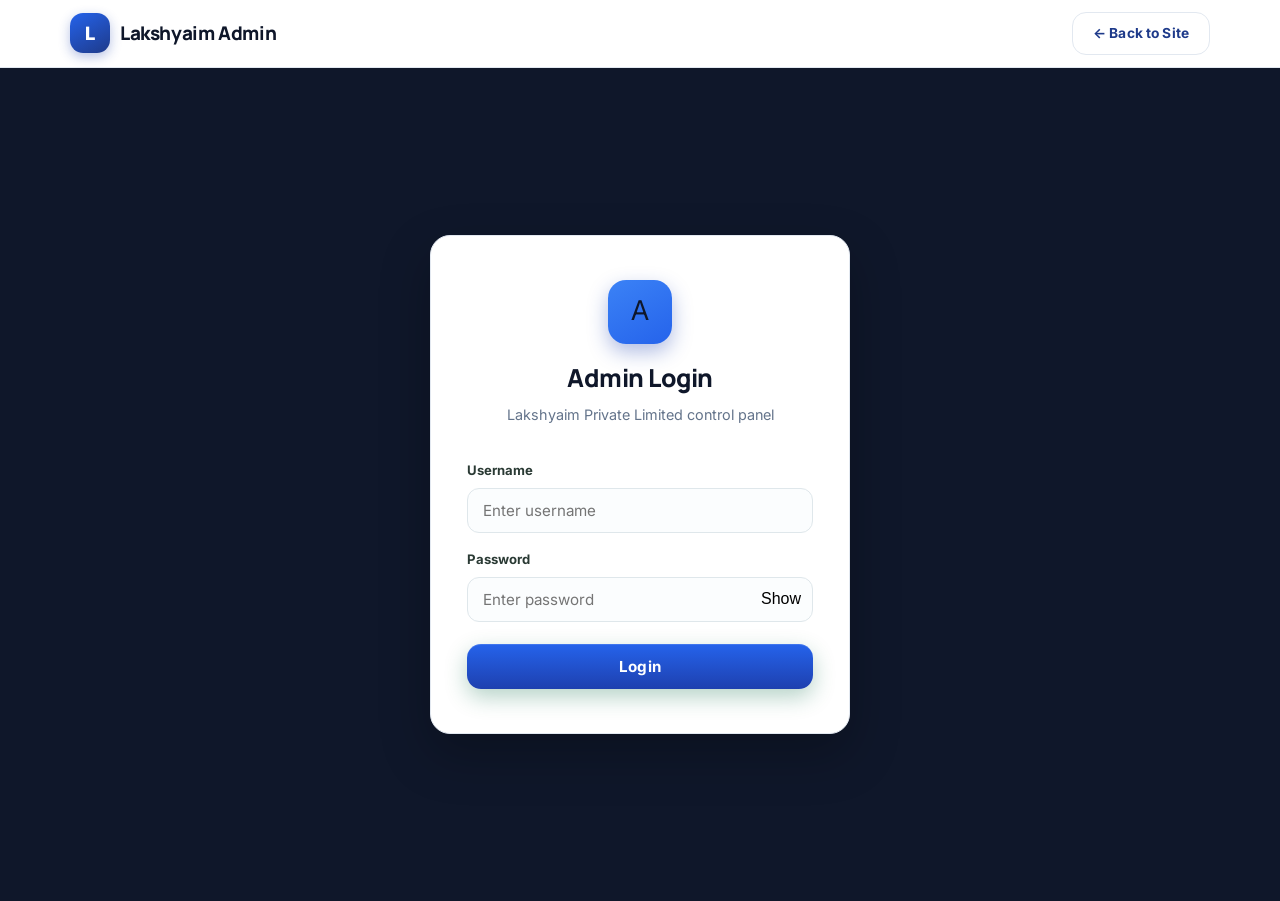
<file: admin.html>
﻿<!DOCTYPE html>
<html lang="en">
<head>
  <meta charset="UTF-8" />
  <meta name="viewport" content="width=device-width, initial-scale=1.0" />
  <title>Admin - Lakshyaim Private Limited</title>
  <link rel="icon" href="data:image/svg+xml,%3Csvg xmlns='http://www.w3.org/2000/svg' viewBox='0 0 100 100'%3E%3Crect width='100' height='100' rx='22' fill='%230d9b64'/%3E%3Ctext x='50' y='70' font-size='58' text-anchor='middle' fill='white' font-family='sans-serif' font-weight='800'%3EL%3C/text%3E%3C/svg%3E" />
  <link rel="preconnect" href="https://fonts.googleapis.com" />
  <link rel="preconnect" href="https://fonts.gstatic.com" crossorigin />
  <link href="https://fonts.googleapis.com/css2?family=Manrope:wght@500;600;700;800&family=Inter:wght@400;500;600;700;800&display=swap" rel="stylesheet" />
  <script>(function(){try{var t=localStorage.getItem('lakshyaim_theme');if(t)document.documentElement.setAttribute('data-theme',t);}catch(e){}})();</script>
  <link rel="stylesheet" href="styles.css?v=20261147" />
  <link rel="stylesheet" href="admin.css?v=20261147" />
  <link rel="manifest" href="manifest.json" />
  <meta name="theme-color" content="#1e40af" />
  <meta name="apple-mobile-web-app-capable" content="yes" />
  <meta name="apple-mobile-web-app-status-bar-style" content="default" />
  <meta name="apple-mobile-web-app-title" content="Lakshyaim" />
  <link rel="apple-touch-icon" href="data:image/svg+xml,%3Csvg xmlns='http://www.w3.org/2000/svg' viewBox='0 0 192 192'%3E%3Crect width='192' height='192' rx='40' fill='%231e40af'/%3E%3Ctext x='96' y='128' font-size='100' text-anchor='middle' fill='white' font-family='sans-serif' font-weight='800'%3EL%3C/text%3E%3C/svg%3E" />
</head>
<body class="admin-body">

  <!-- ===== Login header (login screen ke waqt hi dikhta hai) ===== -->
  <header class="navbar" id="loginHeader">
    <div class="container nav-inner">
      <a href="index.html" class="logo">
        <span class="logo-mark">L</span>
        <span class="logo-text">Lakshyaim Admin</span>
      </a>
      <div class="nav-actions">
        <a href="index.html" class="btn btn-outline btn-sm">← Back to Site</a>
      </div>
    </div>
  </header>

  <!-- ===== Login screen ===== -->
  <main class="login-wrap" id="loginScreen">
    <div class="login-card">
      <span class="login-icon">A</span>
      <h1>Admin Login</h1>
      <p class="login-sub">Lakshyaim Private Limited control panel</p>
      <form id="loginForm">
        <label for="username">Username</label>
        <input type="text" id="username" placeholder="Enter username" autocomplete="username" required />
        <label for="password">Password</label>
        <div class="pass-wrap">
          <input type="password" id="password" placeholder="Enter password" autocomplete="current-password" required />
          <button type="button" id="togglePass" aria-label="Show password">Show</button>
        </div>
        <p class="error-msg" id="errorMsg"></p>
        <button type="submit" class="btn">Login</button>
      </form>
      
    </div>
  </main>

  <!-- ===== Admin app shell (login ke baad) ===== -->
  <div class="ad-app" id="dashboard" style="display:none">

    <!-- Sidebar -->
    <aside class="ad-sidebar" id="adSidebar">
      <a href="index.html" class="ad-brand">
        <span class="logo-mark">L</span>
        <span>Lakshyaim Admin</span>
      </a>
      <nav class="ad-nav">
        <p class="ad-side-label">Menu</p>
        <button class="ad-link active" data-view="dashboard" data-title="Dashboard">Dashboard</button>
        <button class="ad-link" data-view="products" data-title="Products">Products</button>
        <button class="ad-link" data-view="orders" data-title="Orders">Orders</button>
        <button class="ad-link" data-view="analytics" data-title="Analytics">Analytics</button>
        <button class="ad-link" data-view="gallerymgmt" data-title="Gallery Manager">Gallery Manager</button>
        <button class="ad-link" data-view="database" data-title="Database">Database</button>
        <button class="ad-link" data-view="members" data-title="Members">Members</button>
        <button class="ad-link" data-view="content" data-title="Site Content">Site Content</button>
        <button class="ad-link" data-view="activity" data-title="Activity">Activity Log</button>
        <button class="ad-link" data-view="settings" data-title="Settings">Settings</button>
        <a href="index.html" class="ad-link">View Store</a>
        <a href="gallery.html" class="ad-link">Gallery</a>
      </nav>
      <div class="ad-side-bottom">
        <span class="ad-user" id="adUserChip">admin</span>
        <button class="btn btn-outline btn-sm" id="logoutBtn">Logout</button>
      </div>
    </aside>
    <div class="ad-overlay" id="adOverlay"></div>

    <!-- Main area -->
    <div class="ad-main">
      <header class="ad-topbar">
        <button class="ad-burger" id="adBurger" aria-label="Menu">Menu</button>
        <h1 class="ad-viewtitle" id="viewTitle">Dashboard</h1>
        <button class="icon-btn theme-toggle" id="themeToggle" aria-label="Switch to dark mode" style="background:var(--green-light);border-radius:11px;padding:7px 10px">Theme</button>
        <span class="ad-date" id="adDate"></span>
        <span class="ad-userchip" id="adUserChipTop">admin</span>
      </header>

      <div class="ad-content">

        <!-- ===== View: Dashboard ===== -->
        <div class="ad-view" id="view-dashboard">
          <div class="welcome-banner">
            <div class="wb-text">
              <h2 id="welcomeMsg">Welcome back!</h2>
              <p class="wb-sub">Yahan aaj ka poora update hai - orders, products aur store performance ek nazar me.</p>
            </div>
            <span class="wb-badge">Live</span>
          </div>

          <div class="dash-grid">
            <div class="dash-card">
              <span class="dash-ico">•</span>
              <span class="dash-trend">Live</span>
              <p class="dash-num" id="statOrders">0</p>
              <p class="dash-label">Total orders</p>
            </div>
            <div class="dash-card">
              <span class="dash-ico">•</span>
              <p class="dash-num" id="statPending">0</p>
              <p class="dash-label">Pending orders</p>
            </div>
            <div class="dash-card">
              <span class="dash-ico">•</span>
              <span class="dash-trend">Synced</span>
              <p class="dash-num" id="statProducts">0</p>
              <p class="dash-label">Products live</p>
            </div>
            <div class="dash-card">
              <span class="dash-ico">•</span>
              <span class="dash-trend">All time</span>
              <p class="dash-num" id="statRevenue">Rs 0</p>
              <p class="dash-label">Total revenue</p>
            </div>
          </div>

          <div class="qa-cards">
            <button class="qa-card" data-goto="products">
              <span class="qa-ico ico-green">•</span>
              <b>Add New Product</b>
              <span>Photo, price, rating ke saath naya product add karo</span>
            </button>
            <button class="qa-card" data-goto="products">
              <span class="qa-ico ico-amber">•</span>
              <b>Manage Catalog</b>
              <span>Edit / delete / search - poora catalog control</span>
            </button>
            <button class="qa-card" data-goto="orders">
              <span class="qa-ico ico-blue">•</span>
              <b>View Orders</b>
              <span>Status update karo - Pending → Shipped → Delivered</span>
            </button>
          </div>

        </div>

        <!-- ===== View: Products ===== -->
        <div class="ad-view" id="view-products" style="display:none">
          <div class="dash-panel" id="addProductPanel" style="margin-bottom:26px">
            <h2>Add New Product</h2>
            <form id="addProductForm" class="add-form">
              <div class="row">
                <label>Product name
                  <input type="text" id="pName" placeholder="e.g. Aloevera Concentrate - Mango" required />
                </label>
                <label>Emoji (sirf emoji wale product ke liye)
                  <input type="text" id="pEmoji" placeholder="emoji" maxlength="4" />
                </label>
              </div>
              <div class="row">
                <label>Photo (gallery se choose karo)
                  <select id="pImage">
                    <option value="">- Koi photo nahi (emoji dikhega) -</option>
                  </select>
                </label>
                <label>Photo focus (optional)
                  <input type="text" id="pImgPos" placeholder="e.g. 50% 60%" />
                </label>
              </div>
              <div class="row">
                <label>Photo zoom (optional - 1 = normal)
                  <input type="number" id="pImgZoom" step="0.1" min="1" max="3" placeholder="1" />
                </label>
                <div class="add-preview" id="addPreview" hidden>
                  <img id="addPreviewImg" alt="Photo preview" />
                </div>
              </div>
              <div class="row">
                <label>Tag (category)
                  <input type="text" id="pTag" placeholder="e.g. Digestive Health" required />
                </label>
                <label>Tag color
                  <select id="pTagClass">
                    <option value="tag-green">Green</option>
                    <option value="tag-pink">Pink</option>
                    <option value="tag-blue">Blue</option>
                  </select>
                </label>
              </div>
              <div class="row">
                <label>Price (₹)
                  <input type="number" id="pPrice" min="1" placeholder="1999" required />
                </label>
                <label>MRP (optional)
                  <input type="number" id="pMrp" min="0" placeholder="2499" />
                </label>
              </div>
              <div class="row">
                <label>Rating (1-5)
                  <input type="number" id="pRating" min="1" max="5" value="5" required />
                </label>
                <label>Reviews count
                  <input type="number" id="pReviews" min="0" value="0" required />
                </label>
              </div>
              <div class="row">
                <label style="grid-column:1/-1">Description
                  <textarea id="pDesc" placeholder="Product ka detailed description..." rows="3" style="width:100%;padding:10px 14px;border:1.5px solid var(--card-border);border-radius:10px;font-size:0.92rem;font-family:inherit;resize:vertical"></textarea>
                </label>
              </div>
              <div class="row">
                <label style="grid-column:1/-1">Benefits (comma separated)
                  <input type="text" id="pBenefits" placeholder="e.g. 18g Protein, Low sugar, Vegan friendly" />
                </label>
              </div>
              <div class="row">
                <label style="grid-column:1/-1">Ingredients
                  <textarea id="pIngredients" placeholder="Soy Protein, Vitamins, Minerals..." rows="2" style="width:100%;padding:10px 14px;border:1.5px solid var(--card-border);border-radius:10px;font-size:0.92rem;font-family:inherit;resize:vertical"></textarea>
                </label>
              </div>
              <div class="row">
                <label>How to Use
                  <input type="text" id="pUsage" placeholder="e.g. Mix 2 scoops with 250ml water" />
                </label>
                <label>Weight / Size
                  <input type="text" id="pWeight" placeholder="e.g. 550g" />
                </label>
              </div>
              <div class="row">
                <label>Servings
                  <input type="number" id="pServings" min="0" placeholder="21" />
                </label>
              </div>
              <button type="submit" class="btn">Save Product</button>
              <button type="button" class="btn btn-outline" id="resetProductsBtn">Reset to Default</button>
              <button type="button" class="btn btn-outline" id="downloadCatalogBtn">⬇ Download products.json</button>
            </form>
            <p class="form-msg" id="prodMsg"></p>
          </div>

          <div class="dash-panel" id="catalogPanel">
            <div class="search-row">
              <h2>Product Catalog (<span id="prodCount">0</span>)</h2>
              <input type="text" id="prodSearch" class="search-input" placeholder="🔍 Search by name ya tag..." />
            </div>
            <table class="orders-table">
              <thead>
                <tr><th>Image</th><th>Name</th><th>Tag</th><th>Price</th><th>MRP</th><th>Rating</th><th>Edit</th><th>Delete</th></tr>
              </thead>
              <tbody id="productTableBody"></tbody>
            </table>
          </div>
        </div>

        <!-- ===== View: Orders ===== -->
        <div class="ad-view" id="view-orders" style="display:none">
          <div class="dash-panel">
            <div class="search-row">
              <h2>Recent Orders <span style="font-size:0.78rem;color:var(--muted);font-weight:600">(checkout se place hue)</span></h2>
              <button class="btn btn-outline btn-sm" id="exportOrdersBtn">⬇ Orders CSV</button>
            </div>
            <table class="orders-table orders-table--rich">
              <thead>
                <tr><th>Order ID</th><th>Customer</th><th>Items</th><th>Amount</th><th>Payment</th><th>Status</th><th></th></tr>
              </thead>
              <tbody id="ordersTableBody"></tbody>
            </table>
          </div>
        </div>

        <!-- ===== View: Content (CMS) ===== -->
        <div class="ad-view" id="view-content" style="display:none">
          <div class="dash-panel">
            <div class="search-row">
              <h2>Site Content Editor</h2>
              <div class="panel-actions">
                <button class="btn btn-outline btn-sm" id="exportContentBtn">⬇ Export JSON</button>
                <label class="btn btn-outline btn-sm" for="importContentFile" style="cursor:pointer">⬆ Import JSON</label>
                <input type="file" id="importContentFile" accept=".json" hidden />
              </div>
            </div>
            <p class="co-note">
              Website ke har section ka content yahan se edit karo - save karte hi
              homepage par turant apply ho jayega (usi browser me). Sab visitors ke liye
              permanent karne ke liye <b>Export JSON</b> karke mujhe file de dena.
            </p>
            <div id="cmsEditor"></div>
            <div class="cms-save-row">
              <button class="btn" id="saveContentBtn">💾 Save All Content</button>
            </div>
            <p class="form-msg" id="cmsMsg"></p>
          </div>
        </div>

        <!-- ===== View: Analytics ===== -->
        <div class="ad-view" id="view-analytics" style="display:none">
          <div class="kpi-grid-12" id="analyticsKpis"></div>

          <div class="dash-panel" style="margin-bottom:24px">
            <h2>Revenue Trend - Order by Order</h2>
            <div id="chartTrend"></div>
          </div>

          <div class="analytics-grid" style="margin-bottom:24px">
            <div class="dash-panel">
              <h2>Revenue - Last Orders</h2>
              <div class="chart-bars" id="chartRevenue"></div>
            </div>
            <div class="dash-panel">
              <h2>Order Status</h2>
              <div class="donut-wrap">
                <div class="donut" id="donutStatus"><span class="donut-center" id="donutTotal">0</span></div>
                <div class="legend" id="statusLegend"></div>
              </div>
            </div>
            <div class="dash-panel">
              <h2>Payment Split</h2>
              <div class="hbars" id="chartPay"></div>
            </div>
            <div class="dash-panel">
              <h2>Top Products</h2>
              <div class="hbars" id="chartTop"></div>
            </div>
          </div>

          <div class="analytics-grid" style="margin-bottom:24px">
            <div class="dash-panel">
              <h2>Catalog by Category</h2>
              <div class="hbars" id="chartCategory"></div>
            </div>
            <div class="dash-panel">
              <h2>Members Growth</h2>
              <div class="hbars" id="chartMembers"></div>
            </div>
          </div>

          <div class="dash-panel" id="gstReportPanel">
            <h2>GST Report</h2>
            <p class="co-note" id="gstReportNote"></p>
            <table class="orders-table" id="gstTable" style="display:none">
              <thead>
                <tr><th>Order ID</th><th>Customer</th><th>Total</th><th>GST (<span id="gstRateLabel"></span>%)</th></tr>
              </thead>
              <tbody id="gstTableBody"></tbody>
            </table>
          </div>
        </div>

        <!-- ===== View: Gallery Manager ===== -->
        <div class="ad-view" id="view-gallerymgmt" style="display:none">
          <div class="dash-panel" style="margin-bottom:24px">
            <div class="search-row">
              <h2>Upload Photos</h2>
              <label class="btn btn-sm" for="galleryUpload" style="cursor:pointer">📁 Choose Photos</label>
              <input type="file" id="galleryUpload" accept="image/*" multiple hidden />
            </div>
            <p class="co-note">Photos auto-compress hoti hain (max 900px, ~100KB). Upload karne ke baad shop gallery me live ho jayengi. Total limit: 20 uploaded photos.</p>
          </div>
          <div class="dash-panel">
            <div class="search-row">
              <h2>Gallery Manager</h2>
              <span class="prod-count-chip" id="gmCount">0 / 0 visible</span>
            </div>
            <p class="co-note" style="margin-bottom:14px">👁 Visible = homepage + gallery page par dikhega · 🚫 Hidden = sirf yahan rahega · 🗑 sirf uploaded photos delete hote hain</p>
            <div class="gm-grid" id="gmGrid"></div>
          </div>
        </div>

        <!-- ===== View: Database ===== -->
        <div class="ad-view" id="view-database" style="display:none">
          <div class="db-kpis" id="dbKpis"></div>
          <div class="dash-panel">
            <div class="search-row">
              <h2>Data Storage</h2>
              <button class="btn btn-outline btn-sm" id="exportAllBtn">⬇ Export All (JSON)</button>
            </div>
            <table class="orders-table">
              <thead>
                <tr><th>Collection</th><th>Records</th><th>Size</th><th>Actions</th></tr>
              </thead>
              <tbody id="dbTableBody"></tbody>
            </table>
            <p class="co-note">Ye browser ka local database hai (localStorage) - products, orders, members, content sab yahan store hote hain. Export JSON se backup lo.</p>
          </div>
        </div>

        <!-- ===== View: Members ===== -->
        <div class="ad-view" id="view-members" style="display:none">
          <div class="dash-panel">
            <div class="search-row">
              <h2>Members <span style="font-size:0.78rem;color:var(--muted);font-weight:600">(homepage join form se)</span></h2>
              <button class="btn btn-outline btn-sm" id="exportMembersBtn">⬇ Members CSV</button>
            </div>
            <table class="orders-table">
              <thead>
                <tr><th>Email</th><th>Joined</th></tr>
              </thead>
              <tbody id="membersTableBody"></tbody>
            </table>
          </div>
        </div>

        <!-- ===== View: Activity Log ===== -->
        <div class="ad-view" id="view-activity" style="display:none">
          <div class="dash-panel">
            <div class="search-row">
              <h2>Activity Log</h2>
              <button class="btn btn-outline btn-sm" id="clearActivityBtn">Clear log</button>
            </div>
            <ul class="activity-list" id="activityList"></ul>
          </div>
        </div>

        <!-- ===== View: Settings ===== -->
        <div class="ad-view" id="view-settings" style="display:none">
          <div class="dash-panel settings-panel">
            <h2>Store Settings</h2>

            <!-- Branding - Logo -->
            <div class="settings-group">
              <div class="settings-group-head">
                <span class="settings-group-icon">L</span>
                <div>
                  <h3>Branding - Website Logo</h3>
                  <p class="settings-group-sub">Site header aur sidebar ka logo upload karo (PNG/JPG/SVG, auto-compress)</p>
                </div>
              </div>
              <div class="logo-upload-row">
                <div class="logo-preview" id="logoPreview"><span class="logo-mark">L</span></div>
                <div class="logo-upload-actions">
                  <label class="btn btn-sm" for="logoFile" style="cursor:pointer">Upload Logo</label>
                  <input type="file" id="logoFile" accept="image/*" hidden />
                  <button type="button" class="btn btn-outline btn-sm" id="removeLogoBtn">Remove Logo</button>
                  <p class="co-note" style="margin:8px 0 0">Header aur sidebar me turant apply ho jayega. Remove karne par default L mark dikhega.</p>
                </div>
              </div>
            </div>

            <!-- Shipping -->
            <div class="settings-group">
              <div class="settings-group-head">
                <span class="settings-group-icon">S</span>
                <div>
                  <h3>Shipping and Delivery</h3>
                  <p class="settings-group-sub">Free shipping threshold aur fee set karo</p>
                </div>
              </div>
              <form id="settingsForm" class="add-form">
                <div class="row">
                  <label>Free shipping threshold (Rs)
                    <input type="number" id="setFreeOver" min="0" placeholder="2999" />
                  </label>
                  <label>Shipping fee (Rs) - threshold se neeche
                    <input type="number" id="setShipFee" min="0" placeholder="99" />
                  </label>
                </div>
                <button type="submit" class="btn">Save Shipping</button>
              </form>
              <p class="form-msg" id="settingsMsg"></p>
              <p class="co-note">Cart and checkout pages par turant apply hoti hain.</p>
            </div>

            <!-- Company Details -->
            <div class="settings-group">
              <div class="settings-group-head">
                <span class="settings-group-icon">C</span>
                <div>
                  <h3>Company Details</h3>
                  <p class="settings-group-sub">Invoice par company ka naam, address, phone aur email dikhega</p>
                </div>
              </div>
              <div class="row">
                <label>Company Name
                  <input type="text" id="setCompanyName" placeholder="Lakshyaim Private Limited" />
                </label>
                <label>Company Phone
                  <input type="tel" id="setCompanyPhone" placeholder="+91 9999999999" />
                </label>
              </div>
              <div class="row">
                <label>Company Email
                  <input type="email" id="setCompanyEmail" placeholder="info@lakshyaim.com" />
                </label>
                <label>Company Address
                  <input type="text" id="setCompanyAddress" placeholder="Street, City, State - PIN" />
                </label>
              </div>
              <button type="button" class="btn btn-outline" id="saveCompanyBtn">Save Company Details</button>
              <p class="form-msg" id="companyMsg"></p>
            </div>

            <!-- GST -->
            <div class="settings-group">
              <div class="settings-group-head">
                <span class="settings-group-icon">G</span>
                <div>
                  <h3>GST Details</h3>
                  <p class="settings-group-sub">GSTIN aur rate set karo - checkout par auto-calculate hoga</p>
                </div>
              </div>
              <div class="row">
                <label>GSTIN (optional - checkout par dikhega)
                  <input type="text" id="setGstin" placeholder="e.g. 23ABCDE1234F1Z5" maxlength="15" />
                </label>
                <label>GST rate (%) - 0 = off
                  <input type="number" id="setGstRate" min="0" max="28" placeholder="18" value="18" />
                </label>
              </div>
              <button type="button" class="btn btn-outline" id="saveGstBtn">Save GST</button>
              <p class="form-msg" id="gstMsg"></p>
              <p class="co-note">GST amount checkout par automatically calculate hoga based on subtotal.</p>
            </div>

            <!-- Admin Credentials -->
            <div class="settings-group">
              <div class="settings-group-head">
                <span class="settings-group-icon">A</span>
                <div>
                  <h3>Admin Credentials</h3>
                  <p class="settings-group-sub">Admin login username aur password update karo</p>
                </div>
              </div>
              <div class="row">
                <label>New Username
                  <input type="text" id="adminNewUser" placeholder="admin" autocomplete="username" />
                </label>
                <label>New Password
                  <input type="password" id="adminNewPass" placeholder="********" autocomplete="new-password" />
                </label>
              </div>
              <div class="row">
                <label>Confirm Password
                  <input type="password" id="adminConfirmPass" placeholder="********" autocomplete="new-password" />
                </label>
              </div>
              <button type="button" class="btn" id="saveAdminCredsBtn">Update Credentials</button>
              <p class="form-msg" id="adminCredsMsg"></p>
              <p class="co-note">Update ke baad naye credentials se login karo. Purane credentials kaam nahi karenge.</p>
            </div>

            <!-- Social Media Links -->
            <div class="settings-group">
              <div class="settings-group-head">
                <span class="settings-group-icon">S</span>
                <div>
                  <h3>Social Media Links</h3>
                  <p class="settings-group-sub">Footer social icons ke URLs set karo</p>
                </div>
              </div>
              <div class="row">
                <label>Instagram URL
                  <input type="url" id="socialInstagramUrl" placeholder="https://instagram.com/yourpage" />
                </label>
                <label>Facebook URL
                  <input type="url" id="socialFacebookUrl" placeholder="https://facebook.com/yourpage" />
                </label>
              </div>
              <div class="row">
                <label>YouTube URL
                  <input type="url" id="socialYoutubeUrl" placeholder="https://youtube.com/@yourchannel" />
                </label>
                <label>WhatsApp URL
                  <input type="url" id="socialWhatsappUrl" placeholder="https://wa.me/919999999999" />
                </label>
              </div>
              <div class="row">
                <label>X (Twitter) URL
                  <input type="url" id="socialTwitterUrl" placeholder="https://x.com/yourhandle" />
                </label>
              </div>
              <button type="button" class="btn" id="saveSocialBtn">Save Social Links</button>
              <p class="form-msg" id="socialMsg"></p>
            </div>

            <!-- Payment Gateway - Razorpay Only -->
            <div class="settings-group">
              <div class="settings-group-head">
                <span class="settings-group-icon">P</span>
                <div>
                  <h3>Payment Gateway - Razorpay</h3>
                  <p class="settings-group-sub">Razorpay keys configure karo - checkout par Razorpay payment option dikhega</p>
                </div>
              </div>
              <div class="pay-opts" style="margin-bottom:12px">
                <label class="pay-opt"><input type="checkbox" id="payRzp" checked /> Razorpay (Online Payment)</label>
              </div>
              <div class="row">
                <label>Razorpay Key ID (rzp_test_... / rzp_live_...)
                  <input type="text" id="payRzpKey" placeholder="rzp_test_xxxxxxxxxx" />
                </label>
                <label>Razorpay Key Secret (for backend verification)
                  <input type="password" id="payRzpSecret" placeholder="Enter key secret" />
                </label>
              </div>
              <div class="row">
                <label>API Key ID (optional - for custom integration)
                  <input type="text" id="apiKeyId" placeholder="api_key_id" />
                </label>
                <label>API Key Secret (optional - for custom integration)
                  <input type="password" id="apiKeySecret" placeholder="api_key_secret" />
                </label>
              </div>
              <label>Checkout payment note
                <input type="text" id="payNote" placeholder="Secure payment via Razorpay" />
              </label>
              <p class="co-note" style="margin-bottom:14px">Razorpay on karne par checkout me Razorpay option dikhega. Live keys integrate hone tak demo mode me order record hota hai.</p>
              <button type="button" class="btn" id="savePaymentBtn">Save Payment Settings</button>
              <p class="form-msg" id="payMsg"></p>
            </div>
          </div>
        </div>

      </div>
    </div>
  </div>

  <script src="products.js?v=20261147"></script>
  <script src="site-content.js?v=20261147"></script>
  <script src="admin.js?v=20261147"></script>
  <script src="theme.js?v=20261147"></script>
  <script>
    if ('serviceWorker' in navigator) {
      navigator.serviceWorker.register('sw.js').catch(() => {});
    }
  </script>
</body>
</html>
</file>
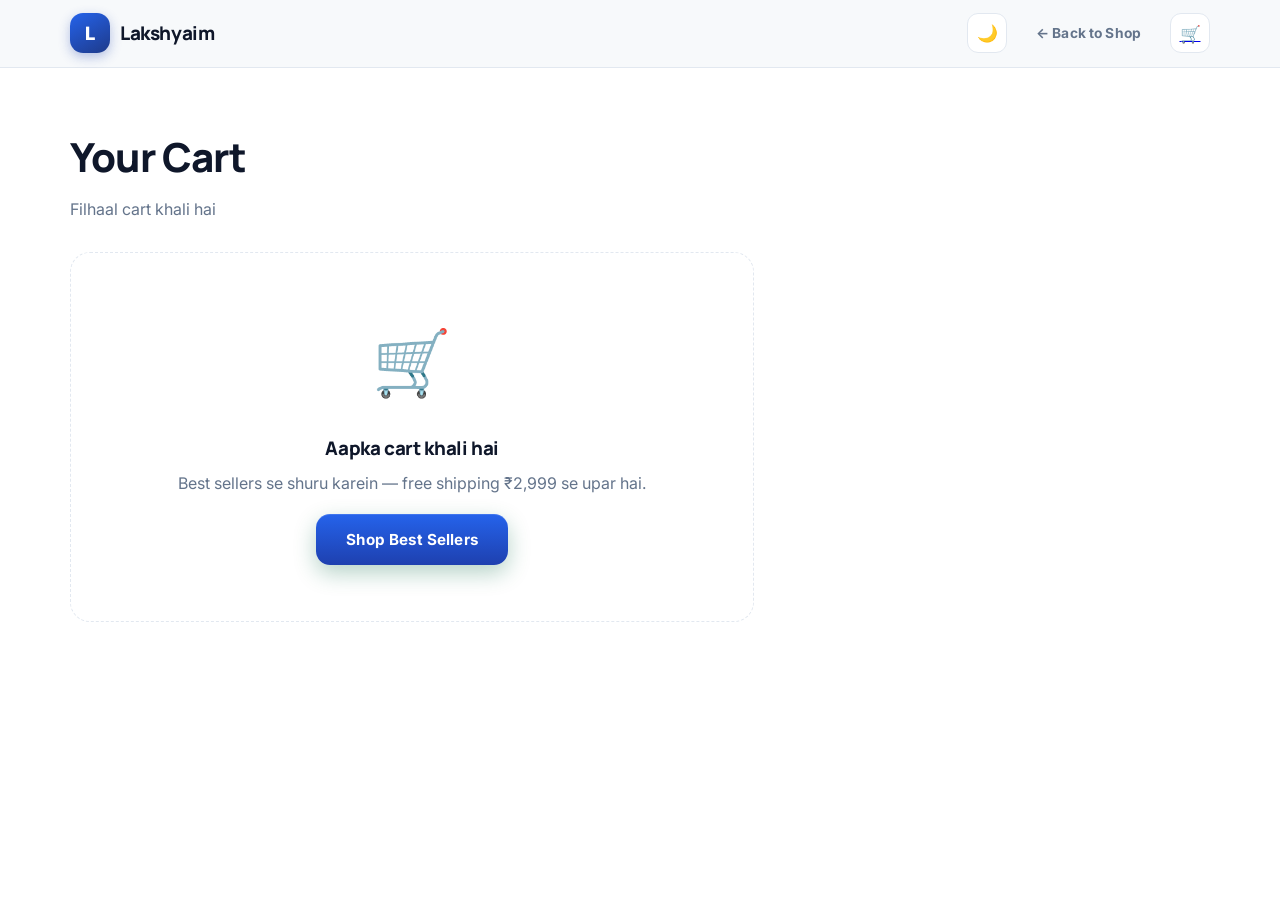
<file: cart.html>
﻿<!DOCTYPE html>
<html lang="en">
<head>
  <meta charset="UTF-8" />
  <meta name="viewport" content="width=device-width, initial-scale=1.0" />
  <title>Your Cart – Lakshyaim Private Limited</title>
  <link rel="icon" href="data:image/svg+xml,%3Csvg xmlns='http://www.w3.org/2000/svg' viewBox='0 0 100 100'%3E%3Crect width='100' height='100' rx='22' fill='%230d9b64'/%3E%3Ctext x='50' y='70' font-size='58' text-anchor='middle' fill='white' font-family='sans-serif' font-weight='800'%3EL%3C/text%3E%3C/svg%3E" />
  <link rel="preconnect" href="https://fonts.googleapis.com" />
  <link rel="preconnect" href="https://fonts.gstatic.com" crossorigin />
  <link href="https://fonts.googleapis.com/css2?family=Manrope:wght@500;600;700;800&family=Inter:wght@400;500;600;700;800&display=swap" rel="stylesheet" />
  <script>(function(){try{var t=localStorage.getItem('lakshyaim_theme');if(t)document.documentElement.setAttribute('data-theme',t);}catch(e){}})();</script>
  <link rel="stylesheet" href="styles.css?v=20261147" />
  <link rel="manifest" href="manifest.json" />
  <meta name="theme-color" content="#1e40af" />
  <meta name="apple-mobile-web-app-capable" content="yes" />
  <meta name="apple-mobile-web-app-status-bar-style" content="default" />
  <meta name="apple-mobile-web-app-title" content="Lakshyaim" />
  <link rel="apple-touch-icon" href="data:image/svg+xml,%3Csvg xmlns='http://www.w3.org/2000/svg' viewBox='0 0 192 192'%3E%3Crect width='192' height='192' rx='40' fill='%231e40af'/%3E%3Ctext x='96' y='128' font-size='100' text-anchor='middle' fill='white' font-family='sans-serif' font-weight='800'%3EL%3C/text%3E%3C/svg%3E" />
</head>
<body>

  <header class="navbar">
    <div class="container nav-inner">
      <a href="index.html" class="logo">
        <span class="logo-mark">L</span>
        <span class="logo-text">Lakshyaim</span>
      </a>
      <div class="nav-actions">
        <button class="icon-btn theme-toggle" id="themeToggle" aria-label="Switch to dark mode">🌙</button>
        <a href="index.html" class="btn btn-sm btn-ghost">← Back to Shop</a>
        <a href="cart.html" class="icon-btn" aria-label="Cart">🛒 <span class="cart-count">0</span></a>
      </div>
    </div>
  </header>

  <main class="page-wrap">
    <div class="container">
      <h1 class="page-title">Your Cart</h1>
      <p class="page-sub" id="itemCountLine"></p>

      <div class="cart-layout">
        <div class="cart-items" id="cartItems"></div>
        <aside class="summary-card" id="summaryCard">
          <h2>Order Summary</h2>
          <div class="sum-row"><span>Subtotal</span><b id="sumSub">₹0</b></div>
          <div class="sum-row"><span>Shipping</span><b id="sumShip">FREE</b></div>
          <div class="free-ship-hint" id="freeHint"></div>
          <div class="sum-row sum-total"><span>Total</span><b id="sumTotal">₹0</b></div>
          <p class="sum-note">🔒 Secure checkout · COD / UPI / Card support karta hai</p>
          <a href="checkout.html" class="btn btn-full" id="checkoutBtn">Proceed to Checkout →</a>
          <a href="index.html#products" class="summary-link">Continue shopping</a>
        </aside>
      </div>
    </div>
  </main>

  <script src="products.js?v=20261147"></script>
  <script src="cart.js"></script>
  <script>
    // ===== Cart page render =====
    const itemsEl = document.getElementById("cartItems");
    const countLine = document.getElementById("itemCountLine");
    const fmt = (n) => "₹" + Number(n).toLocaleString("en-IN");

    // Self-heal: purani cart entries (image/mrp gayab) ko catalog se repair karo
    async function healCart() {
      let changed = false;
      const cart = getCart();
      try {
        const list = await fetch("product/products.json").then((r) => r.json());
        cart.forEach((i) => {
          const p = list.find((x) => x.name === i.name);
          if (!p) return;
          if (!i.image && p.image) {
            i.image = p.image;
            i.imgPos = p.imgPos || "";
            i.imgZoom = p.imgZoom || 0;
            changed = true;
          }
          if (!i.emoji && p.emoji) { i.emoji = p.emoji; changed = true; }
          if (!i.price && p.price) { i.price = p.price; changed = true; }
        });
      } catch { /* catalog load na ho to ignore */ }
      if (changed) saveCart(cart);
      return cart;
    }

    function shippingProgress(sub) {
      const hint = document.getElementById("freeHint");
      const threshold = freeShipOver();
      if (sub <= 0) { hint.textContent = ""; return; }
      if (sub >= threshold) {
        hint.textContent = "🎉 Aapki shipping FREE hai!";
        return;
      }
      const need = threshold - sub;
      hint.innerHTML =
        "Add <b>" + fmt(need) + "</b> more for FREE shipping" +
        '<span class="free-bar"><span class="free-bar-fill" style="width:' +
        Math.min(100, (sub / threshold) * 100).toFixed(0) + '%"></span></span>';
    }

    function render() {
      const cart = getCart();
      const count = cart.reduce((n, i) => n + i.qty, 0);
      countLine.textContent = count
        ? count + (count === 1 ? " item" : " items") + " aapke cart me hain"
        : "Filhaal cart khali hai";

      if (!cart.length) {
        itemsEl.innerHTML =
          '<div class="cart-empty"><p class="empty-emoji">🛒</p><h3>Aapka cart khali hai</h3>' +
          "<p>Best sellers se shuru karein — free shipping " + fmt(freeShipOver()) + " se upar hai.</p>" +
          '<a href="#" class="btn">Shop Best Sellers</a></div>';
        document.getElementById("summaryCard").style.display = "none";
        return;
      }
      document.getElementById("summaryCard").style.display = "";

      itemsEl.innerHTML = cart
        .map(
          (i) =>
            '<div class="cart-item">' +
            cartThumbHTML(i, "ci-thumb") +
            '<div class="ci-info">' +
            '<p class="ci-name">' + i.name + "</p>" +
            '<p class="ci-unit">' + fmt(i.price) +
            (i.mrp && i.mrp > i.price ? ' <s style="font-size:0.78rem;opacity:0.6">' + fmt(i.mrp) + "</s>" : "") +
            " / unit</p>" +
            '<p class="ci-line">Line total · <b>' + fmt(i.price * i.qty) + "</b></p>" +
            "</div>" +
            '<div class="ci-ctrl">' +
            '<div class="qty-stepper">' +
            '<button data-act="dec" data-name="' + i.name + '" aria-label="Decrease">−</button>' +
            "<b>" + i.qty + "</b>" +
            '<button data-act="inc" data-name="' + i.name + '" aria-label="Increase">+</button>' +
            "</div>" +
            '<button class="rm-btn" data-act="rm" data-name="' + i.name + '">🗑 Remove</button>' +
            "</div>" +
            "</div>"
        )
        .join("");

      const sub = cartSubtotal();
      const ship = shippingFee(sub);
      document.getElementById("sumSub").textContent = fmt(sub);
      document.getElementById("sumShip").textContent = ship === 0 ? "FREE" : fmt(ship);
      document.getElementById("sumTotal").textContent = fmt(sub + ship);
      shippingProgress(sub);
    }

    // stepper/remove — event delegation
    itemsEl.addEventListener("click", (e) => {
      const btn = e.target.closest("[data-act]");
      if (!btn) return;
      const name = btn.dataset.name;
      const item = getCart().find((i) => i.name === name);
      if (!item) return;
      if (btn.dataset.act === "inc") setQty(name, item.qty + 1);
      else if (btn.dataset.act === "dec") setQty(name, item.qty - 1);
      else removeFromCart(name);
      render();
    });

    // pehle healing, phir render
    healCart().then(render);
  </script>
  <script src="theme.js?v=20261147"></script>
  <script>
    if ('serviceWorker' in navigator) {
      navigator.serviceWorker.register('sw.js').catch(() => {});
    }
  </script>
</body>
</html>
</file>
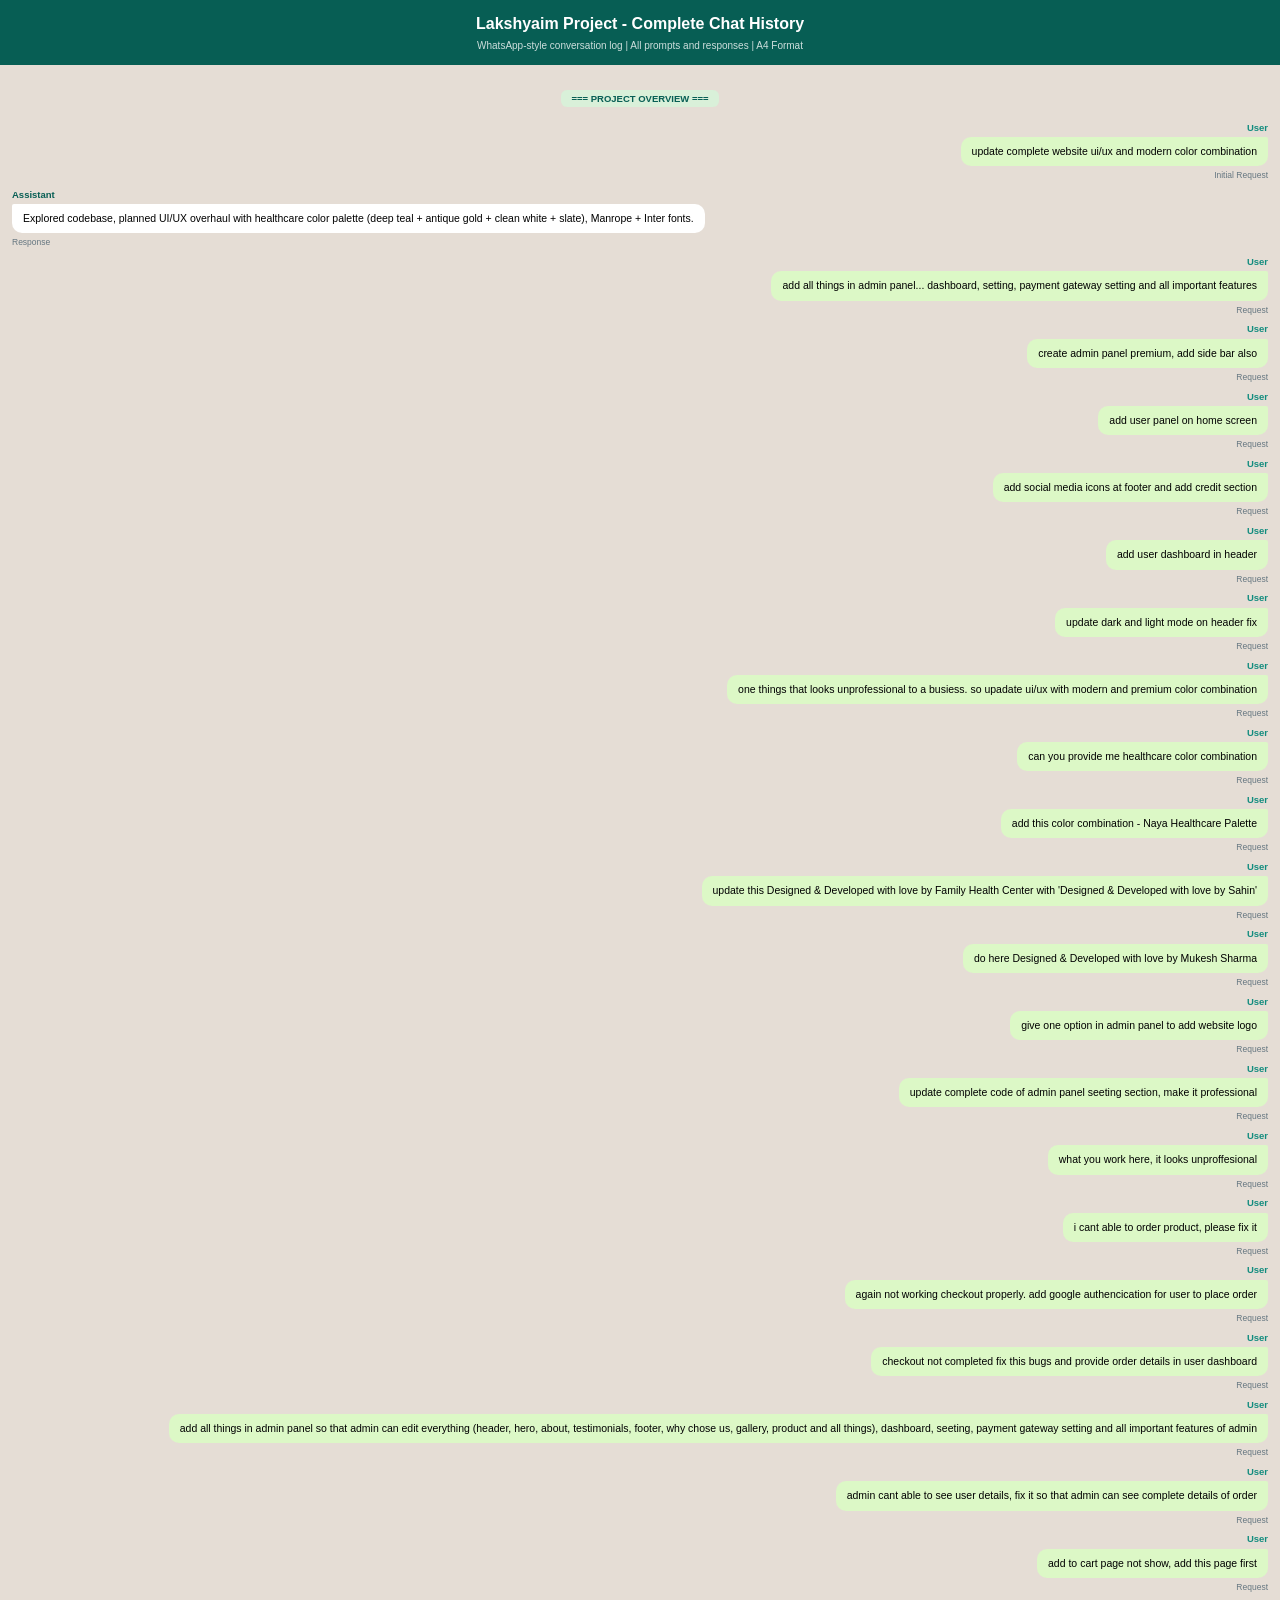
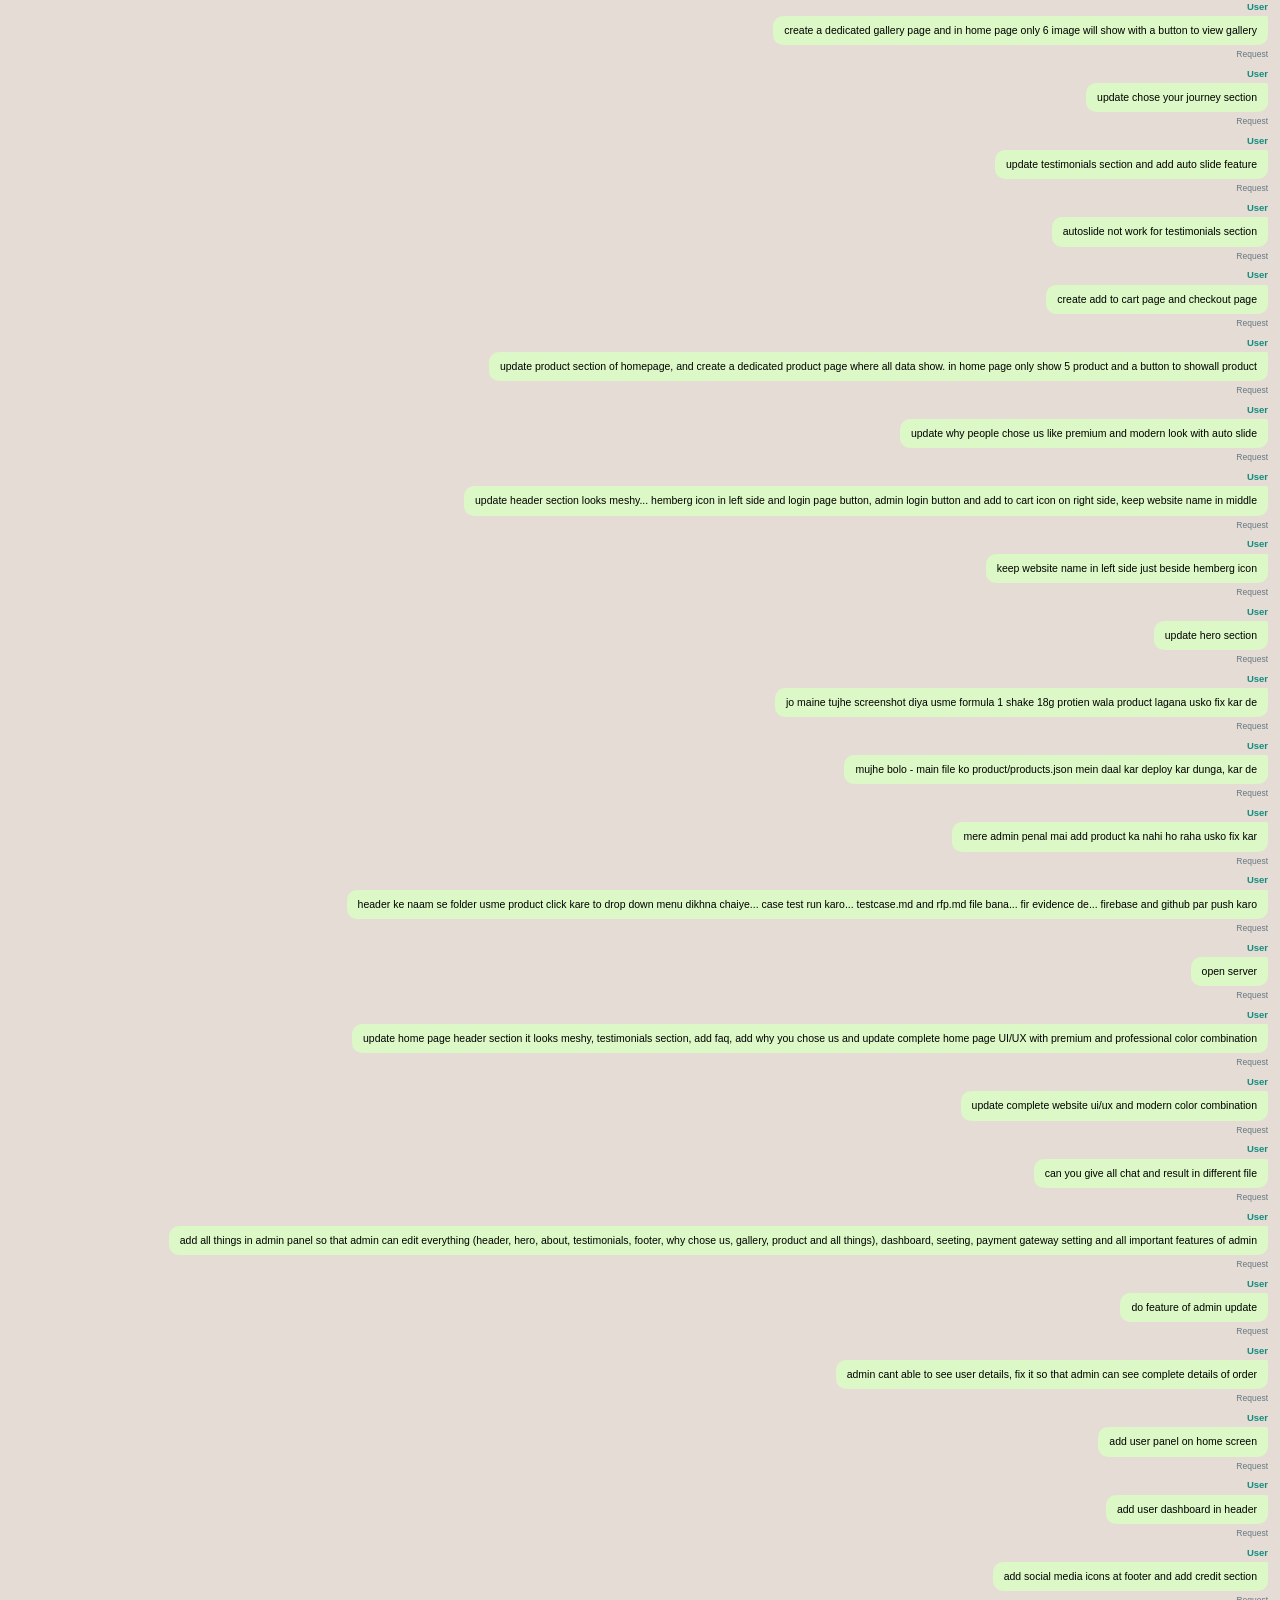
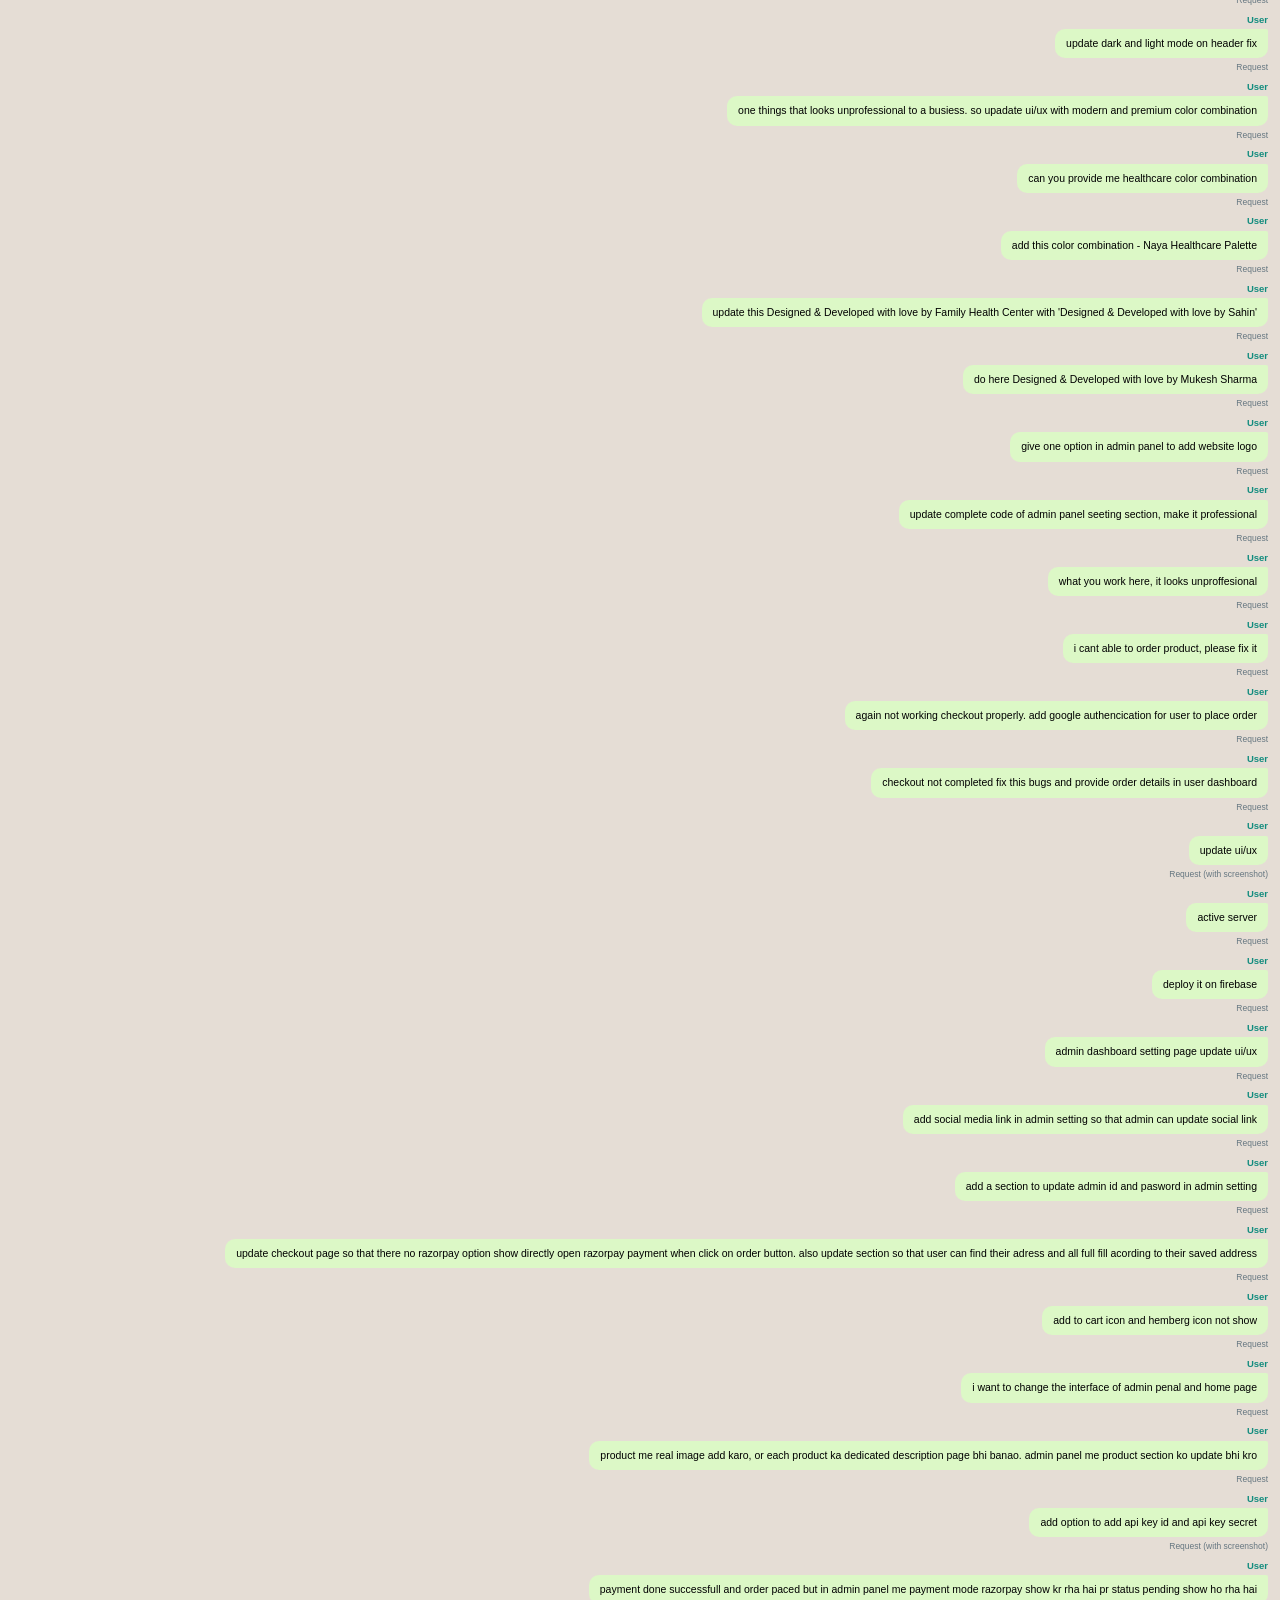
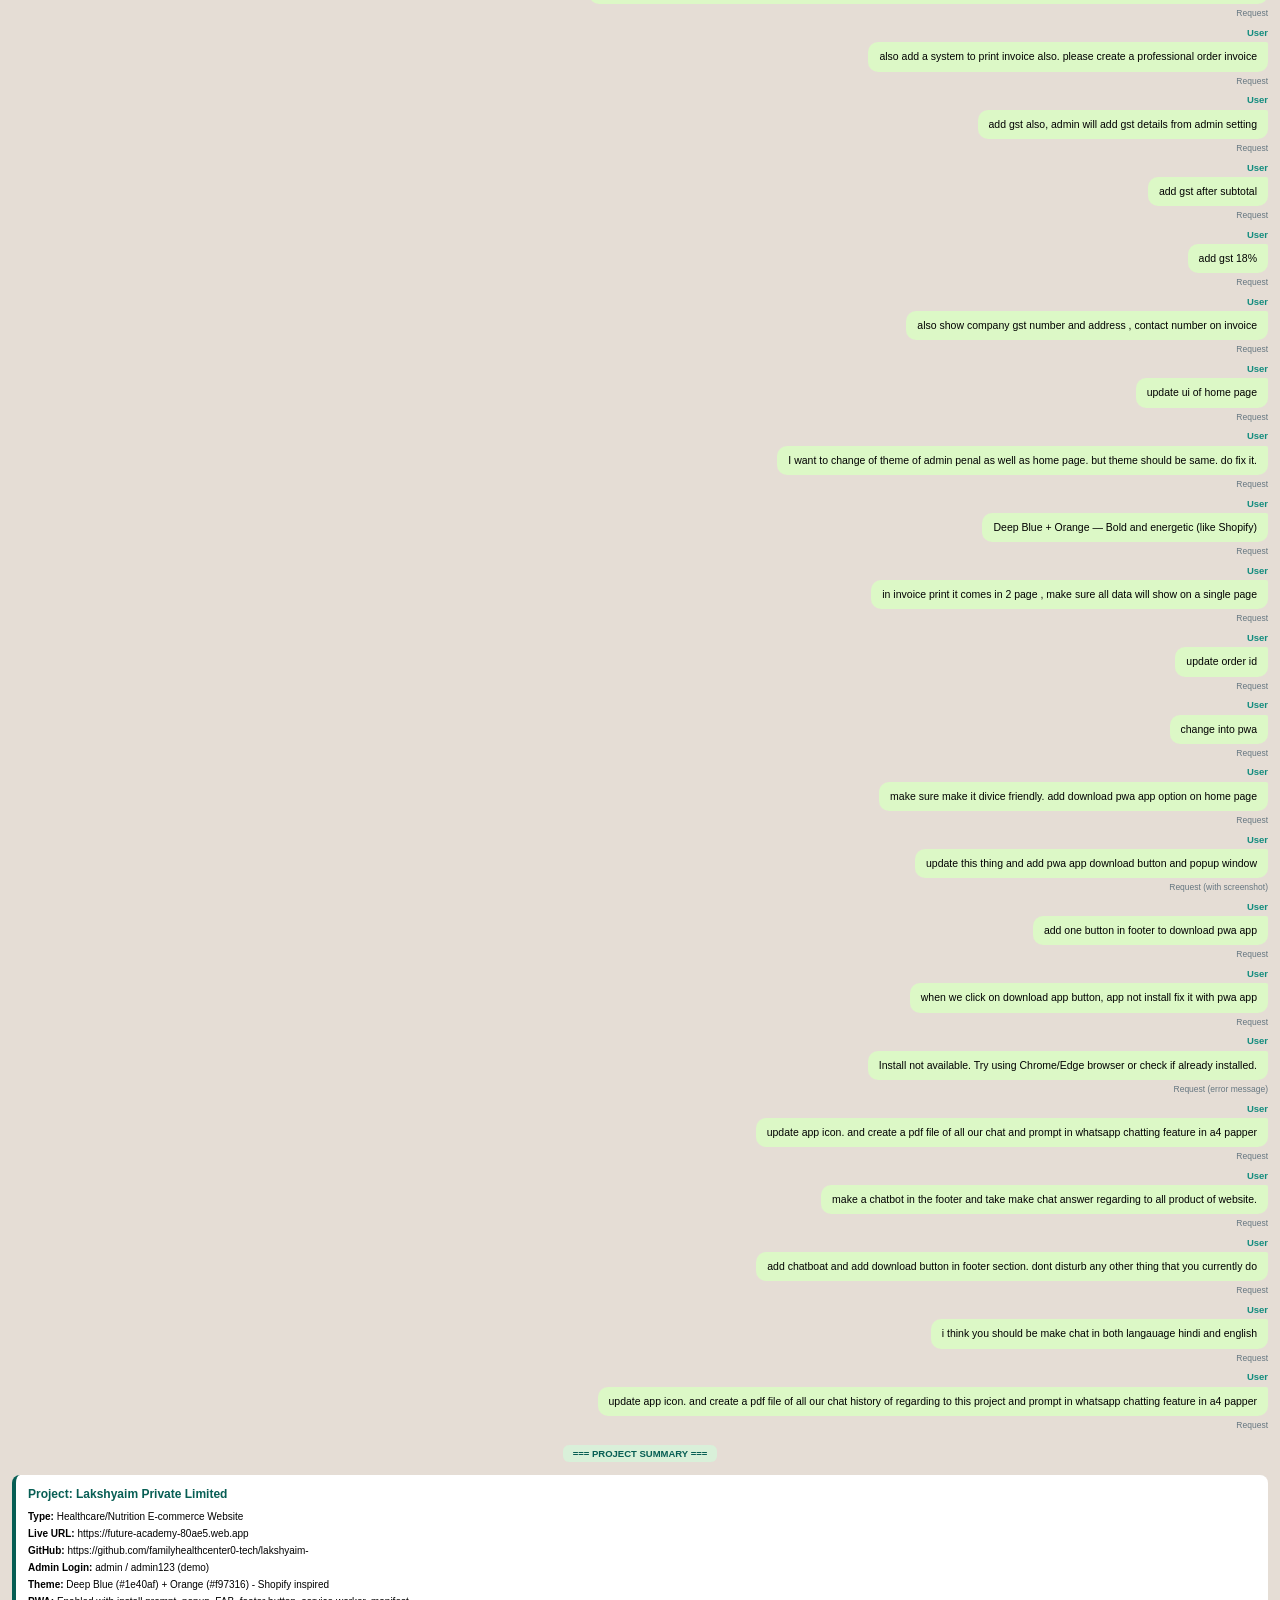
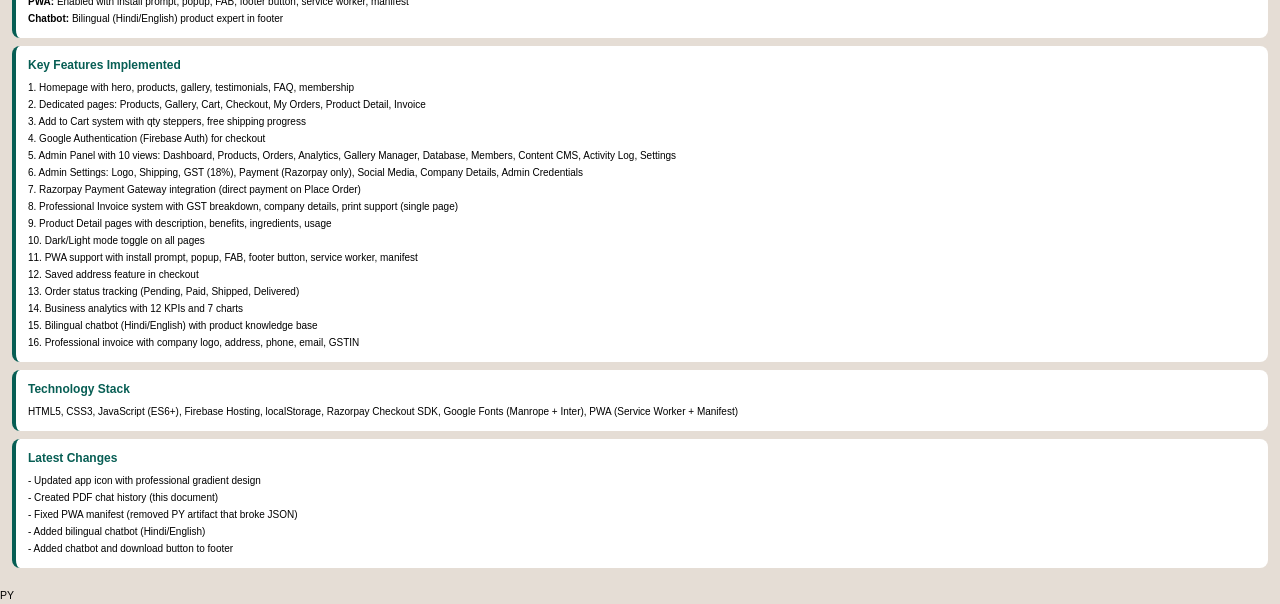
<file: chat-history.html>
<!DOCTYPE html>
<html lang="en">
<head>
<meta charset="UTF-8">
<title>Lakshyaim Project - Complete Chat History</title>
<style>
  @page { size: A4; margin: 10mm; }
  * { margin: 0; padding: 0; box-sizing: border-box; }
  body {
    font-family: "Segoe UI", Arial, sans-serif;
    background: #e5ddd5;
    color: #000;
    font-size: 10.5px;
    line-height: 1.5;
  }
  .header {
    background: #075e54;
    color: white;
    padding: 12px 16px;
    text-align: center;
  }
  .header h1 { font-size: 16px; margin: 0; }
  .header p { font-size: 10px; opacity: 0.8; margin: 2px 0 0; }
  .chat-container { padding: 12px; }
  .msg { margin-bottom: 6px; display: flex; flex-direction: column; }
  .msg.user { align-items: flex-end; }
  .msg.assistant { align-items: flex-start; }
  .msg-bubble {
    max-width: 88%;
    padding: 7px 11px;
    border-radius: 10px;
    word-wrap: break-word;
    white-space: pre-wrap;
    font-size: 10.5px;
    line-height: 1.45;
  }
  .msg.user .msg-bubble { background: #dcf8c6; border-top-right-radius: 2px; }
  .msg.assistant .msg-bubble { background: #ffffff; border-top-left-radius: 2px; }
  .msg-label { font-size: 9.5px; font-weight: 700; margin-bottom: 2px; color: #075e54; }
  .msg.user .msg-label { color: #128c7e; text-align: right; }
  .msg-time { font-size: 8.5px; color: #667781; margin-top: 3px; }
  .msg.user .msg-time { text-align: right; }
  .msg.assistant .msg-time { text-align: left; }
  .section-divider {
    text-align: center;
    margin: 14px 0;
  }
  .section-divider span {
    background: #d9f0d9;
    padding: 3px 10px;
    border-radius: 6px;
    font-size: 9.5px;
    color: #075e54;
    font-weight: 700;
  }
  .summary-box {
    background: #fff;
    border-radius: 8px;
    padding: 10px 12px;
    margin: 8px 0;
    border-left: 4px solid #075e54;
    font-size: 10px;
  }
  .summary-box h2 { color: #075e54; font-size: 12px; margin: 0 0 6px; }
  .summary-box p { margin: 2px 0; }
  @media print {
    body { background: #fff; }
    .msg-bubble { box-shadow: none; }
  }
</style>
</head>
<body>
<div class="header">
  <h1>Lakshyaim Project - Complete Chat History</h1>
  <p>WhatsApp-style conversation log | All prompts and responses | A4 Format</p>
</div>
<div class="chat-container">

<div class="section-divider"><span>=== PROJECT OVERVIEW ===</span></div>

<div class="msg user"><div class="msg-label">User</div><div class="msg-bubble">update complete website ui/ux and modern color combination</div><div class="msg-time">Initial Request</div></div>
<div class="msg assistant"><div class="msg-label">Assistant</div><div class="msg-bubble">Explored codebase, planned UI/UX overhaul with healthcare color palette (deep teal + antique gold + clean white + slate), Manrope + Inter fonts.</div><div class="msg-time">Response</div></div>

<div class="msg user"><div class="msg-label">User</div><div class="msg-bubble">add all things in admin panel... dashboard, setting, payment gateway setting and all important features</div><div class="msg-time">Request</div></div>
<div class="msg user"><div class="msg-label">User</div><div class="msg-bubble">create admin panel premium, add side bar also</div><div class="msg-time">Request</div></div>
<div class="msg user"><div class="msg-label">User</div><div class="msg-bubble">add user panel on home screen</div><div class="msg-time">Request</div></div>
<div class="msg user"><div class="msg-label">User</div><div class="msg-bubble">add social media icons at footer and add credit section</div><div class="msg-time">Request</div></div>
<div class="msg user"><div class="msg-label">User</div><div class="msg-bubble">add user dashboard in header</div><div class="msg-time">Request</div></div>
<div class="msg user"><div class="msg-label">User</div><div class="msg-bubble">update dark and light mode on header fix</div><div class="msg-time">Request</div></div>
<div class="msg user"><div class="msg-label">User</div><div class="msg-bubble">one things that looks unprofessional to a busiess. so upadate ui/ux with modern and premium color combination</div><div class="msg-time">Request</div></div>
<div class="msg user"><div class="msg-label">User</div><div class="msg-bubble">can you provide me healthcare color combination</div><div class="msg-time">Request</div></div>
<div class="msg user"><div class="msg-label">User</div><div class="msg-bubble">add this color combination - Naya Healthcare Palette</div><div class="msg-time">Request</div></div>
<div class="msg user"><div class="msg-label">User</div><div class="msg-bubble">update this Designed & Developed with love by Family Health Center with 'Designed & Developed with love by Sahin'</div><div class="msg-time">Request</div></div>
<div class="msg user"><div class="msg-label">User</div><div class="msg-bubble">do here Designed & Developed with love by Mukesh Sharma</div><div class="msg-time">Request</div></div>
<div class="msg user"><div class="msg-label">User</div><div class="msg-bubble">give one option in admin panel to add website logo</div><div class="msg-time">Request</div></div>
<div class="msg user"><div class="msg-label">User</div><div class="msg-bubble">update complete code of admin panel seeting section, make it professional</div><div class="msg-time">Request</div></div>
<div class="msg user"><div class="msg-label">User</div><div class="msg-bubble">what you work here, it looks unproffesional</div><div class="msg-time">Request</div></div>
<div class="msg user"><div class="msg-label">User</div><div class="msg-bubble">i cant able to order product, please fix it</div><div class="msg-time">Request</div></div>
<div class="msg user"><div class="msg-label">User</div><div class="msg-bubble">again not working checkout properly. add google authencication for user to place order</div><div class="msg-time">Request</div></div>
<div class="msg user"><div class="msg-label">User</div><div class="msg-bubble">checkout not completed fix this bugs and provide order details in user dashboard</div><div class="msg-time">Request</div></div>
<div class="msg user"><div class="msg-label">User</div><div class="msg-bubble">add all things in admin panel so that admin can edit everything (header, hero, about, testimonials, footer, why chose us, gallery, product and all things), dashboard, seeting, payment gateway setting and all important features of admin</div><div class="msg-time">Request</div></div>
<div class="msg user"><div class="msg-label">User</div><div class="msg-bubble">admin cant able to see user details, fix it so that admin can see complete details of order</div><div class="msg-time">Request</div></div>
<div class="msg user"><div class="msg-label">User</div><div class="msg-bubble">add to cart page not show, add this page first</div><div class="msg-time">Request</div></div>
<div class="msg user"><div class="msg-label">User</div><div class="msg-bubble">create a dedicated gallery page and in home page only 6 image will show with a button to view gallery</div><div class="msg-time">Request</div></div>
<div class="msg user"><div class="msg-label">User</div><div class="msg-bubble">update chose your journey section</div><div class="msg-time">Request</div></div>
<div class="msg user"><div class="msg-label">User</div><div class="msg-bubble">update testimonials section and add auto slide feature</div><div class="msg-time">Request</div></div>
<div class="msg user"><div class="msg-label">User</div><div class="msg-bubble">autoslide not work for testimonials section</div><div class="msg-time">Request</div></div>
<div class="msg user"><div class="msg-label">User</div><div class="msg-bubble">create add to cart page and checkout page</div><div class="msg-time">Request</div></div>
<div class="msg user"><div class="msg-label">User</div><div class="msg-bubble">update product section of homepage, and create a dedicated product page where all data show. in home page only show 5 product and a button to showall product</div><div class="msg-time">Request</div></div>
<div class="msg user"><div class="msg-label">User</div><div class="msg-bubble">update why people chose us like premium and modern look with auto slide</div><div class="msg-time">Request</div></div>
<div class="msg user"><div class="msg-label">User</div><div class="msg-bubble">update header section looks meshy... hemberg icon in left side and login page button, admin login button and add to cart icon on right side, keep website name in middle</div><div class="msg-time">Request</div></div>
<div class="msg user"><div class="msg-label">User</div><div class="msg-bubble">keep website name in left side just beside hemberg icon</div><div class="msg-time">Request</div></div>
<div class="msg user"><div class="msg-label">User</div><div class="msg-bubble">update hero section</div><div class="msg-time">Request</div></div>
<div class="msg user"><div class="msg-label">User</div><div class="msg-bubble">jo maine tujhe screenshot diya usme formula 1 shake 18g protien wala product lagana usko fix kar de</div><div class="msg-time">Request</div></div>
<div class="msg user"><div class="msg-label">User</div><div class="msg-bubble">mujhe bolo - main file ko product/products.json mein daal kar deploy kar dunga, kar de</div><div class="msg-time">Request</div></div>
<div class="msg user"><div class="msg-label">User</div><div class="msg-bubble">mere admin penal mai add product ka nahi ho raha usko fix kar</div><div class="msg-time">Request</div></div>
<div class="msg user"><div class="msg-label">User</div><div class="msg-bubble">header ke naam se folder usme product click kare to drop down menu dikhna chaiye... case test run karo... testcase.md and rfp.md file bana... fir evidence de... firebase and github par push karo</div><div class="msg-time">Request</div></div>
<div class="msg user"><div class="msg-label">User</div><div class="msg-bubble">open server</div><div class="msg-time">Request</div></div>
<div class="msg user"><div class="msg-label">User</div><div class="msg-bubble">update home page header section it looks meshy, testimonials section, add faq, add why you chose us and update complete home page UI/UX with premium and professional color combination</div><div class="msg-time">Request</div></div>
<div class="msg user"><div class="msg-label">User</div><div class="msg-bubble">update complete website ui/ux and modern color combination</div><div class="msg-time">Request</div></div>
<div class="msg user"><div class="msg-label">User</div><div class="msg-bubble">can you give all chat and result in different file</div><div class="msg-time">Request</div></div>
<div class="msg user"><div class="msg-label">User</div><div class="msg-bubble">add all things in admin panel so that admin can edit everything (header, hero, about, testimonials, footer, why chose us, gallery, product and all things), dashboard, seeting, payment gateway setting and all important features of admin</div><div class="msg-time">Request</div></div>
<div class="msg user"><div class="msg-label">User</div><div class="msg-bubble">do feature of admin update</div><div class="msg-time">Request</div></div>
<div class="msg user"><div class="msg-label">User</div><div class="msg-bubble">admin cant able to see user details, fix it so that admin can see complete details of order</div><div class="msg-time">Request</div></div>
<div class="msg user"><div class="msg-label">User</div><div class="msg-bubble">add user panel on home screen</div><div class="msg-time">Request</div></div>
<div class="msg user"><div class="msg-label">User</div><div class="msg-bubble">add user dashboard in header</div><div class="msg-time">Request</div></div>
<div class="msg user"><div class="msg-label">User</div><div class="msg-bubble">add social media icons at footer and add credit section</div><div class="msg-time">Request</div></div>
<div class="msg user"><div class="msg-label">User</div><div class="msg-bubble">update dark and light mode on header fix</div><div class="msg-time">Request</div></div>
<div class="msg user"><div class="msg-label">User</div><div class="msg-bubble">one things that looks unprofessional to a busiess. so upadate ui/ux with modern and premium color combination</div><div class="msg-time">Request</div></div>
<div class="msg user"><div class="msg-label">User</div><div class="msg-bubble">can you provide me healthcare color combination</div><div class="msg-time">Request</div></div>
<div class="msg user"><div class="msg-label">User</div><div class="msg-bubble">add this color combination - Naya Healthcare Palette</div><div class="msg-time">Request</div></div>
<div class="msg user"><div class="msg-label">User</div><div class="msg-bubble">update this Designed & Developed with love by Family Health Center with 'Designed & Developed with love by Sahin'</div><div class="msg-time">Request</div></div>
<div class="msg user"><div class="msg-label">User</div><div class="msg-bubble">do here Designed & Developed with love by Mukesh Sharma</div><div class="msg-time">Request</div></div>
<div class="msg user"><div class="msg-label">User</div><div class="msg-bubble">give one option in admin panel to add website logo</div><div class="msg-time">Request</div></div>
<div class="msg user"><div class="msg-label">User</div><div class="msg-bubble">update complete code of admin panel seeting section, make it professional</div><div class="msg-time">Request</div></div>
<div class="msg user"><div class="msg-label">User</div><div class="msg-bubble">what you work here, it looks unproffesional</div><div class="msg-time">Request</div></div>
<div class="msg user"><div class="msg-label">User</div><div class="msg-bubble">i cant able to order product, please fix it</div><div class="msg-time">Request</div></div>
<div class="msg user"><div class="msg-label">User</div><div class="msg-bubble">again not working checkout properly. add google authencication for user to place order</div><div class="msg-time">Request</div></div>
<div class="msg user"><div class="msg-label">User</div><div class="msg-bubble">checkout not completed fix this bugs and provide order details in user dashboard</div><div class="msg-time">Request</div></div>
<div class="msg user"><div class="msg-label">User</div><div class="msg-bubble">update ui/ux</div><div class="msg-time">Request (with screenshot)</div></div>
<div class="msg user"><div class="msg-label">User</div><div class="msg-bubble">active server</div><div class="msg-time">Request</div></div>
<div class="msg user"><div class="msg-label">User</div><div class="msg-bubble">deploy it on firebase</div><div class="msg-time">Request</div></div>
<div class="msg user"><div class="msg-label">User</div><div class="msg-bubble">admin dashboard setting page update ui/ux</div><div class="msg-time">Request</div></div>
<div class="msg user"><div class="msg-label">User</div><div class="msg-bubble">add social media link in admin setting so that admin can update social link</div><div class="msg-time">Request</div></div>
<div class="msg user"><div class="msg-label">User</div><div class="msg-bubble">add a section to update admin id and pasword in admin setting</div><div class="msg-time">Request</div></div>
<div class="msg user"><div class="msg-label">User</div><div class="msg-bubble">update checkout page so that there no razorpay option show directly open razorpay payment when click on order button. also update section so that user can find their adress and all full fill acording to their saved address</div><div class="msg-time">Request</div></div>
<div class="msg user"><div class="msg-label">User</div><div class="msg-bubble">add to cart icon and hemberg icon not show</div><div class="msg-time">Request</div></div>
<div class="msg user"><div class="msg-label">User</div><div class="msg-bubble">i want to change the interface of admin penal and home page</div><div class="msg-time">Request</div></div>
<div class="msg user"><div class="msg-label">User</div><div class="msg-bubble">product me real image add karo, or each product ka dedicated description page bhi banao. admin panel me product section ko update bhi kro</div><div class="msg-time">Request</div></div>
<div class="msg user"><div class="msg-label">User</div><div class="msg-bubble">add option to add api key id and api key secret</div><div class="msg-time">Request (with screenshot)</div></div>
<div class="msg user"><div class="msg-label">User</div><div class="msg-bubble">payment done successfull and order paced but in admin panel me payment mode razorpay show kr rha hai pr status pending show ho rha hai</div><div class="msg-time">Request</div></div>
<div class="msg user"><div class="msg-label">User</div><div class="msg-bubble">also add a system to print invoice also. please create a professional order invoice</div><div class="msg-time">Request</div></div>
<div class="msg user"><div class="msg-label">User</div><div class="msg-bubble">add gst also, admin will add gst details from admin setting</div><div class="msg-time">Request</div></div>
<div class="msg user"><div class="msg-label">User</div><div class="msg-bubble">add gst after subtotal</div><div class="msg-time">Request</div></div>
<div class="msg user"><div class="msg-label">User</div><div class="msg-bubble">add gst 18%</div><div class="msg-time">Request</div></div>
<div class="msg user"><div class="msg-label">User</div><div class="msg-bubble">also show company gst number and address , contact number on invoice</div><div class="msg-time">Request</div></div>
<div class="msg user"><div class="msg-label">User</div><div class="msg-bubble">update ui of home page</div><div class="msg-time">Request</div></div>
<div class="msg user"><div class="msg-label">User</div><div class="msg-bubble">I want to change of theme of admin penal as well as home page. but theme should be same. do fix it.</div><div class="msg-time">Request</div></div>
<div class="msg user"><div class="msg-label">User</div><div class="msg-bubble">Deep Blue + Orange — Bold and energetic (like Shopify)</div><div class="msg-time">Request</div></div>
<div class="msg user"><div class="msg-label">User</div><div class="msg-bubble">in invoice print it comes in 2 page , make sure all data will show on a single page</div><div class="msg-time">Request</div></div>
<div class="msg user"><div class="msg-label">User</div><div class="msg-bubble">update order id</div><div class="msg-time">Request</div></div>
<div class="msg user"><div class="msg-label">User</div><div class="msg-bubble">change into pwa</div><div class="msg-time">Request</div></div>
<div class="msg user"><div class="msg-label">User</div><div class="msg-bubble">make sure make it divice friendly. add download pwa app option on home page</div><div class="msg-time">Request</div></div>
<div class="msg user"><div class="msg-label">User</div><div class="msg-bubble">update this thing and add pwa app download button and popup window</div><div class="msg-time">Request (with screenshot)</div></div>
<div class="msg user"><div class="msg-label">User</div><div class="msg-bubble">add one button in footer to download pwa app</div><div class="msg-time">Request</div></div>
<div class="msg user"><div class="msg-label">User</div><div class="msg-bubble">when we click on download app button, app not install fix it with pwa app</div><div class="msg-time">Request</div></div>
<div class="msg user"><div class="msg-label">User</div><div class="msg-bubble">Install not available. Try using Chrome/Edge browser or check if already installed.</div><div class="msg-time">Request (error message)</div></div>
<div class="msg user"><div class="msg-label">User</div><div class="msg-bubble">update app icon. and create a pdf file of all our chat and prompt in whatsapp chatting feature in a4 papper</div><div class="msg-time">Request</div></div>
<div class="msg user"><div class="msg-label">User</div><div class="msg-bubble">make a chatbot in the footer and take make chat answer regarding to all product of website.</div><div class="msg-time">Request</div></div>
<div class="msg user"><div class="msg-label">User</div><div class="msg-bubble">add chatboat and add download button in footer section. dont disturb any other thing that you currently do</div><div class="msg-time">Request</div></div>
<div class="msg user"><div class="msg-label">User</div><div class="msg-bubble">i think you should be make chat in both langauage hindi and english</div><div class="msg-time">Request</div></div>
<div class="msg user"><div class="msg-label">User</div><div class="msg-bubble">update app icon. and create a pdf file of all our chat history of regarding to this project and prompt in whatsapp chatting feature in a4 papper</div><div class="msg-time">Request</div></div>

<div class="section-divider"><span>=== PROJECT SUMMARY ===</span></div>

<div class="summary-box">
  <h2>Project: Lakshyaim Private Limited</h2>
  <p><b>Type:</b> Healthcare/Nutrition E-commerce Website</p>
  <p><b>Live URL:</b> https://future-academy-80ae5.web.app</p>
  <p><b>GitHub:</b> https://github.com/familyhealthcenter0-tech/lakshyaim-</p>
  <p><b>Admin Login:</b> admin / admin123 (demo)</p>
  <p><b>Theme:</b> Deep Blue (#1e40af) + Orange (#f97316) - Shopify inspired</p>
  <p><b>PWA:</b> Enabled with install prompt, popup, FAB, footer button, service worker, manifest</p>
  <p><b>Chatbot:</b> Bilingual (Hindi/English) product expert in footer</p>
</div>

<div class="summary-box">
  <h2>Key Features Implemented</h2>
  <p>1. Homepage with hero, products, gallery, testimonials, FAQ, membership</p>
  <p>2. Dedicated pages: Products, Gallery, Cart, Checkout, My Orders, Product Detail, Invoice</p>
  <p>3. Add to Cart system with qty steppers, free shipping progress</p>
  <p>4. Google Authentication (Firebase Auth) for checkout</p>
  <p>5. Admin Panel with 10 views: Dashboard, Products, Orders, Analytics, Gallery Manager, Database, Members, Content CMS, Activity Log, Settings</p>
  <p>6. Admin Settings: Logo, Shipping, GST (18%), Payment (Razorpay only), Social Media, Company Details, Admin Credentials</p>
  <p>7. Razorpay Payment Gateway integration (direct payment on Place Order)</p>
  <p>8. Professional Invoice system with GST breakdown, company details, print support (single page)</p>
  <p>9. Product Detail pages with description, benefits, ingredients, usage</p>
  <p>10. Dark/Light mode toggle on all pages</p>
  <p>11. PWA support with install prompt, popup, FAB, footer button, service worker, manifest</p>
  <p>12. Saved address feature in checkout</p>
  <p>13. Order status tracking (Pending, Paid, Shipped, Delivered)</p>
  <p>14. Business analytics with 12 KPIs and 7 charts</p>
  <p>15. Bilingual chatbot (Hindi/English) with product knowledge base</p>
  <p>16. Professional invoice with company logo, address, phone, email, GSTIN</p>
</div>

<div class="summary-box">
  <h2>Technology Stack</h2>
  <p>HTML5, CSS3, JavaScript (ES6+), Firebase Hosting, localStorage, Razorpay Checkout SDK, Google Fonts (Manrope + Inter), PWA (Service Worker + Manifest)</p>
</div>

<div class="summary-box">
  <h2>Latest Changes</h2>
  <p>- Updated app icon with professional gradient design</p>
  <p>- Created PDF chat history (this document)</p>
  <p>- Fixed PWA manifest (removed PY artifact that broke JSON)</p>
  <p>- Added bilingual chatbot (Hindi/English)</p>
  <p>- Added chatbot and download button to footer</p>
</div>

</div>
</body>
</html>
PY
</file>
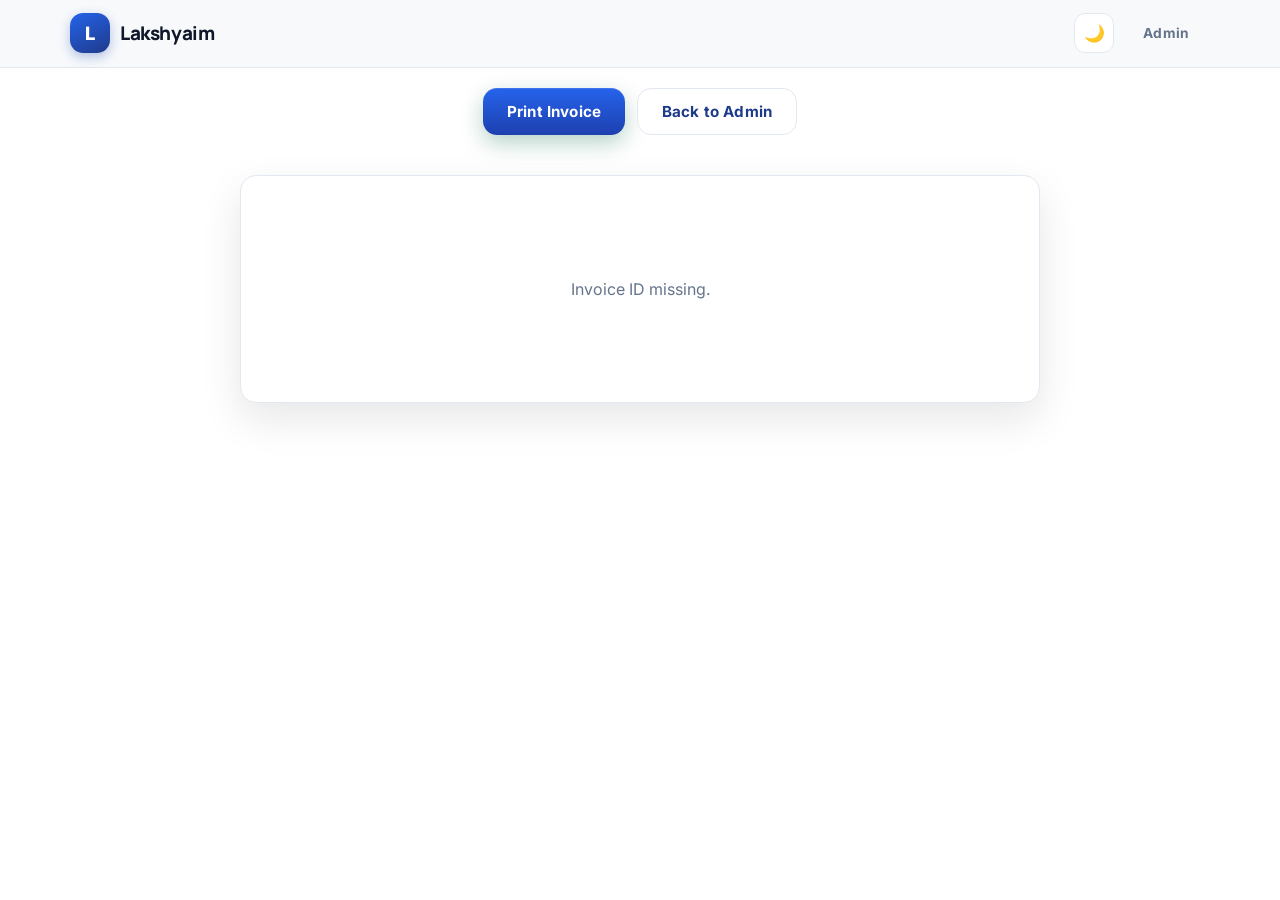
<file: invoice.html>
<!DOCTYPE html>
<html lang="en">
<head>
  <meta charset="UTF-8" />
  <meta name="viewport" content="width=device-width, initial-scale=1.0" />
  <title>Invoice - Lakshyaim Private Limited</title>
  <link rel="icon" href="data:image/svg+xml,%3Csvg xmlns='http://www.w3.org/2000/svg' viewBox='0 0 100 100'%3E%3Crect width='100' height='100' rx='22' fill='%230d9b64'/%3E%3Ctext x='50' y='70' font-size='58' text-anchor='middle' fill='white' font-family='sans-serif' font-weight='800'%3EL%3C/text%3E%3C/svg%3E" />
  <link rel="preconnect" href="https://fonts.googleapis.com" />
  <link rel="preconnect" href="https://fonts.gstatic.com" crossorigin />
  <link href="https://fonts.googleapis.com/css2?family=Manrope:wght@500;600;700;800&family=Inter:wght@400;500;600;700;800&display=swap" rel="stylesheet" />
  <script>(function(){try{var t=localStorage.getItem('lakshyaim_theme');if(t)document.documentElement.setAttribute('data-theme',t);}catch(e){}})();</script>
  <link rel="stylesheet" href="styles.css?v=20261147" />
  <style>
    /* Invoice-specific styles */
    .invoice-wrap {
      max-width: 800px;
      margin: 40px auto;
      background: #fff;
      border: 1px solid var(--card-border);
      border-radius: 16px;
      padding: 40px;
      box-shadow: var(--shadow);
    }
    .invoice-header {
      display: flex;
      justify-content: space-between;
      align-items: flex-start;
      margin-bottom: 32px;
      padding-bottom: 24px;
      border-bottom: 2px solid var(--green);
    }
    .invoice-brand {
      display: flex;
      align-items: center;
      gap: 12px;
    }
    .invoice-brand .logo-mark {
      width: 48px;
      height: 48px;
      border-radius: 12px;
      background: linear-gradient(150deg, var(--green), var(--green-dark));
      color: #fff;
      display: grid;
      place-items: center;
      font-weight: 800;
      font-size: 1.4rem;
    }
    .invoice-brand h1 {
      font-size: 1.5rem;
      margin: 0;
      color: var(--ink);
    }
    .invoice-brand p {
      margin: 0;
      font-size: 0.82rem;
      color: var(--muted);
    }
    .invoice-meta {
      text-align: right;
    }
    .invoice-meta h2 {
      font-size: 1.8rem;
      color: var(--green);
      margin: 0 0 4px;
    }
    .invoice-meta p {
      margin: 2px 0;
      font-size: 0.88rem;
      color: var(--muted);
    }
    .invoice-meta .invoice-no {
      font-weight: 700;
      color: var(--ink);
      font-size: 1rem;
    }
    .invoice-parties {
      display: grid;
      grid-template-columns: 1fr 1fr;
      gap: 24px;
      margin-bottom: 32px;
    }
    .invoice-party h3 {
      font-size: 0.85rem;
      text-transform: uppercase;
      letter-spacing: 0.08em;
      color: var(--muted);
      margin: 0 0 8px;
    }
    .invoice-party p {
      margin: 2px 0;
      font-size: 0.92rem;
    }
    .invoice-party .party-name {
      font-weight: 700;
      font-size: 1.05rem;
      color: var(--ink);
    }
    .invoice-table {
      width: 100%;
      border-collapse: collapse;
      margin-bottom: 24px;
    }
    .invoice-table th {
      background: var(--green-light);
      color: var(--green-dark);
      font-weight: 700;
      font-size: 0.85rem;
      text-transform: uppercase;
      letter-spacing: 0.04em;
      padding: 12px 14px;
      text-align: left;
      border-bottom: 2px solid var(--green);
    }
    .invoice-table td {
      padding: 12px 14px;
      border-bottom: 1px solid var(--card-border);
      font-size: 0.92rem;
    }
    .invoice-table tr:last-child td {
      border-bottom: none;
    }
    .invoice-table .text-right {
      text-align: right;
    }
    .invoice-table .text-center {
      text-align: center;
    }
    .invoice-totals {
      margin-left: auto;
      width: 320px;
      margin-bottom: 24px;
    }
    .invoice-totals .total-row {
      display: flex;
      justify-content: space-between;
      padding: 8px 0;
      font-size: 0.92rem;
    }
    .invoice-totals .total-row.grand {
      border-top: 2px solid var(--green);
      padding-top: 12px;
      margin-top: 8px;
      font-size: 1.15rem;
      font-weight: 800;
      color: var(--green);
    }
    .invoice-footer {
      text-align: center;
      padding-top: 24px;
      border-top: 1px solid var(--card-border);
      color: var(--muted);
      font-size: 0.82rem;
    }
    .invoice-actions {
      max-width: 800px;
      margin: 20px auto;
      display: flex;
      gap: 12px;
      justify-content: center;
    }
    .invoice-actions .btn {
      padding: 10px 24px;
    }

    /* Print styles */
    @media print {
      body { background: #fff !important; font-size: 11px; }
      .navbar, .invoice-actions, .topbar { display: none !important; }
      .invoice-wrap { box-shadow: none; border: none; margin: 0; padding: 12px 16px; max-width: 100%; }
      .invoice-header { margin-bottom: 16px; padding-bottom: 12px; }
      .invoice-brand .logo-mark, .invoice-brand img { width: 36px; height: 36px; }
      .invoice-brand h1 { font-size: 1.2rem; }
      .invoice-brand p { font-size: 0.75rem; margin: 0; }
      .invoice-meta h2 { font-size: 1.4rem; }
      .invoice-meta p { font-size: 0.78rem; margin: 1px 0; }
      .invoice-parties { gap: 12px; margin-bottom: 16px; }
      .invoice-party h3 { font-size: 0.78rem; margin: 0 0 4px; }
      .invoice-party p { font-size: 0.82rem; margin: 1px 0; }
      .invoice-party .party-name { font-size: 0.92rem; }
      .invoice-table th { padding: 6px 8px; font-size: 0.75rem; }
      .invoice-table td { padding: 6px 8px; font-size: 0.82rem; }
      .invoice-totals { width: 280px; margin-bottom: 12px; }
      .invoice-totals .total-row { padding: 4px 0; font-size: 0.82rem; }
      .invoice-totals .total-row.grand { font-size: 1rem; padding-top: 8px; }
      .invoice-footer { padding-top: 12px; font-size: 0.75rem; }
      .invoice-footer p { margin: 2px 0; }
      .invoice-wrap > div[style*="margin-top:24px"] { margin-top: 12px !important; padding: 10px !important; }
      .invoice-wrap > div[style*="margin-top:24px"] ul { margin: 0; }
      .invoice-wrap > div[style*="margin-top:24px"] li { font-size: 0.75rem; line-height: 1.5; }
      .invoice-wrap > div[style*="display:flex"] { margin-bottom: 12px !important; }
      .invoice-wrap > div[style*="display:flex"] div { margin-top: 24px !important; }
      @page { margin: 8mm; size: A4; }
    }

    @media (max-width: 640px) {
      .invoice-parties { grid-template-columns: 1fr; }
      .invoice-header { flex-direction: column; gap: 16px; }
      .invoice-meta { text-align: left; }
      .invoice-totals { width: 100%; }
      .invoice-wrap { padding: 24px 16px; margin: 20px 16px; }
    }
  </style>
  <link rel="manifest" href="manifest.json" />
  <meta name="theme-color" content="#1e40af" />
  <meta name="apple-mobile-web-app-capable" content="yes" />
  <meta name="apple-mobile-web-app-status-bar-style" content="default" />
  <meta name="apple-mobile-web-app-title" content="Lakshyaim" />
  <link rel="apple-touch-icon" href="data:image/svg+xml,%3Csvg xmlns='http://www.w3.org/2000/svg' viewBox='0 0 192 192'%3E%3Crect width='192' height='192' rx='40' fill='%231e40af'/%3E%3Ctext x='96' y='128' font-size='100' text-anchor='middle' fill='white' font-family='sans-serif' font-weight='800'%3EL%3C/text%3E%3C/svg%3E" />
</head>
<body>

  <header class="navbar">
    <div class="container nav-inner">
      <a href="index.html" class="logo">
        <span class="logo-mark">L</span>
        <span class="logo-text">Lakshyaim</span>
      </a>
      <div class="nav-actions">
        <button class="icon-btn theme-toggle" id="themeToggle" aria-label="Switch to dark mode">Theme</button>
        <a href="admin.html" class="btn btn-sm btn-ghost">Admin</a>
      </div>
    </div>
  </header>

  <div class="invoice-actions">
    <button class="btn" onclick="window.print()">Print Invoice</button>
    <a href="admin.html" class="btn btn-outline">Back to Admin</a>
  </div>

  <div class="invoice-wrap" id="invoiceContent">
    <p style="text-align:center;color:var(--muted);padding:60px 0">Loading invoice...</p>
  </div>

  <script src="products.js?v=20261147"></script>
  <script src="site-content.js?v=20261147"></script>
  <script>
    (function() {
      const params = new URLSearchParams(location.search);
      const orderId = params.get("id");
      if (!orderId) {
        document.getElementById("invoiceContent").innerHTML = '<p style="text-align:center;color:var(--muted);padding:60px 0">Invoice ID missing.</p>';
        return;
      }

      let orders = [];
      try { orders = JSON.parse(localStorage.getItem("lakshyaim_orders") || "[]"); } catch {}
      const order = orders.find((o) => o.id === orderId);
      if (!order) {
        document.getElementById("invoiceContent").innerHTML = '<p style="text-align:center;color:var(--muted);padding:60px 0">Order not found.</p>';
        return;
      }

      let settings = {};
      try { settings = JSON.parse(localStorage.getItem("lakshyaim_settings") || "{}"); } catch {}
      const gstin = settings.gstin || "";
      const gstRate = settings.gstRate || 0;
      const companyName = settings.companyName || "Lakshyaim Private Limited";
      const companyPhone = settings.companyPhone || "";
      const companyEmail = settings.companyEmail || "";
      const companyAddress = settings.companyAddress || "";
      const companyLogo = settings.logo || "";
      const shipping = 0; // shipping already included in total
      const subtotal = order.total; // total includes everything
      const fmt = (n) => "\u20B9" + Number(n).toLocaleString("en-IN");

      const itemsHTML = order.items.map((item, i) => `
        <tr>
          <td class="text-center">${i + 1}</td>
          <td>${item.name}</td>
          <td class="text-center">${item.qty}</td>
          <td class="text-right">${fmt(item.price)}</td>
          <td class="text-right">${fmt(item.price * item.qty)}</td>
        </tr>
      `).join("");

      const html = `
        <div class="invoice-header">
          <div class="invoice-brand">
            ${companyLogo ? `<img src="${companyLogo}" alt="Logo" style="width:48px;height:48px;border-radius:12px;object-fit:contain" />` : `<span class="logo-mark">L</span>`}
            <div>
              <h1>${companyName}</h1>
              <p>Science-backed nutrition for everyday life</p>
              ${companyAddress ? `<p style="font-size:0.82rem;color:var(--muted)">${companyAddress}</p>` : ""}
              ${companyPhone ? `<p style="font-size:0.82rem;color:var(--muted)">Phone: ${companyPhone}</p>` : ""}
              ${companyEmail ? `<p style="font-size:0.82rem;color:var(--muted)">Email: ${companyEmail}</p>` : ""}
              ${gstin ? `<p style="font-size:0.82rem;color:var(--muted)">GSTIN: ${gstin}</p>` : ""}
            </div>
          </div>
          <div class="invoice-meta">
            <h2>INVOICE</h2>
            <p class="invoice-no"># ${order.id}</p>
            <p>Date: ${order.date}</p>
            <p>Status: ${order.status}</p>
            ${order.paymentId ? `<p>Payment ID: ${order.paymentId}</p>` : ""}
          </div>
        </div>

        <div class="invoice-parties">
          <div class="invoice-party">
            <h3>Bill To</h3>
            <p class="party-name">${order.customer.name}</p>
            <p>${order.customer.address || ""}</p>
            <p>${order.customer.city || ""}${order.customer.state ? ", " + order.customer.state : ""}${order.customer.pin ? " - " + order.customer.pin : ""}</p>
            <p>Phone: ${order.customer.phone || ""}</p>
            <p>Email: ${order.customer.email || ""}</p>
          </div>
          <div class="invoice-party">
            <h3>Ship To</h3>
            <p class="party-name">${order.customer.name}</p>
            <p>${order.customer.address || ""}</p>
            <p>${order.customer.city || ""}${order.customer.state ? ", " + order.customer.state : ""}${order.customer.pin ? " - " + order.customer.pin : ""}</p>
          </div>
        </div>



        <table class="invoice-table">
          <thead>
            <tr>
              <th class="text-center">#</th>
              <th>Item Description</th>
              <th class="text-center">Qty</th>
              <th class="text-right">Unit Price</th>
              <th class="text-right">Amount</th>
            </tr>
          </thead>
          <tbody>
            ${itemsHTML}
          </tbody>
        </table>

        <div class="invoice-totals">
          <div class="total-row">
            <span>Subtotal</span>
            <b>${fmt(order.total)}</b>
          </div>
          ${gstRate ? (() => {
            const gstAmount = Math.round((order.total * gstRate) / (100 + gstRate));
            return `
          <div class="total-row">
            <span>GST (${gstRate}%)</span>
            <b>${fmt(gstAmount)}</b>
          </div>`;
          })() : ""}
          <div class="total-row">
            <span>Shipping</span>
            <b>FREE</b>
          </div>
          <div class="total-row grand">
            <span>Total</span>
            <b>${fmt(order.total)}</b>
          </div>
        </div>

        <div style="margin-bottom:24px">
          <p style="font-size:0.88rem;color:var(--muted)"><b>Payment Method:</b> ${order.pay || "Razorpay"}</p>
          ${order.paymentId ? `<p style="font-size:0.88rem;color:var(--muted)"><b>Transaction ID:</b> ${order.paymentId}</p>` : ""}
        </div>

        <div style="margin-top:24px;padding:16px;background:var(--alt);border-radius:10px;margin-bottom:24px">
          <h3 style="font-size:0.9rem;margin:0 0 8px;color:var(--ink)">Terms & Conditions</h3>
          <ul style="margin:0;padding-left:18px;font-size:0.82rem;color:var(--muted);line-height:1.8">
            <li>Goods once sold will not be taken back or exchanged.</li>
            <li>Payment is due within 7 days of invoice date.</li>
            <li>All disputes subject to local jurisdiction.</li>
            <li>This is a computer-generated invoice and does not require a physical signature.</li>
          </ul>
        </div>

        <div style="display:flex;justify-content:space-between;align-items:flex-end;margin-bottom:24px;padding-top:16px">
          <div>
            <p style="font-size:0.82rem;color:var(--muted);margin:0">Customer Signature</p>
            <div style="border-bottom:1px solid var(--card-border);width:180px;margin-top:40px"></div>
          </div>
          <div style="text-align:right">
            <p style="font-size:0.82rem;color:var(--muted);margin:0">Authorized Signatory</p>
            <div style="border-bottom:1px solid var(--card-border);width:180px;margin-top:40px;margin-left:auto"></div>
            <p style="font-size:0.78rem;color:var(--muted);margin:4px 0 0">${companyName}</p>
          </div>
        </div>

        <div class="invoice-footer">
          <p>Thank you for shopping with ${companyName}!</p>
          <p>For queries, contact us at ${companyEmail || "our support email"}. This is a computer-generated invoice.</p>
          ${gstin ? `<p style="margin-top:8px">GSTIN: ${gstin}</p>` : ""}
        </div>
      `;

      document.getElementById("invoiceContent").innerHTML = html;
    })();
  </script>
  <script src="theme.js?v=20261147"></script>
  <script>
    if ('serviceWorker' in navigator) {
      navigator.serviceWorker.register('sw.js').catch(() => {});
    }
  </script>
</body>
</html>
</file>
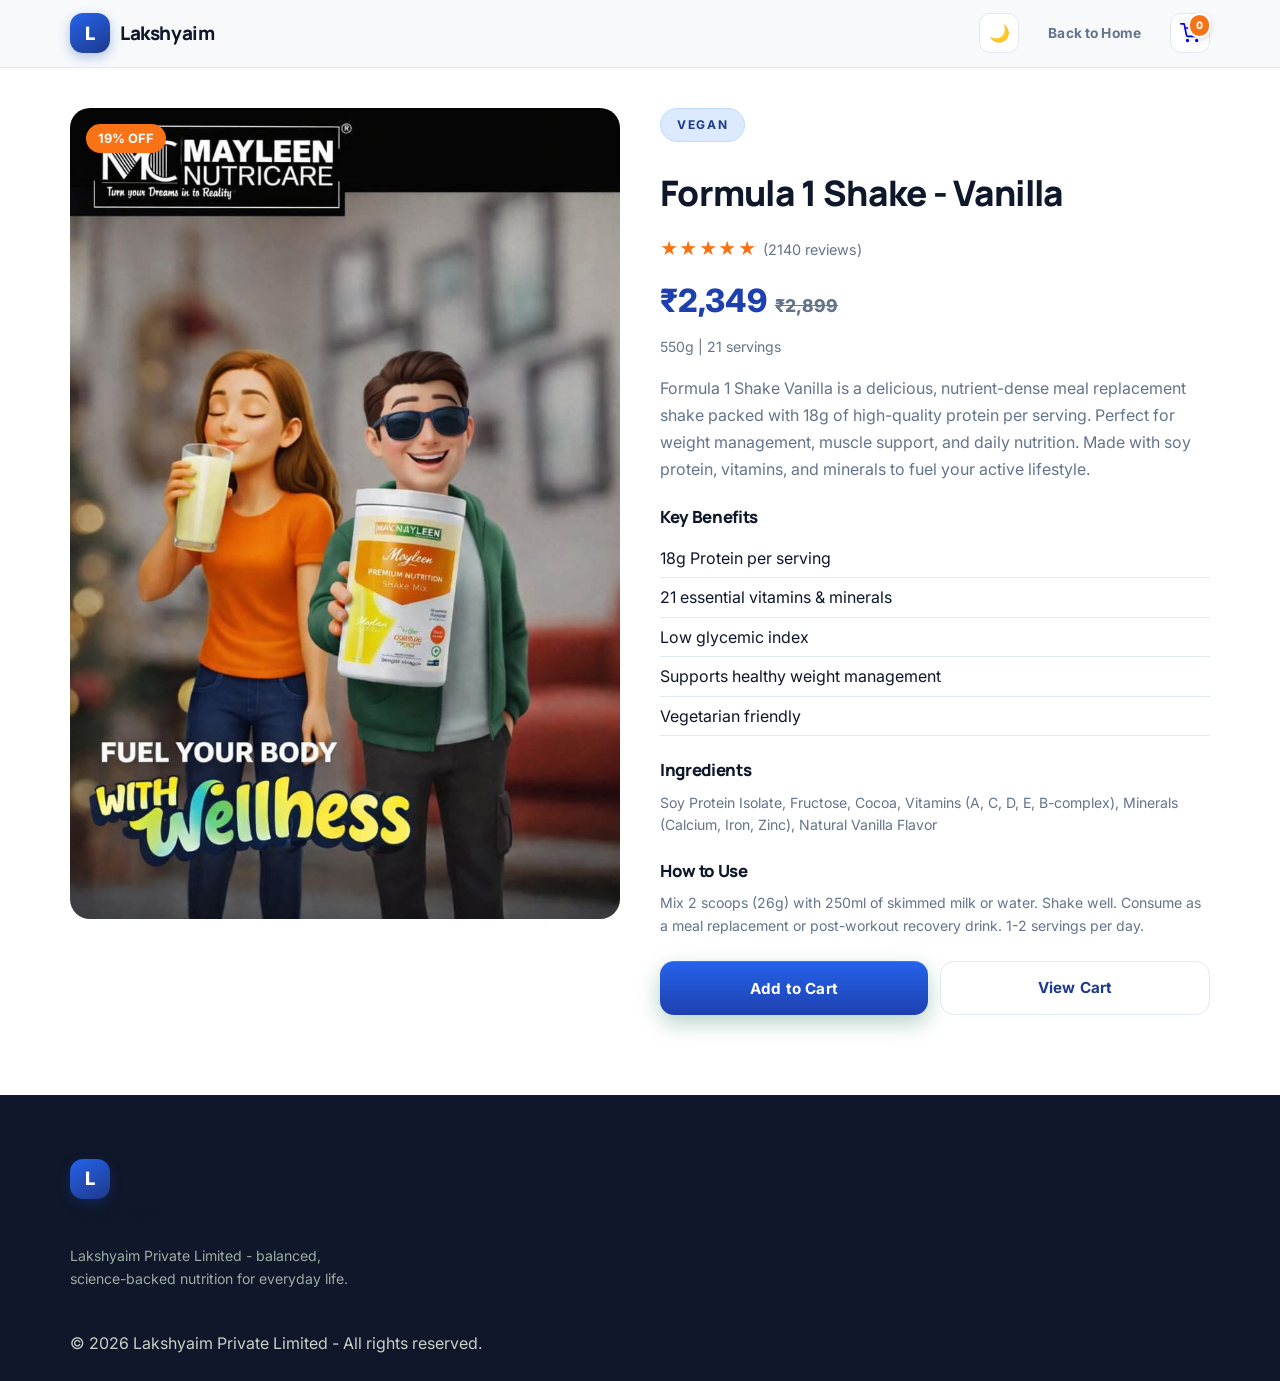
<file: product.html>
<!DOCTYPE html>
<html lang="en">
<head>
  <meta charset="UTF-8" />
  <meta name="viewport" content="width=device-width, initial-scale=1.0" />
  <title>Product Details - Lakshyaim Private Limited</title>
  <meta name="description" content="Detailed product information including description, benefits, ingredients, and usage." />
  <link rel="icon" href="data:image/svg+xml,%3Csvg xmlns='http://www.w3.org/2000/svg' viewBox='0 0 100 100'%3E%3Crect width='100' height='100' rx='22' fill='%230d9b64'/%3E%3Ctext x='50' y='70' font-size='58' text-anchor='middle' fill='white' font-family='sans-serif' font-weight='800'%3EL%3C/text%3E%3C/svg%3E" />
  <link rel="preconnect" href="https://fonts.googleapis.com" />
  <link rel="preconnect" href="https://fonts.gstatic.com" crossorigin />
  <link href="https://fonts.googleapis.com/css2?family=Manrope:wght@500;600;700;800&family=Inter:wght@400;500;600;700;800&display=swap" rel="stylesheet" />
  <script>(function(){try{var t=localStorage.getItem('lakshyaim_theme');if(t)document.documentElement.setAttribute('data-theme',t);}catch(e){}})();</script>
  <link rel="stylesheet" href="styles.css?v=20261147" />
  <link rel="manifest" href="manifest.json" />
  <meta name="theme-color" content="#1e40af" />
  <meta name="apple-mobile-web-app-capable" content="yes" />
  <meta name="apple-mobile-web-app-status-bar-style" content="default" />
  <meta name="apple-mobile-web-app-title" content="Lakshyaim" />
  <link rel="apple-touch-icon" href="data:image/svg+xml,%3Csvg xmlns='http://www.w3.org/2000/svg' viewBox='0 0 192 192'%3E%3Crect width='192' height='192' rx='40' fill='%231e40af'/%3E%3Ctext x='96' y='128' font-size='100' text-anchor='middle' fill='white' font-family='sans-serif' font-weight='800'%3EL%3C/text%3E%3C/svg%3E" />
</head>
<body>

  <header class="navbar">
    <div class="container nav-inner">
      <a href="index.html" class="logo">
        <span class="logo-mark">L</span>
        <span class="logo-text">Lakshyaim</span>
      </a>
      <div class="nav-actions">
        <button class="icon-btn theme-toggle" id="themeToggle" aria-label="Switch to dark mode">Theme</button>
        <a href="index.html" class="btn btn-sm btn-ghost">Back to Home</a>
        <a href="cart.html" class="icon-btn" aria-label="Cart"><svg width="20" height="20" viewBox="0 0 24 24" fill="none" stroke="currentColor" stroke-width="2" stroke-linecap="round" stroke-linejoin="round"><circle cx="9" cy="21" r="1"/><circle cx="20" cy="21" r="1"/><path d="M1 1h4l2.68 13.39a2 2 0 002 1.61h9.72a2 2 0 002-1.61L23 6H6"/></svg><span class="cart-count">0</span></a>
      </div>
    </div>
  </header>

  <main class="container" style="padding:40px 0 80px">
    <div id="productDetail">
      <p style="text-align:center;color:var(--muted);padding:60px 0">Loading product...</p>
    </div>
  </main>

  <footer class="footer" id="contact">
    <div class="container footer-grid">
      <div>
        <a href="index.html" class="logo footer-logo"><span class="logo-mark">L</span><span class="logo-text">Lakshyaim</span></a>
        <p class="footer-sub">Lakshyaim Private Limited - balanced, science-backed nutrition for everyday life.</p>
      </div>
    </div>
    <div class="container footer-bottom">
      <p>&copy; 2026 Lakshyaim Private Limited - All rights reserved.</p>
    </div>
  </footer>

  <script src="products.js?v=20261147"></script>
  <script>
    (async function() {
      const params = new URLSearchParams(location.search);
      const idx = parseInt(params.get("id") || "0", 10);
      const products = await getProducts();
      const p = products[idx];
      if (!p) {
        document.getElementById("productDetail").innerHTML = '<p style="text-align:center;color:var(--muted);padding:60px 0">Product not found.</p>';
        return;
      }

      const stars = "\u2605".repeat(p.rating) + "\u2606".repeat(5 - p.rating);
      const mrp = p.mrp && p.mrp > p.price ? `<s style="color:var(--muted);font-size:1.1rem;margin-left:8px">${formatPrice(p.mrp)}</s>` : "";
      const discount = p.mrp && p.mrp > p.price ? Math.round(((p.mrp - p.price) / p.mrp) * 100) : 0;
      const benefits = (p.benefits || []).map(b => `<li style="padding:6px 0;border-bottom:1px solid var(--card-border)">${b}</li>`).join("");
      const imgAttrs = p.imgZoom ? `style="transform:scale(${p.imgZoom});transform-origin:${p.imgPos || "50% 50%"}"` : (p.imgPos ? `style="object-position:${p.imgPos}"` : "");

      document.title = p.name + " - Lakshyaim";
      document.getElementById("productDetail").innerHTML = `
        <div style="display:grid;grid-template-columns:1fr 1fr;gap:40px;align-items:start" class="product-detail-grid">
          <div class="product-detail-img" style="background:${p.bg};border-radius:20px;overflow:hidden;position:relative;min-height:400px;display:grid;place-items:center">
            <img src="${p.image}" alt="${p.name}" style="width:100%;height:100%;object-fit:cover;${imgAttrs.replace('style="','').replace('"','')}" onerror="this.remove()" />
            ${discount ? `<span style="position:absolute;top:16px;left:16px;background:var(--gold);color:#fff;padding:4px 12px;border-radius:999px;font-size:0.8rem;font-weight:700">${discount}% OFF</span>` : ""}
          </div>
          <div class="product-detail-info">
            <p class="eyebrow" style="text-align:left;transform:none;left:0;display:inline-block">${p.tag}</p>
            <h1 style="font-size:clamp(1.6rem,3vw,2.2rem);margin:8px 0 12px">${p.name}</h1>
            <p class="stars" style="font-size:1.1rem;margin-bottom:12px">${stars} <span style="color:var(--muted);font-size:0.9rem">(${p.reviews} reviews)</span></p>
            <p style="font-size:2rem;font-weight:800;color:var(--green);margin-bottom:8px">${formatPrice(p.price)}${mrp}</p>
            ${p.weight ? `<p style="color:var(--muted);font-size:0.88rem;margin-bottom:16px">${p.weight} | ${p.servings} servings</p>` : ""}
            <p style="color:var(--muted);line-height:1.7;margin-bottom:20px">${p.description || ""}</p>
            
            ${benefits ? `
            <div style="margin-bottom:20px">
              <h3 style="font-size:1.05rem;margin-bottom:8px">Key Benefits</h3>
              <ul style="list-style:none;padding:0">${benefits}</ul>
            </div>` : ""}
            
            ${p.ingredients ? `
            <div style="margin-bottom:20px">
              <h3 style="font-size:1.05rem;margin-bottom:8px">Ingredients</h3>
              <p style="color:var(--muted);font-size:0.88rem;line-height:1.6">${p.ingredients}</p>
            </div>` : ""}
            
            ${p.usage ? `
            <div style="margin-bottom:24px">
              <h3 style="font-size:1.05rem;margin-bottom:8px">How to Use</h3>
              <p style="color:var(--muted);font-size:0.88rem;line-height:1.6">${p.usage}</p>
            </div>` : ""}
            
            <div style="display:flex;gap:12px;flex-wrap:wrap">
              <button class="btn btn-full add-cart-btn" data-index="${idx}" style="flex:1;min-width:200px">Add to Cart</button>
              <a href="cart.html" class="btn btn-outline" style="flex:1;min-width:120px;text-align:center">View Cart</a>
            </div>
          </div>
        </div>
      `;
    })();

    // Add to cart handler
    document.addEventListener("click", (e) => {
      if (e.target.classList.contains("add-cart-btn")) {
        const idx = Number(e.target.dataset.index);
        // Use the global addToCart if available, else redirect
        if (typeof addToCart === "function") {
          addToCart(idx);
        } else {
          // Fallback: add to cart via localStorage
          (async () => {
            const products = await getProducts();
            const p = products[idx];
            const cart = getCart();
            const existing = cart.find((c) => c.name === p.name);
            if (existing) existing.qty += 1;
            else cart.push({ name: p.name, price: p.price, qty: 1, image: p.image });
            saveCart(cart);
            location.href = "cart.html";
          })();
        }
      }
    });
  </script>
  <script src="theme.js?v=20261147"></script>
  <script>
    if ('serviceWorker' in navigator) {
      navigator.serviceWorker.register('sw.js').catch(() => {});
    }
  </script>
</body>
</html>
</file>
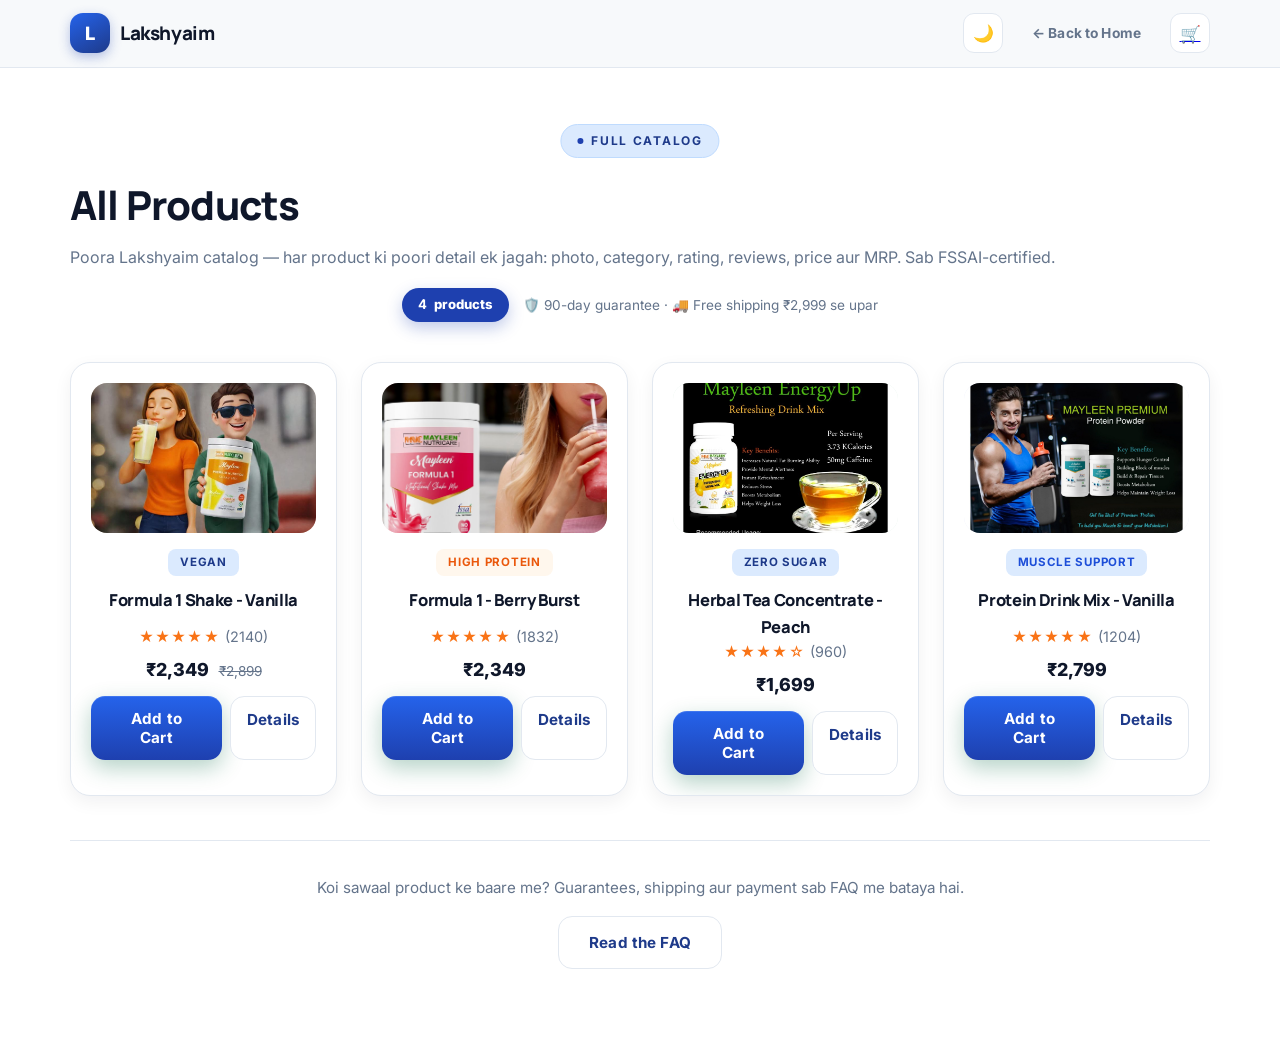
<file: products.html>
﻿<!DOCTYPE html>
<html lang="en">
<head>
  <meta charset="UTF-8" />
  <meta name="viewport" content="width=device-width, initial-scale=1.0" />
  <title>All Products – Lakshyaim Private Limited</title>
  <meta name="description" content="Complete Lakshyaim product catalog — shakes, teas, protein and supplements with full details: price, MRP, ratings and reviews." />
  <link rel="icon" href="data:image/svg+xml,%3Csvg xmlns='http://www.w3.org/2000/svg' viewBox='0 0 100 100'%3E%3Crect width='100' height='100' rx='22' fill='%230d9b64'/%3E%3Ctext x='50' y='70' font-size='58' text-anchor='middle' fill='white' font-family='sans-serif' font-weight='800'%3EL%3C/text%3E%3C/svg%3E" />
  <link rel="preconnect" href="https://fonts.googleapis.com" />
  <link rel="preconnect" href="https://fonts.gstatic.com" crossorigin />
  <link href="https://fonts.googleapis.com/css2?family=Manrope:wght@500;600;700;800&family=Inter:wght@400;500;600;700;800&display=swap" rel="stylesheet" />
  <script>(function(){try{var t=localStorage.getItem('lakshyaim_theme');if(t)document.documentElement.setAttribute('data-theme',t);}catch(e){}})();</script>
  <link rel="stylesheet" href="styles.css?v=20261147" />
  <link rel="manifest" href="manifest.json" />
  <meta name="theme-color" content="#1e40af" />
  <meta name="apple-mobile-web-app-capable" content="yes" />
  <meta name="apple-mobile-web-app-status-bar-style" content="default" />
  <meta name="apple-mobile-web-app-title" content="Lakshyaim" />
  <link rel="apple-touch-icon" href="data:image/svg+xml,%3Csvg xmlns='http://www.w3.org/2000/svg' viewBox='0 0 192 192'%3E%3Crect width='192' height='192' rx='40' fill='%231e40af'/%3E%3Ctext x='96' y='128' font-size='100' text-anchor='middle' fill='white' font-family='sans-serif' font-weight='800'%3EL%3C/text%3E%3C/svg%3E" />
</head>
<body>

  <header class="navbar">
    <div class="container nav-inner">
      <a href="index.html" class="logo">
        <span class="logo-mark">L</span>
        <span class="logo-text">Lakshyaim</span>
      </a>
      <div class="nav-actions">
        <button class="icon-btn theme-toggle" id="themeToggle" aria-label="Switch to dark mode">🌙</button>
        <a href="index.html" class="btn btn-sm btn-ghost">← Back to Home</a>
        <a href="cart.html" class="icon-btn" aria-label="Cart">🛒 <span class="cart-count">0</span></a>
      </div>
    </div>
  </header>

  <main class="page-wrap">
    <div class="container">
      <p class="eyebrow">Full Catalog</p>
      <h1 class="page-title">All Products</h1>
      <p class="page-sub">
        Poora Lakshyaim catalog — har product ki poori detail ek jagah:
        photo, category, rating, reviews, price aur MRP. Sab FSSAI-certified.
      </p>

      <div class="prod-meta" id="prodMeta">
        <span class="prod-count-chip"><b id="prodCount">0</b> products</span>
        <span class="prod-note">🛡️ 90-day guarantee · 🚚 Free shipping ₹2,999 se upar</span>
      </div>

      <div class="grid prods-grid" id="allProductsGrid"></div>

      <div class="prod-bottom">
        <p>Koi sawaal product ke baare me? Guarantees, shipping aur payment sab FAQ me bataya hai.</p>
        <a href="index.html#faq" class="btn btn-outline">Read the FAQ</a>
      </div>
    </div>
  </main>

  <script src="products.js?v=20261147"></script>
  <script src="cart.js?v=20261147"></script>
  <script>
    const grid = document.getElementById("allProductsGrid");
    const fmt = (n) => "₹" + Number(n).toLocaleString("en-IN");

    getProducts().then((list) => {
      document.getElementById("prodCount").textContent = list.length;
      grid.innerHTML = list.length
        ? list.map((p, i) => productCardHTML(p, i)).join("")
        : '<div class="cart-empty" style="grid-column:1/-1"><p class="empty-emoji">📦</p><h3>Catalog khali hai</h3><p>Admin panel se products add karo — sab yahan live dikhenge.</p><a href="admin.html" class="btn">Admin Panel</a></div>';
    });

    // Add-to-Cart → cart page (index jaisa hi behavior)
    document.addEventListener("click", (e) => {
      const btn = e.target.closest(".card .add-cart-btn");
      if (!btn) return;
      getProducts().then((list) => {
        const p = list[+btn.dataset.index];
        if (!p) return;
        addToCart(p);
        location.href = "cart.html";
      });
    });
  </script>
  <script src="theme.js?v=20261147"></script>
  <script>
    if ('serviceWorker' in navigator) {
      navigator.serviceWorker.register('sw.js').catch(() => {});
    }
  </script>
</body>
</html>
</file>
<file: styles.css>
﻿/* ============================================================
   Lakshyaim — premium healthcare color combination
   Palette: deep teal + antique gold + clean white + slate
   Fonts: Manrope (display) + Inter (UI)
   ============================================================ */

/* ===== Base / tokens ===== */
:root {
  --green: #1e40af;
  --green-2: #2563eb;
  --green-dark: #1e3a8a;
  --green-light: #dbeafe;
  --gold: #f97316;
  --gold-strong: #ea580c;
  --gold-soft: #fff7ed;
  --cream: #ffffff;
  --alt: #f8fafc;
  --ink: #0f172a;
  --muted: #64748b;
  --card-border: #e2e8f0;
  --dark: #0f172a;
  --radius: 18px;
  --shadow: 0 16px 40px rgba(15, 23, 42, 0.10);
  --shadow-soft: 0 6px 18px rgba(15, 23, 42, 0.06);
  --gold-glow: 0 0 0 1px rgba(249, 115, 22, 0.20);
}

* { margin: 0; padding: 0; box-sizing: border-box; }
html { scroll-behavior: smooth; }
body {
  font-family: "Inter", "Segoe UI", system-ui, -apple-system, sans-serif;
  color: var(--ink);
  background: var(--cream);
  line-height: 1.65;
  -webkit-font-smoothing: antialiased;
}
img { max-width: 100%; }
.container { width: min(1140px, 92%); margin-inline: auto; }
.section { padding: 96px 0; }
.section-alt { background: var(--alt); }
h1, h2, h3, .sec-title,
.logo-text, .plan-price, .hero-stats strong {
  font-family: "Manrope", "Segoe UI", system-ui, sans-serif;
  letter-spacing: -0.02em;
}
h1, h2, h3 { font-weight: 800; }
.sec-title { font-size: clamp(1.9rem, 3.6vw, 2.6rem); text-align: center; line-height: 1.15; font-weight: 800; }
.sec-sub { text-align: center; color: var(--muted); margin: 12px auto 48px; max-width: 640px; font-size: 1.02rem; }
.eyebrow {
  display: inline-flex;
  align-items: center;
  gap: 8px;
  position: relative;
  left: 50%;
  transform: translateX(-50%);
  color: var(--green-dark);
  background: var(--green-light);
  border: 1px solid #bfdbfe;
  font-size: 0.75rem;
  font-weight: 700;
  text-transform: uppercase;
  letter-spacing: 0.14em;
  padding: 6px 16px;
  border-radius: 999px;
  margin-bottom: 14px;
  white-space: nowrap;
}
.eyebrow::before {
  content: "";
  width: 6px;
  height: 6px;
  border-radius: 50%;
  background: var(--green);
}
.section-dark .eyebrow {
  background: rgba(255, 255, 255, 0.08);
  border-color: rgba(255, 255, 255, 0.14);
  color: #dbeafe;
}
.section-dark .eyebrow::before { background: var(--gold); }

/* ===== Buttons & tags ===== */
.btn {
  display: inline-block;
  background: linear-gradient(180deg, #2563eb, #1e40af);
  color: #fff;
  padding: 13px 30px;
  border: none;
  border-radius: 14px;
  font-weight: 700;
  font-size: 0.95rem;
  font-family: inherit;
  cursor: pointer;
  text-decoration: none;
  box-shadow: 0 8px 22px rgba(10, 107, 69, 0.30), inset 0 1px 0 rgba(255,255,255,0.12);
  transition: transform 0.2s, box-shadow 0.2s, background 0.2s;
  letter-spacing: 0.01em;
}
.btn:hover {
  background: linear-gradient(180deg, #1e40af, #1e3a8a);
  transform: translateY(-2px);
  box-shadow: 0 14px 30px rgba(10, 107, 69, 0.38), inset 0 1px 0 rgba(255,255,255,0.12);
}
.btn-sm { padding: 9px 20px; font-size: 0.86rem; }
.btn-outline { background: #fff; color: var(--green-dark); border: 1.5px solid var(--card-border); box-shadow: none; }
.btn-outline:hover { background: var(--green-light); border-color: var(--green); color: var(--green-dark); }
.btn-full { width: 100%; }
.btn-ghost { background: transparent; color: var(--muted); box-shadow: none; border: 1.5px solid transparent; }
.btn-ghost:hover { color: var(--ink); background: var(--green-light); box-shadow: none; transform: none; }
.btn-gold { background: linear-gradient(180deg, #fb923c, var(--gold)); color: #fff; box-shadow: 0 8px 22px rgba(249, 115, 22, 0.32); }
.btn-gold:hover { background: linear-gradient(180deg, #f97316, #ea580c); transform: translateY(-2px); }

.tag {
  display: inline-block;
  font-size: 0.72rem;
  font-weight: 700;
  text-transform: uppercase;
  letter-spacing: 0.06em;
  padding: 4px 12px;
  border-radius: 8px;
  margin-bottom: 10px;
}
.tag-green { background: #dbeafe; color: #1e3a8a; }
.tag-pink { background: #fff7ed; color: #ea580c; }
.tag-blue { background: #dbeafe; color: #1d4ed8; }
.tag-gold { background: var(--gold-soft); color: var(--gold-strong); }

/* ===== Top bar & navbar ===== */
.topbar {
  display: flex;
  justify-content: center;
  align-items: center;
  gap: 12px;
  background: linear-gradient(90deg, var(--green-dark), var(--green));
  color: #eff6ff;
  font-size: 0.78rem;
  letter-spacing: 0.02em;
  padding: 9px 12px;
}
.topbar-sep { opacity: 0.45; }
.navbar {
  position: sticky;
  top: 0;
  z-index: 50;
  background: rgba(246, 248, 251, 0.86);
  backdrop-filter: blur(14px);
  border-bottom: 1px solid var(--card-border);
  transition: box-shadow 0.2s;
}
.navbar.scrolled { box-shadow: var(--shadow-soft); }
/* Header layout: hamburger + logo LEFT (ek saath) · actions RIGHT
   Actions auto-margin se right edge par chipke rehte hain */
.nav-inner {
  display: flex;
  align-items: center;
  justify-content: flex-start;
  gap: 12px;
  padding: 12px 0;
}
.logo { display: inline-flex; align-items: center; gap: 10px; text-decoration: none; }
.logo-mark {
  display: grid;
  place-items: center;
  width: 40px;
  height: 40px;
  border-radius: 13px;
  background: linear-gradient(150deg, #2563eb, var(--green-dark));
  color: #fff;
  font-weight: 800;
  font-size: 1.15rem;
  box-shadow: 0 4px 12px rgba(30, 64, 175, 0.32);
}
.logo-text { font-weight: 800; font-size: 1.18rem; color: var(--ink); white-space: nowrap; }
.logo-light .logo-text { color: #fff; }
.nav-actions { display: flex; align-items: center; gap: 8px; margin-left: auto; }
.icon-btn {
  background: #fff;
  border: 1.5px solid var(--card-border);
  font-size: 1.05rem;
  cursor: pointer;
  position: relative;
  padding: 7px;
  border-radius: 11px;
  transition: background 0.2s, border-color 0.2s, box-shadow 0.2s;
  display: inline-grid;
  place-items: center;
  width: 40px;
  height: 40px;
}
.icon-btn:hover { background: var(--green-light); border-color: #bfdbfe; box-shadow: var(--shadow-soft); }
.cart-count {
  position: absolute;
  top: -1px;
  right: -2px;
  background: linear-gradient(180deg, #f97316, var(--gold));
  color: #fff;
  font-size: 0.64rem;
  font-weight: 800;
  padding: 2px 6px;
  border-radius: 999px;
  border: 2px solid var(--cream);
  box-shadow: 0 2px 6px rgba(0, 0, 0, 0.15);
}
/* Hamburger — sab devices par dikhta hai */
.hamburger {
  display: inline-grid;
  place-items: center;
  width: 44px;
  height: 44px;
  background: #fff;
  border: 1.5px solid var(--card-border);
  border-radius: 13px;
  font-size: 1.25rem;
  cursor: pointer;
  transition: background 0.2s, border-color 0.2s, box-shadow 0.2s;
}
.hamburger:hover {
  background: var(--green-light);
  border-color: #bfdbfe;
  box-shadow: var(--shadow-soft);
}

/* Nav panel — hamburger se khulne wala full-width dropdown */
.nav-links {
  position: absolute;
  top: 100%;
  left: 0;
  right: 0;
  background: #fff;
  border-bottom: 1px solid var(--card-border);
  box-shadow: var(--shadow);
  display: none;
  max-height: calc(100vh - 80px);
  overflow-y: auto;
  z-index: 49;
}
.nav-links.open { display: block; animation: navFade 0.22s ease; }
@keyframes navFade {
  from { opacity: 0; transform: translateY(-10px); }
  to { opacity: 1; transform: none; }
}
.nav-panel {
  display: flex;
  flex-direction: column;
  align-items: stretch;
  gap: 4px;
  padding: 18px 0 22px;
}
.nav-panel > a {
  text-decoration: none;
  color: var(--ink);
  font-weight: 700;
  font-size: 1rem;
  padding: 13px 16px;
  border-radius: 14px;
  display: flex;
  justify-content: space-between;
  align-items: center;
  gap: 10px;
  transition: background 0.15s, color 0.15s;
}
.nav-panel > a:hover { background: var(--green-light); color: var(--green-dark); }
.nav-cta {
  background: var(--green-light);
  color: var(--green-dark) !important;
  margin-top: 6px;
}
.nav-cta:hover { background: #ddeee4 !important; }
@media (min-width: 901px) {
  .nav-panel { display: grid; grid-template-columns: 1fr 1fr; gap: 6px 24px; align-items: start; padding: 22px 0 26px; }
}

/* ===== Hero ===== */
.hero {
  display: grid;
  grid-template-columns: 1.1fr 0.9fr;
  align-items: center;
  gap: 48px;
  padding: 80px 6% 64px;
  background:
    radial-gradient(ellipse 50% 50% at 85% 15%, rgba(30, 64, 175, 0.12) 0%, transparent 60%),
    radial-gradient(ellipse 45% 40% at 10% 90%, rgba(249, 115, 22, 0.10) 0%, transparent 60%),
    linear-gradient(135deg, var(--cream) 0%, #f0f4f8 100%);
  position: relative;
  overflow: hidden;
}
.badge {
  display: inline-flex;
  align-items: center;
  gap: 9px;
  background: linear-gradient(135deg, #fff 0%, var(--green-light) 100%);
  color: var(--green-dark);
  border: 1px solid #bfdbfe;
  box-shadow: 0 4px 12px rgba(30, 64, 175, 0.08);
  font-weight: 700;
  font-size: 0.78rem;
  letter-spacing: 0.04em;
  text-transform: uppercase;
  padding: 8px 18px;
  border-radius: 999px;
  margin-bottom: 20px;
}
.badge-dot {
  width: 8px;
  height: 8px;
  border-radius: 50%;
  background: var(--green);
  box-shadow: 0 0 0 3px rgba(30, 64, 175, 0.18);
  animation: dotPulse 2.2s ease-in-out infinite;
}
@keyframes dotPulse {
  0%, 100% { box-shadow: 0 0 0 3px rgba(30, 64, 175, 0.18); }
  50% { box-shadow: 0 0 0 6px rgba(30, 64, 175, 0.08); }
}
.hero-text h1 { font-size: clamp(2.8rem, 5.8vw, 4.2rem); line-height: 1.06; letter-spacing: -0.035em; font-weight: 800; margin-bottom: 8px; }
.hero-text h1 span {
  color: var(--green);
  background: linear-gradient(90deg, var(--green-2), var(--green));
  -webkit-background-clip: text;
  background-clip: text;
  -webkit-text-fill-color: transparent;
}
.hero .sub { color: var(--muted); margin: 20px 0 32px; max-width: 500px; font-size: 1.08rem; line-height: 1.7; }
.hero-btns { display: flex; gap: 16px; flex-wrap: wrap; }
.hero-btns .btn { padding: 14px 28px; font-size: 1rem; font-weight: 700; border-radius: 14px; }
.hero-btns .btn-outline { background: #fff; }
.btn-arrow { display: inline-block; transition: transform 0.2s; }
.btn:hover .btn-arrow { transform: translateX(4px); }

/* Trust row — member avatars + rating */
.trust-row {
  display: flex;
  align-items: center;
  gap: 16px;
  margin-top: 32px;
  flex-wrap: wrap;
  padding: 16px 20px;
  background: rgba(255, 255, 255, 0.7);
  border-radius: 16px;
  border: 1px solid var(--card-border);
  backdrop-filter: blur(8px);
  width: fit-content;
}
.avatar-stack { display: inline-flex; }
.avatar-stack span {
  display: grid;
  place-items: center;
  width: 36px;
  height: 36px;
  border-radius: 50%;
  color: #fff;
  font-size: 0.68rem;
  font-weight: 800;
  border: 2.5px solid var(--cream);
  margin-left: -11px;
}
.avatar-stack span:first-child { margin-left: 0; }
.av-a { background: linear-gradient(150deg, #2563eb, #1e3a8a); }
.av-b { background: linear-gradient(150deg, #f97316, #ea580c); }
.av-c { background: linear-gradient(150deg, #3b82c4, #1d4ed8); }
.av-plus { background: var(--dark); font-size: 0.8rem; }
.trust-copy { font-size: 0.9rem; color: var(--muted); }
.trust-copy .stars { margin-right: 4px; }
.trust-copy strong { color: var(--ink); }

.hero-stats {
  display: flex;
  gap: 14px;
  margin-top: 30px;
  flex-wrap: wrap;
}
.hero-stats > div {
  background: #fff;
  border: 1px solid var(--card-border);
  border-radius: 14px;
  padding: 14px 20px;
  box-shadow: var(--shadow-soft);
}
.hero-stats span { display: block; color: var(--muted); font-size: 0.8rem; }
.hero-stats strong { font-size: 1.3rem; color: var(--ink); }

/* Right side — floating product card with glow + chips */
.hero-img { display: flex; justify-content: center; position: relative; }
.hero-img::before {
  content: "";
  position: absolute;
  width: 360px;
  height: 360px;
  border-radius: 50%;
  background: radial-gradient(circle, rgba(30, 64, 175, 0.16) 0%, transparent 65%);
  z-index: 0;
}
.shake-card {
  position: relative;
  z-index: 1;
  width: min(320px, 100%);
  background: #fff;
  border: 1px solid var(--card-border);
  border-radius: 28px;
  box-shadow: var(--shadow);
  text-align: center;
  padding: 16px 16px 26px;
  animation: cardFloat 5s ease-in-out infinite;
}
@keyframes cardFloat {
  0%, 100% { transform: translateY(0); }
  50% { transform: translateY(-10px); }
}
.shake-media {
  position: relative;
  aspect-ratio: 3 / 2;
  border-radius: 18px;
  overflow: hidden;
  display: grid;
  place-items: center;
  background: #fff7ed;
}
.shake-emoji { font-size: 5rem; display: block; }
/* Photo bhi product cards jaisa hi crop — product par focus */
.shake-photo {
  position: absolute;
  inset: 0;
  width: 100%;
  height: 100%;
  object-fit: cover;
  transform: scale(1.6);
  transform-origin: 25% 73%;
}
.shake-card p:first-of-type { font-weight: 800; margin-top: 14px; font-size: 1.03rem; }
.shake-sub { color: var(--muted); font-size: 0.85rem; margin-top: 2px; }

/* Floating chips — product card ke asteroids */
.float-chip {
  position: absolute;
  display: flex;
  align-items: center;
  gap: 6px;
  background: rgba(255, 255, 255, 0.94);
  backdrop-filter: blur(8px);
  border: 1px solid var(--card-border);
  border-radius: 999px;
  padding: 8px 15px;
  font-size: 0.78rem;
  font-weight: 700;
  color: var(--ink);
  white-space: nowrap;
  box-shadow: 0 8px 22px rgba(10, 24, 18, 0.12);
  z-index: 2;
}
.chip-a { top: 6%; left: -38px; animation: chipFloat 4.5s ease-in-out infinite; }
.chip-b { bottom: 26%; right: -36px; animation: chipFloat 4.5s ease-in-out 1.1s infinite; }
.chip-c { bottom: -14px; left: 8%; animation: chipFloat 4.5s ease-in-out 2.2s infinite; }
@keyframes chipFloat {
  0%, 100% { transform: translateY(0) rotate(-1.5deg); }
  50% { transform: translateY(-9px) rotate(1.5deg); }
}

/* ===== Products dropdown (accordion — nav panel ke andar) ===== */
.nav-drop { position: relative; }
.drop-toggle {
  display: flex;
  align-items: center;
  justify-content: flex-start;
  gap: 10px;
  width: 100%;
  text-decoration: none;
  color: var(--ink);
  font-weight: 700;
  font-size: 1rem;
  padding: 13px 16px;
  border-radius: 14px;
  transition: background 0.15s, color 0.15s;
}
.drop-toggle:hover { background: var(--green-light); color: var(--green-dark); }
.drop-toggle .drop-caret { font-size: 0.8em; display: inline-block; transition: transform 0.2s; }
.nav-drop.open .drop-caret { transform: rotate(180deg); }
.nav-drop.open .drop-menu { display: block; }
.drop-menu {
  display: none;
  padding: 4px 8px 8px;
  margin: 2px 6px 6px;
  background: var(--cream);
  border: 1px solid var(--card-border);
  border-radius: 14px;
}
.drop-item {
  display: flex;
  align-items: center;
  gap: 10px;
  padding: 9px 12px;
  border-radius: 11px;
  color: var(--ink);
  text-decoration: none;
  font-size: 0.92rem;
  white-space: nowrap;
}
.drop-item:hover { background: var(--green-light); }
.drop-thumb {
  width: 38px;
  height: 38px;
  border-radius: 10px;
  overflow: hidden;
  display: grid;
  place-items: center;
  font-size: 1.2rem;
  flex: 0 0 auto;
}
.drop-thumb img { width: 100%; height: 100%; object-fit: cover; display: block; }
.drop-name { flex: 1; font-weight: 600; }
.drop-price { color: var(--green-dark); font-weight: 800; }
.drop-all { font-weight: 800; color: var(--green-dark); }

/* ===== Cards / products ===== */
.grid {
  display: grid;
  grid-template-columns: repeat(auto-fit, minmax(250px, 1fr));
  gap: 24px;
}
.grid-3 { grid-template-columns: repeat(auto-fit, minmax(260px, 1fr)); }
.card {
  background: #fff;
  border: 1px solid var(--card-border);
  border-radius: 20px;
  padding: 20px;
  box-shadow: var(--shadow-soft);
  transition: transform 0.35s cubic-bezier(0.4, 0, 0.2, 1), box-shadow 0.35s cubic-bezier(0.4, 0, 0.2, 1), border-color 0.35s;
  text-align: center;
  overflow: hidden;
  position: relative;
}
.card::before {
  content: "";
  position: absolute;
  top: 0;
  left: 0;
  right: 0;
  height: 3px;
  background: linear-gradient(90deg, var(--green), var(--gold));
  opacity: 0;
  transition: opacity 0.3s;
}
.card:hover {
  transform: translateY(-10px);
  box-shadow: 0 24px 60px rgba(15, 23, 42, 0.14);
  border-color: #bfdbfe;
}
.card:hover::before { opacity: 1; }
.card:hover { transform: translateY(-6px); box-shadow: var(--shadow); border-color: #bfdbfe; }
.card-img {
  border-radius: 16px;
  aspect-ratio: 3 / 2;
  display: grid;
  place-items: center;
  font-size: 4rem;
  margin-bottom: 14px;
  position: relative;
  overflow: hidden;
  transition: transform 0.5s cubic-bezier(0.4, 0, 0.2, 1);
}
.card:hover .card-img img { transform: scale(1.08); }
.card-img img {
  position: absolute;
  inset: 0;
  width: 100%;
  height: 100%;
  object-fit: cover;
  object-position: 50% 50%; /* per-product override: products.json me imgPos */
  display: block;
}
.card h3 { font-size: 1.03rem; min-height: 2.4em; }
.stars { color: var(--gold); font-size: 0.9rem; letter-spacing: 0.08em; }
.stars span { color: var(--muted); letter-spacing: 0; }
.price { font-weight: 800; font-size: 1.12rem; margin: 6px 0 12px; }
.price s { color: var(--muted); font-weight: 400; font-size: 0.85rem; margin-left: 6px; }

/* ===== Why People Choose Us — premium dark auto-slider ===== */.section-why {
  background:
    radial-gradient(ellipse 42% 46% at 92% 8%, rgba(30, 64, 175, 0.22) 0%, transparent 100%),
    radial-gradient(ellipse 34% 40% at 4% 94%, rgba(245, 158, 11, 0.10) 0%, transparent 100%),
    linear-gradient(135deg, #0f172a 0%, var(--dark) 75%);
  color: #e0e7ff;
  overflow: hidden;
}
.section-why .sec-title { color: #fff; }
.section-why .sec-sub { color: #9fb8a9; }
.why-slider { margin-top: 10px; }
.slider-shell { position: relative; }
.why-viewport { overflow: hidden; padding: 10px 2px 6px; }
.why-track {
  display: flex;
  gap: 20px;
  transition: transform 0.5s cubic-bezier(0.22, 0.61, 0.36, 1);
  will-change: transform;
}
.why-card {
  position: relative;
  flex: 0 0 100%;
  background: rgba(255, 255, 255, 0.05);
  border: 1px solid rgba(255, 255, 255, 0.10);
  border-radius: 22px;
  padding: 32px 26px 28px;
  box-shadow: none;
  transition: transform 0.25s, border-color 0.25s, background 0.25s;
  overflow: hidden;
}
.why-card:hover {
  transform: translateY(-6px);
  border-color: rgba(18, 169, 110, 0.55);
  background: rgba(255, 255, 255, 0.08);
}
/* sliders me slide widths (gap 20px accounted) */
@media (min-width: 1025px) {
  .why-card { flex-basis: calc((100% - 40px) / 3); }
}
@media (min-width: 641px) and (max-width: 1024px) {
  .why-card { flex-basis: calc((100% - 20px) / 2); }
}
.why-num {
  position: absolute;
  top: 14px;
  right: 18px;
  font-family: "Manrope", sans-serif;
  font-weight: 800;
  font-size: 2.4rem;
  line-height: 1;
  color: rgba(255, 255, 255, 0.10);
  letter-spacing: -0.02em;
}
.why-card h3 { font-size: 1.06rem; margin-bottom: 8px; color: #fff; }
.why-card p { color: #a9bfae; font-size: 0.93rem; }
.why-icon {
  display: grid;
  place-items: center;
  width: 56px;
  height: 56px;
  border-radius: 17px;
  background: linear-gradient(150deg, rgba(18, 169, 110, 0.35), rgba(7, 122, 76, 0.25));
  font-size: 1.6rem;
  margin-bottom: 16px;
  box-shadow: inset 0 0 0 1px rgba(120, 220, 175, 0.25);
}
.why-icon.gold {
  background: linear-gradient(150deg, rgba(251, 175, 32, 0.35), rgba(180, 83, 9, 0.25));
  box-shadow: inset 0 0 0 1px rgba(251, 191, 36, 0.28);
}
/* arrows */
.why-nav {
  position: absolute;
  top: 50%;
  transform: translateY(-50%);
  z-index: 5;
  width: 46px;
  height: 46px;
  border-radius: 50%;
  border: 1px solid rgba(255, 255, 255, 0.18);
  background: rgba(255, 255, 255, 0.10);
  color: #fff;
  font-size: 1.35rem;
  line-height: 1;
  cursor: pointer;
  display: grid;
  place-items: center;
  transition: background 0.2s, border-color 0.2s;
  backdrop-filter: blur(6px);
}
.why-nav:hover { background: rgba(30, 64, 175, 0.55); border-color: rgba(120, 220, 175, 0.5); }
.wn-prev { left: -14px; }
.wn-next { right: -14px; }
/* dots */
.why-dots {
  display: flex;
  gap: 9px;
  justify-content: center;
  margin-top: 22px;
}
.why-dots .dot {
  width: 9px;
  height: 9px;
  border-radius: 999px;
  border: none;
  background: rgba(255, 255, 255, 0.22);
  cursor: pointer;
  padding: 0;
  transition: width 0.25s, background 0.25s;
}
.why-dots .dot.active {
  width: 26px;
  background: linear-gradient(90deg, var(--green-2), var(--gold));
}

/* ===== Testimonials — light auto-slide carousel ===== */
.tt-slider { margin-top: 0; }
.tt-viewport { overflow: hidden; padding: 10px 2px 6px; }
.tt-track {
  display: flex;
  gap: 20px;
  transition: transform 0.5s cubic-bezier(0.22, 0.61, 0.36, 1);
  will-change: transform;
  user-select: none;
  -webkit-user-drag: none;
}
.tt-track .testimonial { flex: 0 0 100%; margin: 0; }
@media (min-width: 1025px) {
  .tt-track .testimonial { flex-basis: calc((100% - 40px) / 3); }
}
@media (min-width: 641px) and (max-width: 1024px) {
  .tt-track .testimonial { flex-basis: calc((100% - 20px) / 2); }
}
.slider-shell { position: relative; }
.tt-nav {
  position: absolute;
  top: 50%;
  transform: translateY(-50%);
  z-index: 5;
  width: 46px;
  height: 46px;
  border-radius: 50%;
  border: 1.5px solid var(--card-border);
  background: #fff;
  color: var(--ink);
  font-size: 1.35rem;
  line-height: 1;
  cursor: pointer;
  display: grid;
  place-items: center;
  box-shadow: var(--shadow-soft);
  transition: background 0.2s, border-color 0.2s, color 0.2s;
}
.tt-nav:hover {
  background: var(--green-light);
  border-color: #bfdbfe;
  color: var(--green-dark);
}
.tt-prev { left: -14px; }
.tt-next { right: -14px; }
.tt-dots {
  display: flex;
  gap: 9px;
  justify-content: center;
  margin-top: 22px;
}
.tt-dots .dot {
  width: 9px;
  height: 9px;
  border-radius: 999px;
  border: none;
  background: rgba(15, 31, 26, 0.16);
  cursor: pointer;
  padding: 0;
  transition: width 0.25s, background 0.25s;
}
.tt-dots .dot.active {
  width: 26px;
  background: linear-gradient(90deg, var(--green-2), var(--green));
}

/* ===== Plans / Choose Your Journey ===== */
.plans-grid { margin-top: 8px; }
.plan {
  background: #fff;
  border: 1px solid var(--card-border);
  border-radius: 22px;
  padding: 30px 26px;
  display: flex;
  flex-direction: column;
  gap: 10px;
  box-shadow: var(--shadow-soft);
  transition: transform 0.2s, box-shadow 0.2s, border-color 0.2s;
  position: relative;
}
.plan:hover { transform: translateY(-6px); box-shadow: var(--shadow); }
.plan-goal {
  align-self: flex-start;
  background: var(--green-light);
  color: var(--green-dark);
  font-size: 0.76rem;
  font-weight: 700;
  padding: 5px 13px;
  border-radius: 999px;
  margin-bottom: 2px;
}
.plan-flag {
  position: absolute;
  top: -15px;
  right: 22px;
  background: linear-gradient(90deg, #f97316, var(--gold));
  color: #fff;
  font-size: 0.75rem;
  font-weight: 800;
  padding: 6px 15px;
  border-radius: 999px;
  box-shadow: 0 6px 16px rgba(245, 158, 11, 0.35);
}
.plan-name { font-weight: 800; font-size: 1.18rem; }
.plan-price { font-size: 2rem; font-weight: 800; color: var(--green-dark); }
.plan-price small { font-size: 0.85rem; color: var(--muted); font-weight: 400; letter-spacing: 0; }
.plan ul { list-style: none; color: var(--muted); font-size: 0.93rem; flex: 1; }
.plan li {
  padding: 6px 0 6px 28px;
  position: relative;
}
.plan li::before {
  content: "✓";
  position: absolute;
  left: 0;
  top: 6px;
  display: grid;
  place-items: center;
  width: 19px;
  height: 19px;
  border-radius: 50%;
  background: var(--green-light);
  color: var(--green-dark);
  font-size: 0.68rem;
  font-weight: 800;
}
.plan .btn { margin-top: 10px; }
.plan-btn { width: 100%; text-align: center; }

/* Featured plan — dark premium variant */
.plan-featured {
  border: 2px solid transparent;
  background:
    radial-gradient(ellipse 55% 55% at 88% 0%, rgba(30, 64, 175, 0.45) 0%, transparent 100%),
    radial-gradient(ellipse 40% 35% at 8% 100%, rgba(245, 158, 11, 0.18) 0%, transparent 100%),
    linear-gradient(150deg, #0f172a 0%, var(--dark) 85%);
  color: #fff;
  box-shadow: 0 18px 44px rgba(10, 24, 18, 0.28);
}
.plan-featured:hover {
  box-shadow: 0 22px 52px rgba(10, 24, 18, 0.34);
  transform: translateY(-6px);
}
.plan-featured .plan-name { color: #fff; }
.plan-featured .plan-price { color: #7ee6b0; }
.plan-featured .plan-price small { color: #9fb8a9; }
.plan-featured ul { color: #b9cfc0; }
.plan-featured li::before {
  background: rgba(126, 230, 176, 0.18);
  color: #7ee6b0;
}
.plan-featured .plan-goal {
  background: rgba(255, 255, 255, 0.10);
  color: #dbeafe;
}
.plans-note {
  text-align: center;
  color: var(--muted);
  font-size: 0.88rem;
  margin-top: 26px;
}

/* ===== Testimonials ===== */
.testi-meta {
  text-align: center;
  color: var(--muted);
  font-size: 0.95rem;
  margin: -20px 0 40px;
}
.testi-meta strong { color: var(--gold-strong); font-weight: 800; }
.testimonial {
  background: #fff;
  border: 1px solid var(--card-border);
  border-radius: 20px;
  padding: 30px 28px 26px;
  margin: 0;
  position: relative;
  box-shadow: var(--shadow-soft);
  transition: transform 0.2s, box-shadow 0.2s;
  display: flex;
  flex-direction: column;
}
.testimonial:hover { transform: translateY(-5px); box-shadow: var(--shadow); }
.quote-mark {
  font-size: 4rem;
  line-height: 1;
  font-weight: 800;
  color: var(--green);
  opacity: 0.14;
  height: 34px;
  display: block;
}
.testimonial blockquote {
  color: #34443d;
  font-size: 0.98rem;
  margin: 6px 0 20px;
  flex: 1;
}
.testimonial figcaption {
  display: flex;
  align-items: center;
  gap: 12px;
  border-top: 1px solid var(--card-border);
  padding-top: 16px;
  flex-wrap: wrap;
}
.avatar {
  width: 46px;
  height: 46px;
  border-radius: 16px;
  background: linear-gradient(150deg, #2563eb, var(--green-dark));
  color: #fff;
  display: grid;
  place-items: center;
  font-weight: 800;
  font-size: 0.92rem;
  flex: 0 0 auto;
  box-shadow: 0 4px 12px rgba(30, 64, 175, 0.3);
}
.testi-who { flex: 1; min-width: 120px; }
.testi-who strong { display: block; font-size: 0.95rem; }
.testi-who span { color: var(--muted); font-size: 0.8rem; }
.result-chip {
  background: var(--green-light);
  color: var(--green-dark);
  font-size: 0.78rem;
  font-weight: 700;
  padding: 5px 12px;
  border-radius: 999px;
  white-space: nowrap;
}

/* ===== Science ===== */
.section-dark {
  background:
    radial-gradient(ellipse 40% 50% at 90% 10%, rgba(30, 64, 175, 0.25) 0%, transparent 100%),
    linear-gradient(135deg, #0f172a 0%, var(--dark) 70%);
  color: #e0e7ff;
}
.section-dark h2 { color: #fff; font-size: clamp(1.6rem, 3vw, 2.2rem); }
.section-dark .eyebrow { background: rgba(255, 255, 255, 0.08); border-color: rgba(255, 255, 255, 0.14); color: #dbeafe; }
.section-dark .eyebrow::before { background: var(--gold); }
.sub-dark { color: #9fb8a9; margin-top: 12px; max-width: 420px; }
.split {
  display: grid;
  grid-template-columns: 1fr 1.2fr;
  align-items: center;
  gap: 48px;
}
.feature-row { display: grid; grid-template-columns: repeat(2, 1fr); gap: 18px; }
.feature {
  background: rgba(255, 255, 255, 0.06);
  border: 1px solid rgba(255, 255, 255, 0.10);
  border-radius: var(--radius);
  padding: 22px;
  text-align: center;
  transition: background 0.2s;
}
.feature:hover { background: rgba(255, 255, 255, 0.10); }
.feature span { font-size: 1.8rem; }
.feature p { font-weight: 600; font-size: 0.92rem; margin-top: 8px; color: #e0e7ff; }

/* ===== FAQ ===== */
.faq-wrap { max-width: 780px; position: relative; }
.faq-wrap .eyebrow { text-align: center; }
.faq-list { display: flex; flex-direction: column; gap: 12px; margin-top: 44px; }
.faq-item {
  background: #fff;
  border: 1px solid var(--card-border);
  border-radius: 16px;
  overflow: hidden;
  transition: box-shadow 0.2s, border-color 0.2s;
}
.faq-item.open { border-color: #bfdbfe; box-shadow: var(--shadow-soft); }
.faq-q {
  width: 100%;
  display: flex;
  align-items: center;
  justify-content: space-between;
  gap: 16px;
  background: none;
  border: none;
  cursor: pointer;
  font-family: inherit;
  font-size: 1rem;
  font-weight: 700;
  color: var(--ink);
  text-align: left;
  padding: 18px 22px;
}
.faq-ico {
  flex: 0 0 auto;
  display: grid;
  place-items: center;
  width: 30px;
  height: 30px;
  border-radius: 50%;
  background: var(--green-light);
  color: var(--green-dark);
  font-weight: 700;
  font-size: 1.1rem;
  line-height: 1;
  transition: transform 0.25s, background 0.25s;
}
.faq-item.open .faq-ico {
  transform: rotate(45deg);
  background: linear-gradient(180deg, #f97316, var(--gold));
  color: #fff;
}
.faq-a {
  max-height: 0;
  overflow: hidden;
  transition: max-height 0.3s ease;
}
.faq-a p {
  padding: 0 22px 20px;
  color: var(--muted);
  font-size: 0.94rem;
}

/* ===== CTA ===== */
.cta-box {
  text-align: center;
  background:
    radial-gradient(ellipse 50% 60% at 85% 0%, rgba(30, 64, 175, 0.5) 0%, transparent 100%),
    radial-gradient(ellipse 40% 40% at 10% 100%, rgba(245, 158, 11, 0.16) 0%, transparent 100%),
    linear-gradient(135deg, #0f172a 0%, var(--dark) 80%);
  color: #fff;
  border-radius: 28px;
  padding: 62px 32px;
  box-shadow: var(--shadow);
}
.cta-box h2 { font-size: clamp(1.7rem, 3vw, 2.3rem); }
.cta-box p { color: #c8dcd0; max-width: 520px; margin: 12px auto 0; }
.cta-form {
  display: flex;
  gap: 10px;
  justify-content: center;
  flex-wrap: wrap;
  margin-top: 28px;
}
.cta-form input {
  padding: 13px 20px;
  border-radius: 14px;
  border: none;
  width: min(320px, 100%);
  font-size: 0.95rem;
  font-family: inherit;
}
.form-msg { margin-top: 14px; font-weight: 600; min-height: 1.4em; }
.form-msg[style] { color: inherit; }

/* ===== Footer ===== */
.footer { background: var(--dark); color: #c5d3c6; padding: 64px 0 24px; }
.footer-grid {
  display: grid;
  grid-template-columns: 2fr 1fr 1fr 1fr;
  gap: 40px;
  padding-bottom: 40px;
}
.footer h4 { color: #fff; margin-bottom: 14px; font-size: 0.9rem; letter-spacing: 0.08em; text-transform: uppercase; }
.footer a {
  display: block;
  color: #97aaa0;
  text-decoration: none;
  margin-bottom: 9px;
  font-size: 0.92rem;
  transition: color 0.2s;
}
.footer a:hover { color: #35c98c; }
.footer-sub { font-size: 0.88rem; margin-top: 14px; max-width: 300px; color: #9aaea3; }
.footer-social { display: flex; gap: 10px; margin-top: 18px; flex-wrap: wrap; }
.footer-social a {
  display: grid;
  place-items: center;
  width: 40px;
  height: 40px;
  border-radius: 12px;
  background: rgba(255, 255, 255, 0.08);
  color: #c5d3c6;
  transition: background 0.2s, color 0.2s, transform 0.2s;
}
.footer-social a:hover {
  background: var(--green);
  color: #fff;
  transform: translateY(-3px);
}
.footer-social svg { width: 17px; height: 17px; }

.footer-credit-inner {
  display: flex;
  align-items: center;
  justify-content: space-between;
  gap: 14px;
  flex-wrap: wrap;
  border-top: 1px solid rgba(255, 255, 255, 0.08);
  padding: 20px 0;
}
.credit-text { color: #9db1a2; font-size: 0.86rem; }
.credit-text b { color: #fff; }
.credit-text .heart { color: #f97316; }
.pay-badges { display: flex; gap: 8px; flex-wrap: wrap; }
.pay-badge {
  background: rgba(255, 255, 255, 0.08);
  border: 1px solid rgba(255, 255, 255, 0.1);
  color: #c5d3c6;
  font-size: 0.68rem;
  font-weight: 700;
  letter-spacing: 0.04em;
  padding: 4px 11px;
  border-radius: 8px;
}
.copyright {
  text-align: center;
  font-size: 0.8rem;
  padding-top: 6px;
  color: #6f8376;
}

/* ===== Gallery ===== */
.gallery-grid {
  display: grid;
  grid-template-columns: repeat(auto-fill, minmax(170px, 1fr));
  gap: 14px;
}
.gallery-item {
  margin: 0;
  border-radius: 16px;
  overflow: hidden;
  border: 1px solid var(--card-border);
  background: #fff;
  cursor: zoom-in;
  aspect-ratio: 3 / 4;
  box-shadow: var(--shadow-soft);
  transition: transform 0.2s, box-shadow 0.2s;
}
.gallery-item:hover {
  transform: translateY(-4px);
  box-shadow: var(--shadow);
}
.gallery-item img {
  width: 100%;
  height: 100%;
  object-fit: cover;
  display: block;
  transition: transform 0.25s;
}
.gallery-item:hover img { transform: scale(1.05); }
.gallery-empty { color: var(--muted); text-align: center; padding: 30px 0; }

/* ===== Lightbox ===== */
.lightbox {
  position: fixed;
  inset: 0;
  z-index: 1000;
  background: rgba(8, 18, 14, 0.94);
  display: none;
  align-items: center;
  justify-content: center;
  flex-direction: column;
  gap: 14px;
  padding: 48px 70px 28px;
}
.lightbox.open { display: flex; }
.lightbox img {
  max-width: min(92vw, 560px);
  max-height: 80vh;
  border-radius: 12px;
  box-shadow: 0 24px 70px rgba(0, 0, 0, 0.55);
  object-fit: contain;
}
.lb-btn {
  position: absolute;
  border: none;
  cursor: pointer;
  background: rgba(255, 255, 255, 0.12);
  color: #fff;
  border-radius: 50%;
  width: 46px;
  height: 46px;
  font-size: 1.35rem;
  line-height: 1;
  display: grid;
  place-items: center;
  transition: background 0.2s;
}
.lb-btn:hover { background: rgba(255, 255, 255, 0.28); }
.lb-close { top: 18px; right: 20px; }
.lb-prev { left: 14px; top: 50%; transform: translateY(-50%); }
.lb-next { right: 14px; top: 50%; transform: translateY(-50%); }
.lb-count { color: #bfdbfe; font-size: 0.9rem; }

/* ===== Cart & Checkout pages ===== */
.page-wrap { padding: 56px 0 90px; min-height: 70vh; }
.page-title { font-size: clamp(1.8rem, 3.4vw, 2.5rem); }
.page-sub { color: var(--muted); margin-top: 6px; }
.cart-layout {
  display: grid;
  grid-template-columns: 1.6fr 1fr;
  gap: 28px;
  align-items: start;
  margin-top: 30px;
}
.checkout-grid { grid-template-columns: 1.4fr 1fr; }

.cart-items { display: flex; flex-direction: column; gap: 14px; }
.cart-item {
  display: flex;
  align-items: center;
  gap: 16px;
  background: #fff;
  border: 1px solid var(--card-border);
  border-radius: 18px;
  padding: 14px;
  box-shadow: var(--shadow-soft);
}
.ci-thumb {
  position: relative;
  width: 118px;
  aspect-ratio: 3 / 2;
  border-radius: 12px;
  overflow: hidden;
  display: grid;
  place-items: center;
  flex: 0 0 auto;
}
.ci-thumb img { position: absolute; inset: 0; width: 100%; height: 100%; object-fit: cover; display: block; }
.ci-info { flex: 1; min-width: 0; }
.ci-name { font-weight: 700; font-size: 0.98rem; }
.ci-unit { color: var(--muted); font-size: 0.82rem; margin: 2px 0 8px; }
.ci-line { font-size: 0.9rem; color: var(--muted); }
.ci-line b { color: var(--ink); }
.ci-ctrl { display: flex; flex-direction: column; align-items: flex-end; gap: 10px; }
.qty-stepper {
  display: inline-flex;
  align-items: center;
  border: 1.5px solid var(--card-border);
  border-radius: 999px;
  background: #fff;
  overflow: hidden;
}
.qty-stepper button {
  width: 34px;
  height: 34px;
  border: none;
  background: none;
  cursor: pointer;
  font-size: 1.05rem;
  font-weight: 700;
  color: var(--ink);
  transition: background 0.15s, color 0.15s;
}
.qty-stepper button:hover { background: var(--green-light); color: var(--green-dark); }
.qty-stepper b { min-width: 30px; text-align: center; font-weight: 800; }
.rm-btn {
  background: none;
  border: none;
  color: #b33232;
  font-size: 0.8rem;
  font-weight: 700;
  cursor: pointer;
  padding: 4px 8px;
  border-radius: 8px;
  transition: background 0.15s;
}
.rm-btn:hover { background: #fdeef0; }

.summary-card {
  background: #fff;
  border: 1px solid var(--card-border);
  border-radius: 20px;
  padding: 26px;
  box-shadow: var(--shadow-soft);
  position: sticky;
  top: 96px;
}
.summary-card h2 { font-size: 1.15rem; margin-bottom: 12px; }
.sum-row {
  display: flex;
  justify-content: space-between;
  align-items: center;
  padding: 9px 0;
  color: var(--muted);
  font-size: 0.94rem;
}
.sum-row b { color: var(--ink); }
.sum-total {
  border-top: 1.5px solid var(--card-border);
  margin-top: 8px;
  padding-top: 14px;
  font-size: 1.05rem;
  font-weight: 800;
}
.sum-total span, .sum-total b { color: var(--ink); font-weight: 800; }
.free-ship-hint {
  font-size: 0.82rem;
  color: var(--muted);
  padding: 8px 0;
}
.free-ship-hint b { color: var(--green-dark); }
.free-bar {
  display: block;
  height: 7px;
  border-radius: 999px;
  background: var(--alt);
  margin-top: 7px;
  overflow: hidden;
}
.free-bar-fill {
  display: block;
  height: 100%;
  border-radius: 999px;
  background: linear-gradient(90deg, var(--green-2), var(--green));
  transition: width 0.3s;
}
.sum-note { font-size: 0.8rem; color: var(--muted); margin: 12px 0 16px; }
.summary-link {
  display: block;
  text-align: center;
  margin-top: 12px;
  color: var(--muted);
  font-size: 0.86rem;
  text-decoration: none;
}
.summary-link:hover { color: var(--green-dark); }

.cart-empty { text-align: center; padding: 56px 0; background: #fff; border: 1px dashed var(--card-border); border-radius: 20px; }
.empty-emoji { font-size: 4rem; }
.cart-empty h3 { margin: 12px 0 6px; }
.cart-empty p { color: var(--muted); margin-bottom: 18px; }

/* Checkout form */
.co-form {
  background: #fff;
  border: 1px solid var(--card-border);
  border-radius: 20px;
  padding: 28px;
  box-shadow: var(--shadow-soft);
  display: flex;
  flex-direction: column;
  gap: 14px;
}
.co-section-title {
  font-weight: 800;
  font-size: 0.95rem;
  letter-spacing: 0.02em;
  margin-top: 6px;
}
.co-form label {
  display: flex;
  flex-direction: column;
  gap: 6px;
  font-size: 0.82rem;
  font-weight: 700;
  color: #2a3a34;
}
.co-form .row { display: flex; gap: 14px; flex-wrap: wrap; }
.co-form .row label { flex: 1; min-width: 170px; }
.co-form input,
.co-form select {
  padding: 12px 14px;
  border: 1.5px solid #dfe7eb;
  background: #fbfdfe;
  border-radius: 12px;
  font-size: 0.95rem;
  font-family: inherit;
  outline: none;
  transition: border-color 0.2s, box-shadow 0.2s;
  width: 100%;
}
.co-form input:focus,
.co-form select:focus {
  border-color: var(--green);
  box-shadow: 0 0 0 3px rgba(30, 64, 175, 0.16);
}
.co-note { font-size: 0.8rem; color: var(--muted); }
.pay-opts { display: flex; gap: 12px; flex-wrap: wrap; }
.pay-opt {
  flex: 1;
  min-width: 140px;
  display: flex;
  align-items: center;
  gap: 8px;
  border: 1.5px solid var(--card-border);
  border-radius: 14px;
  padding: 12px 14px;
  cursor: pointer;
  font-weight: 600;
  font-size: 0.9rem;
  transition: border-color 0.2s, background 0.2s;
}
.pay-opt:has(input:checked) {
  border-color: var(--green);
  background: var(--green-light);
}
.pay-opt input { accent-color: var(--green); }
.form-msg { font-weight: 600; font-size: 0.92rem; min-height: 1.3em; }

/* Checkout summary items */
.co-item {
  display: flex;
  align-items: center;
  gap: 10px;
  padding: 10px 0;
  border-bottom: 1px solid #eef2f4;
}
.co-thumb {
  position: relative;
  width: 56px;
  aspect-ratio: 1;
  border-radius: 10px;
  overflow: hidden;
  display: grid;
  place-items: center;
  flex: 0 0 auto;
}
.co-thumb img { position: absolute; inset: 0; width: 100%; height: 100%; object-fit: cover; display: block; }
.co-item-info { flex: 1; min-width: 0; }
.co-item-info p { font-weight: 600; font-size: 0.88rem; white-space: nowrap; overflow: hidden; text-overflow: ellipsis; }
.co-item-info span { color: var(--muted); font-size: 0.78rem; }

/* Success screen */
.checkout-success {
  text-align: center;
  background: #fff;
  border: 1px solid var(--card-border);
  border-radius: 26px;
  padding: 64px 28px;
  box-shadow: var(--shadow-soft);
  max-width: 640px;
  margin: 20px auto 0;
}
.success-icon {
  display: inline-grid;
  place-items: center;
  width: 84px;
  height: 84px;
  border-radius: 50%;
  background: linear-gradient(150deg, #dbeafe, #a9e8cd);
  box-shadow: 0 12px 30px rgba(30, 64, 175, 0.3);
  font-size: 2rem;
}
.checkout-success h1 { font-size: clamp(1.7rem, 3.4vw, 2.3rem); margin: 20px 0 6px; }
.success-sub { color: var(--muted); max-width: 480px; margin: 10px auto 0; }
.success-sub b { color: var(--green-dark); }
.success-btns { display: flex; gap: 12px; justify-content: center; flex-wrap: wrap; margin-top: 26px; }

/* ===== Products page (full catalog) ===== */
.show-all-wrap { text-align: center; margin-top: 30px; }
.view-all-btn { padding: 14px 32px; }
.show-all-sub { color: var(--muted); font-size: 0.84rem; margin-top: 12px; }

.prod-meta {
  display: flex;
  align-items: center;
  gap: 14px;
  justify-content: center;
  flex-wrap: wrap;
  margin: 18px 0 8px;
}
.prod-count-chip {
  background: var(--green);
  color: #fff;
  font-size: 0.82rem;
  font-weight: 800;
  padding: 6px 16px;
  border-radius: 999px;
  box-shadow: 0 6px 16px rgba(30, 64, 175, 0.28);
}
.prod-count-chip b { margin-right: 4px; }
.prod-note { color: var(--muted); font-size: 0.85rem; }
.prods-grid { margin-top: 30px; padding-top: 10px; }
.prod-bottom {
  text-align: center;
  margin-top: 44px;
  padding-top: 34px;
  border-top: 1px solid var(--card-border);
}
.prod-bottom p { color: var(--muted); margin-bottom: 16px; font-size: 0.95rem; }

/* Checkout auth prompt */
#authView .checkout-success { margin-top: 30px; }
#googleSigninBtn { display: inline-flex; align-items: center; gap: 8px; }

/* ===== My Orders — user dashboard ===== */
.uo-head {
  display: flex;
  align-items: center;
  justify-content: space-between;
  gap: 16px;
  flex-wrap: wrap;
}
.uo-head-actions { display: flex; align-items: center; gap: 10px; flex-wrap: wrap; }
.uo-user {
  background: var(--green-light);
  color: var(--green-dark);
  font-size: 0.84rem;
  font-weight: 700;
  padding: 8px 16px;
  border-radius: 999px;
}
.uo-stats {
  display: grid;
  grid-template-columns: repeat(auto-fit, minmax(180px, 1fr));
  gap: 16px;
  margin: 24px 0 30px;
}
.uo-stats .dash-card { text-align: left; }
.uo-order {
  background: #fff;
  border: 1px solid var(--card-border);
  border-radius: 18px;
  padding: 20px 22px;
  margin-bottom: 16px;
  box-shadow: var(--shadow-soft);
}
.uo-order-head {
  display: flex;
  align-items: center;
  justify-content: space-between;
  gap: 12px;
  flex-wrap: wrap;
  padding-bottom: 12px;
  border-bottom: 1px solid var(--card-border);
}
.uo-order-head b { font-size: 1rem; }
.uo-order-head .row-sub { display: block; color: var(--muted); font-size: 0.78rem; }
.uo-status {
  font-size: 0.76rem;
  font-weight: 800;
  padding: 5px 13px;
  border-radius: 999px;
}
.uo-pend { background: #fff7ed; color: #ea580c; }
.uo-ship { background: #e4edfb; color: #1d4ed8; }
.uo-done { background: #dbeafe; color: #1e3a8a; }
.uo-items { padding: 14px 0; display: flex; flex-direction: column; gap: 10px; }
.uo-item { display: flex; align-items: center; gap: 12px; font-size: 0.92rem; }
.uo-item img {
  width: 52px;
  height: 40px;
  object-fit: cover;
  border-radius: 8px;
  flex: 0 0 auto;
}
.uo-emoji { font-size: 1.5rem; width: 52px; text-align: center; flex: 0 0 auto; }
.uo-item-name { flex: 1; font-weight: 600; min-width: 0; overflow: hidden; text-overflow: ellipsis; white-space: nowrap; }
.uo-item-qty { color: var(--muted); }
.uo-item-price { font-weight: 800; }
.uo-total { padding: 12px 0 6px; border-top: 1px solid var(--card-border); color: var(--muted); font-size: 0.92rem; }
.uo-total b { color: var(--ink); font-size: 1.05rem; }
.uo-address { color: var(--muted); font-size: 0.82rem; }

/* ===== My Account (homepage user panel) ===== */
.account-user-card {
  display: flex;
  align-items: center;
  gap: 16px;
  flex-wrap: wrap;
  background:
    radial-gradient(ellipse 45% 60% at 90% 0%, rgba(30, 64, 175, 0.4) 0%, transparent 100%),
    linear-gradient(135deg, #0f172a 0%, var(--dark) 85%);
  color: #fff;
  border-radius: 20px;
  padding: 26px 30px;
  margin-bottom: 26px;
  box-shadow: var(--shadow);
}
.account-avatar {
  width: 60px;
  height: 60px;
  border-radius: 50%;
  background: linear-gradient(150deg, #7ee6b0, #2563eb);
  color: #0b1613;
  display: grid;
  place-items: center;
  font-weight: 800;
  font-size: 1.4rem;
  font-family: "Manrope", sans-serif;
}
.acc-name { font-weight: 800; font-size: 1.15rem; font-family: "Manrope", sans-serif; }
.acc-email { color: #a9bfae; font-size: 0.88rem; }
.acc-info { flex: 1; min-width: 160px; }
.acc-orders-head {
  display: flex;
  justify-content: space-between;
  align-items: baseline;
  gap: 12px;
  flex-wrap: wrap;
  margin: 26px 0 14px;
}
.acc-orders-head h3 { font-family: "Manrope", sans-serif; font-size: 1.15rem; }
.acc-empty {
  background: #fff;
  border: 1px dashed var(--card-border);
  border-radius: 18px;
  padding: 30px;
  text-align: center;
  color: var(--muted);
}
.acc-empty a { color: var(--green-dark); font-weight: 700; }

/* ===== Header user dropdown ===== */
.user-menu { position: relative; }
.user-dropdown {
  position: absolute;
  top: calc(100% + 14px);
  right: 0;
  width: 264px;
  background: #fff;
  border: 1px solid var(--card-border);
  border-radius: 18px;
  box-shadow: var(--shadow);
  padding: 8px;
  opacity: 0;
  visibility: hidden;
  transform: translateY(8px);
  transition: opacity 0.18s, transform 0.18s, visibility 0.18s;
  z-index: 80;
}
.user-dropdown.open {
  opacity: 1;
  visibility: visible;
  transform: translateY(0);
}
.ud-head {
  display: flex;
  align-items: center;
  gap: 12px;
  padding: 12px;
  border-bottom: 1px solid var(--card-border);
  margin-bottom: 6px;
}
.ud-avatar {
  width: 42px;
  height: 42px;
  border-radius: 50%;
  background: linear-gradient(150deg, #7ee6b0, #2563eb);
  color: #0b1613;
  display: grid;
  place-items: center;
  font-weight: 800;
  font-size: 1.05rem;
  flex: 0 0 auto;
}
.ud-head-info { min-width: 0; }
.ud-name { font-weight: 800; font-size: 0.95rem; color: var(--ink); white-space: nowrap; overflow: hidden; text-overflow: ellipsis; }
.ud-email { color: var(--muted); font-size: 0.78rem; white-space: nowrap; overflow: hidden; text-overflow: ellipsis; }
.ud-link {
  display: flex;
  align-items: center;
  gap: 10px;
  width: 100%;
  padding: 11px 13px;
  border-radius: 11px;
  border: none;
  background: none;
  color: var(--ink);
  font-family: inherit;
  font-weight: 600;
  font-size: 0.9rem;
  text-decoration: none;
  text-align: left;
  cursor: pointer;
  transition: background 0.15s, color 0.15s;
}
.ud-link:hover { background: var(--green-light); color: var(--green-dark); }
.ud-signout { color: #b33232; }
.ud-signout:hover { background: #fdeef0; color: #b33232; }

/* ===== DARK MODE — applied via data-theme="dark" on <html> ===== */
[data-theme="dark"] {
  --green: #3b82f6;
  --green-2: #60a5fa;
  --green-dark: #93c5fd;
  --green-light: #1e3a8a;
  --gold: #fb923c;
  --gold-strong: #f97316;
  --gold-soft: #431407;
  --cream: #0f172a;
  --alt: #1e293b;
  --ink: #e2e8f0;
  --muted: #94a3b8;
  --card-border: #334155;
  --dark: #0b1220;
  --shadow: 0 16px 40px rgba(0, 0, 0, 0.45);
  --shadow-soft: 0 6px 18px rgba(0, 0, 0, 0.30);
}
[data-theme="dark"] body { background: var(--cream); color: var(--ink); }
[data-theme="dark"] .topbar { background: linear-gradient(90deg, #0b1220, #0f172a); }
[data-theme="dark"] .navbar { background: rgba(15, 23, 42, 0.88); border-color: var(--card-border); }
[data-theme="dark"] .nav-links { background: var(--dark); }
[data-theme="dark"] .nav-panel > a:hover { background: var(--green-light); color: var(--green-dark); }
[data-theme="dark"] .hamburger { background: var(--alt); border-color: var(--card-border); }
[data-theme="dark"] .card { background: var(--alt); border-color: var(--card-border); }
[data-theme="dark"] .card-img { background: #0b1220; }
[data-theme="dark"] .plan { background: var(--alt); border-color: var(--card-border); }
[data-theme="dark"] .plan-featured { border-color: var(--green); }
[data-theme="dark"] .testimonial { background: var(--alt); border-color: var(--card-border); }
[data-theme="dark"] .faq-item { background: var(--alt); border-color: var(--card-border); }
[data-theme="dark"] .faq-q { color: var(--ink); }
[data-theme="dark"] .gallery-item { background: var(--alt); border-color: var(--card-border); }
[data-theme="dark"] .shake-card { background: var(--alt); border-color: var(--card-border); }
[data-theme="dark"] .shake-media { background: #1e293b; }
[data-theme="dark"] .cart-item { background: var(--alt); border-color: var(--card-border); }
[data-theme="dark"] .co-form { background: var(--alt); border-color: var(--card-border); }
[data-theme="dark"] .summary-card { background: var(--alt); border-color: var(--card-border); }
[data-theme="dark"] .cart-empty { background: var(--alt); border-color: var(--card-border); }
[data-theme="dark"] .checkout-success { background: var(--alt); border-color: var(--card-border); }
[data-theme="dark"] .uo-order { background: var(--alt); border-color: var(--card-border); }
[data-theme="dark"] .drop-menu { background: var(--alt); border-color: var(--card-border); }
[data-theme="dark"] .user-dropdown { background: var(--alt); border-color: var(--card-border); }
[data-theme="dark"] .lightbox { background: rgba(0, 0, 0, 0.96); }
[data-theme="dark"] .cta-box { background: linear-gradient(135deg, #0f172a, #1e293b); }
[data-theme="dark"] .footer { background: #0b1220; }
[data-theme="dark"] [data-theme="dark"] .btn-outline { background: var(--alt); color: var(--green-dark); border-color: var(--card-border); }
[data-theme="dark"] .btn-outline:hover { background: var(--green-light); border-color: var(--green); }
[data-theme="dark"] .btn-ghost:hover { background: var(--green-light); }
[data-theme="dark"] .hero { background: radial-gradient(ellipse 50% 50% at 85% 15%, rgba(59, 130, 246, 0.12) 0%, transparent 55%), radial-gradient(ellipse 45% 40% at 10% 90%, rgba(249, 115, 22, 0.08) 0%, transparent 55%), linear-gradient(160deg, #0f172a 0%, #1e293b 50%, #0f172a 100%); }
[data-theme="dark"] .hero-stats > div { background: var(--alt); border-color: var(--card-border); }
[data-theme="dark"] .hero-img::before { background: radial-gradient(circle, rgba(59, 130, 246, 0.12) 0%, transparent 65%); }
[data-theme="dark"] .badge { background: var(--alt); border-color: var(--card-border); color: var(--green-dark); }
[data-theme="dark"] .float-chip { background: rgba(30, 41, 59, 0.94); border-color: var(--card-border); color: var(--ink); }
[data-theme="dark"] .trust-copy strong { color: var(--ink); }
[data-theme="dark"] .result-chip { background: var(--green-light); color: var(--green-dark); }
[data-theme="dark"] .tag-green { background: rgba(59, 130, 246, 0.15); color: #93c5fd; }
[data-theme="dark"] .tag-pink { background: rgba(244, 63, 94, 0.15); color: #fda4af; }
[data-theme="dark"] .tag-blue { background: rgba(59, 130, 246, 0.15); color: #93c5fd; }
[data-theme="dark"] .tag-gold { background: rgba(249, 115, 22, 0.15); color: #fbbf24; }
[data-theme="dark"] .cta-box p { color: #94a3b8; }
[data-theme="dark"] .cta-form input { background: var(--alt); color: var(--ink); border: 1px solid var(--card-border); }
[data-theme="dark"] .footer-sub { color: #94a3b8; }
[data-theme="dark"] .footer a { color: #94a3b8; }
[data-theme="dark"] .footer a:hover { color: var(--gold); }
[data-theme="dark"] .copyright { color: #64748b; }
[data-theme="dark"] .footer-credit-inner { border-color: var(--card-border); }
[data-theme="dark"] .pay-badge { background: rgba(255, 255, 255, 0.08); border-color: var(--card-border); color: #94a3b8; }
[data-theme="dark"] .credit-text { color: #94a3b8; }
[data-theme="dark"] .credit-text b { color: #fff; }
[data-theme="dark"] .footer-social a { background: rgba(255, 255, 255, 0.08); color: #94a3b8; }
[data-theme="dark"] .footer-social a:hover { background: var(--green); color: #fff; }
[data-theme="dark"] .ud-head { border-color: var(--card-border); }
[data-theme="dark"] .ud-name { color: var(--ink); }
[data-theme="dark"] .ud-email { color: var(--muted); }
[data-theme="dark"] .ud-link { color: var(--ink); }
[data-theme="dark"] .ud-link:hover { background: var(--green-light); color: var(--green-dark); }
[data-theme="dark"] .ud-signout { color: #f87171; }
[data-theme="dark"] .ud-signout:hover { background: rgba(244, 63, 94, 0.15); color: #f87171; }
[data-theme="dark"] .acc-empty { background: var(--alt); border-color: var(--card-border); color: var(--muted); }
[data-theme="dark"] .account-user-card { background: linear-gradient(135deg, #1e293b, var(--dark)); }
[data-theme="dark"] .uo-item { background: var(--cream); border-color: var(--card-border); }
[data-theme="dark"] .uo-status.uo-pend { background: rgba(245, 158, 11, 0.15); color: #fbbf24; }
[data-theme="dark"] .uo-status.uo-ship { background: rgba(59, 130, 246, 0.15); color: #93c5fd; }
[data-theme="dark"] .uo-status.uo-done { background: rgba(59, 130, 246, 0.15); color: #93c5fd; }
[data-theme="dark"] .uo-total { border-color: var(--card-border); color: var(--muted); }
[data-theme="dark"] .uo-total b { color: var(--ink); }
[data-theme="dark"] .co-form input, [data-theme="dark"] .co-form select { background: var(--cream); color: var(--ink); border-color: var(--card-border); }
[data-theme="dark"] .co-item { border-color: var(--card-border); }
[data-theme="dark"] .co-item-info p { color: var(--ink); }
[data-theme="dark"] .co-thumb { background: var(--cream); }
[data-theme="dark"] .success-sub { color: var(--muted); }
[data-theme="dark"] .success-sub b { color: var(--green-dark); }
[data-theme="dark"] .ci-thumb { background: var(--cream); }
[data-theme="dark"] .qty-stepper { border-color: var(--card-border); background: var(--cream); }
[data-theme="dark"] .qty-stepper button { color: var(--ink); }
[data-theme="dark"] .qty-stepper button:hover { background: var(--green-light); color: var(--green-dark); }
[data-theme="dark"] .rm-btn { color: #f87171; }
[data-theme="dark"] .rm-btn:hover { background: rgba(244, 63, 94, 0.15); }
[data-theme="dark"] .sum-row { color: var(--muted); }
[data-theme="dark"] .sum-row b { color: var(--ink); }
[data-theme="dark"] .sum-total { border-color: var(--card-border); }
[data-theme="dark"] .sum-total span, [data-theme="dark"] .sum-total b { color: var(--ink); }
[data-theme="dark"] .free-ship-hint { color: var(--muted); }
[data-theme="dark"] .free-ship-hint b { color: var(--green-dark); }
[data-theme="dark"] .free-bar { background: var(--cream); }
[data-theme="dark"] .sum-note { color: var(--muted); }
[data-theme="dark"] .summary-link { color: var(--muted); }
[data-theme="dark"] .summary-link:hover { color: var(--green-dark); }
[data-theme="dark"] .ci-name { color: var(--ink); }
[data-theme="dark"] .ci-unit { color: var(--muted); }
[data-theme="dark"] .ci-line { color: var(--muted); }
[data-theme="dark"] .ci-line b { color: var(--ink); }
[data-theme="dark"] .page-title { color: var(--ink); }
[data-theme="dark"] .page-sub { color: var(--muted); }
[data-theme="dark"] .prod-count-chip { background: var(--green); color: #fff; }
[data-theme="dark"] .prod-note { color: var(--muted); }
[data-theme="dark"] .prod-bottom { border-color: var(--card-border); }
[data-theme="dark"] .prod-bottom p { color: var(--muted); }
[data-theme="dark"] .account-avatar { background: linear-gradient(150deg, #93c5fd, #3b82f6); color: #0b1220; }
[data-theme="dark"] .acc-name { color: #fff; }
[data-theme="dark"] .acc-email { color: #94a3b8; }
[data-theme="dark"] .acc-empty a { color: var(--green-dark); }

/* Dark mode responsive */
@media (max-width: 900px) {

}

/* ===== Responsive ===== */
@media (max-width: 900px) {
  .hero { grid-template-columns: 1fr; text-align: center; padding: 64px 6%; }
  .hero .sub { margin-inline: auto; }
  .hero-btns, .hero-stats, .trust-row { justify-content: center; }
  .split { grid-template-columns: 1fr; }
  .footer-grid { grid-template-columns: 1fr 1fr; }
  .cart-layout, .checkout-grid { grid-template-columns: 1fr; }
  .summary-card { position: static; }
  .chip-a { left: 2%; }
  .chip-b { right: 2%; }
  .chip-c { left: 4%; }
}
@media (max-width: 620px) {
  .float-chip { display: none; } /* mobile par chips hata do — clean look */
  .shake-card { width: min(280px, 100%); }
}
@media (max-width: 620px) {
  .section { padding: 64px 0; }
  /* Chote screens: container thoda wide + header compact */
  .container { width: min(1140px, 96%); }
  .nav-inner { gap: 6px; padding: 10px 0; }
  .hamburger { width: 36px; height: 36px; font-size: 1rem; border-radius: 11px; }
  .logo-mark { width: 30px; height: 30px; border-radius: 10px; font-size: 0.95rem; }
  .logo-text { font-size: 0.95rem; }
  .nav-actions { gap: 5px; }
  .icon-btn { padding: 5px; font-size: 0.95rem; }
  .btn-sm { padding: 7px 10px; font-size: 0.72rem; }
  .cart-count { border-width: 1px; top: -3px; right: -4px; }
  .footer-grid { grid-template-columns: 1fr; }
  .lightbox { padding: 52px 54px 20px; }
  .lb-prev { left: 4px; }
  .lb-next { right: 4px; }
  /* Cart page mobile: controls ek line me, thumb chota */
  .cart-item { flex-wrap: wrap; }
  .ci-ctrl { width: 100%; flex-direction: row; justify-content: space-between; align-items: center; }
  .ci-thumb { width: 96px; }
  .page-wrap { padding: 40px 0 70px; }
  /* Why-slider mobil: arrows edge pe rakho */
  .wn-prev { left: -2px; }
  .wn-next { right: -2px; }
  .why-track { user-select: none; -webkit-user-drag: none; }
  /* Testimonials slider mobil */
  .tt-prev { left: -2px; }
  .tt-next { right: -2px; }
  .tt-nav { width: 38px; height: 38px; font-size: 1.1rem; }
}
/* Bahut chote screens (<=420px): Sign In / Admin icon-only — logo ke saath fit */
@media (max-width: 420px) {
  .logo-mark { width: 28px; height: 28px; border-radius: 9px; font-size: 0.88rem; }
  .logo-text { font-size: 0.88rem; }
  .logo { gap: 6px; }
  .btn-sm { padding: 7px 9px; }
  .btn-sm .btn-label { display: none; }
  .btn-sm::before { content: "👤"; font-size: 0.9rem; }
  .btn-ghost::before { content: "⚙️"; }
}
/* <=360px: sirf logo-mark center, tabhi sab kuch mushkil se bhi fit hota hai */
@media (max-width: 360px) {
  .logo-text { display: none; }
}


/* ===== PWA Install Banner ===== */
#pwaInstallBanner {
  display: flex;
  align-items: center;
  justify-content: center;
  gap: 8px;
  flex-wrap: wrap;
  padding: 10px 16px;
  font-size: 0.9rem;
}
@media (max-width: 620px) {
  #pwaInstallBanner {
    flex-direction: column;
    gap: 8px;
    padding: 12px 16px;
  }
  #pwaInstallBanner span {
    font-size: 0.85rem;
  }
}
</file>
<file: admin.css>
﻿/* ============================================================
   Lakshyaim Admin — Professional Panel (v4)
   Uses shared tokens from styles.css (healthcare teal/slate)
   ============================================================ */

/* ===== Admin login ===== */
.admin-body {
  background: #0f172a;
  min-height: 100vh;
}
.admin-body .navbar { background: #fff; border-bottom: 1px solid #e2e8f0; }
.admin-body .nav-inner { display: flex; justify-content: space-between; align-items: center; }

.login-wrap {
  display: grid;
  place-items: center;
  min-height: calc(100vh - 67px);
  padding: 40px 16px;
}
.login-card {
  background: #fff;
  border: 1px solid #e2e8f0;
  border-radius: 20px;
  box-shadow: 0 20px 50px rgba(0, 0, 0, 0.25);
  padding: 44px 36px;
  width: min(420px, 100%);
  text-align: center;
}
.login-icon {
  display: inline-grid;
  place-items: center;
  width: 64px;
  height: 64px;
  border-radius: 18px;
  background: linear-gradient(150deg, #3b82f6, #2563eb);
  box-shadow: 0 8px 20px rgba(30, 64, 175, 0.35);
  font-size: 1.7rem;
}
.login-card h1 { font-size: 1.55rem; margin-top: 14px; font-family: "Manrope", sans-serif; }
.login-sub { color: var(--muted); font-size: 0.9rem; margin: 4px 0 24px; }

#loginForm { text-align: left; display: flex; flex-direction: column; gap: 6px; }
#loginForm label { font-size: 0.82rem; font-weight: 700; margin-top: 10px; color: #2a3a34; }
#loginForm input {
  padding: 12px 15px;
  border: 1.5px solid #dfe7eb;
  background: #fbfdfe;
  border-radius: 12px;
  font-size: 0.95rem;
  font-family: inherit;
  outline: none;
  transition: border-color 0.2s, box-shadow 0.2s;
}
#loginForm input:focus {
  border-color: var(--green);
  box-shadow: 0 0 0 3px rgba(30, 64, 175, 0.16);
}
.pass-wrap { position: relative; }
.pass-wrap input { width: 100%; padding-right: 42px; }
.pass-wrap button {
  position: absolute;
  right: 8px;
  top: 50%;
  transform: translateY(-50%);
  background: none;
  border: none;
  cursor: pointer;
  font-size: 1rem;
  padding: 4px;
  border-radius: 8px;
}
.pass-wrap button:hover { background: var(--green-light); }
.error-msg {
  display: none;
  background: #fef2f2;
  border: 1px solid #fecaca;
  color: #b33232;
  font-size: 0.85rem;
  font-weight: 600;
  padding: 9px 13px;
  border-radius: 10px;
}
.error-msg.show { display: block; }
#loginForm .btn { margin-top: 16px; width: 100%; }
.hint {
  margin-top: 18px;
  font-size: 0.8rem;
  color: var(--muted);
  background: var(--green-light);
  border: 1px dashed #99f6e4;
  padding: 9px 14px;
  border-radius: 12px;
}
.hint strong { color: var(--green-dark); }

/* ===== App shell: sidebar + main ===== */
.ad-app { display: flex; min-height: 100vh; }
.ad-sidebar {
  position: fixed;
  top: 0;
  bottom: 0;
  left: 0;
  width: 260px;
  background: #ffffff;
  color: var(--ink);
  display: flex;
  flex-direction: column;
  padding: 20px 16px;
  z-index: 120;
  transition: transform 0.25s ease;
  overflow-y: auto;
  border-right: 1px solid var(--card-border);
  box-shadow: 2px 0 12px rgba(15, 23, 42, 0.04);
}
.ad-sidebar::-webkit-scrollbar { width: 4px; }
.ad-sidebar::-webkit-scrollbar-thumb { background: var(--card-border); border-radius: 999px; }
.ad-brand {
  display: flex;
  align-items: center;
  gap: 10px;
  color: var(--ink);
  font-weight: 800;
  font-size: 1.05rem;
  text-decoration: none;
  padding: 4px 8px 18px;
  border-bottom: 1px solid var(--card-border);
  margin-bottom: 16px;
  flex: 0 0 auto;
}
.ad-brand .logo-mark {
  width: 36px;
  height: 36px;
  border-radius: 10px;
  background: linear-gradient(150deg, var(--green), var(--green-dark));
  color: #fff;
  display: grid;
  place-items: center;
  font-weight: 800;
  font-size: 1rem;
  box-shadow: 0 4px 12px rgba(30, 64, 175, 0.25);
}
.ad-nav {
  display: flex;
  flex-direction: column;
  gap: 2px;
  flex: 1;
  min-height: 0;
  overflow-y: auto;
  padding-right: 2px;
}
.ad-nav::-webkit-scrollbar { width: 5px; }
.ad-nav::-webkit-scrollbar-thumb { background: rgba(255, 255, 255, 0.15); border-radius: 999px; }
.ad-side-label {
  font-size: 0.68rem;
  font-weight: 700;
  letter-spacing: 0.12em;
  text-transform: uppercase;
  color: var(--muted);
  padding: 8px 12px 6px;
}
.ad-link {
  display: flex;
  align-items: center;
  gap: 11px;
  width: 100%;
  padding: 10px 14px;
  border-radius: 10px;
  border: none;
  background: none;
  color: var(--muted);
  font-family: inherit;
  font-weight: 500;
  font-size: 0.9rem;
  text-align: left;
  text-decoration: none;
  cursor: pointer;
  transition: background 0.15s, color 0.15s;
}
.ad-link:hover { background: var(--green-light); color: var(--green-dark); }
.ad-link:focus-visible,
.ad-link:focus {
  outline: none;
  background: var(--green-light);
  color: var(--green-dark);
  box-shadow: inset 0 0 0 1.5px rgba(30, 64, 175, 0.25);
}
.ad-link.active {
  background: var(--green-light);
  color: var(--green);
  font-weight: 600;
}
.ad-link.active::before {
  content: "";
  position: absolute;
  left: 0;
  top: 50%;
  transform: translateY(-50%);
  width: 3px;
  height: 18px;
  border-radius: 0 3px 3px 0;
  background: #3b82f6;
}
.ad-side-bottom {
  margin-top: auto;
  border-top: 1px solid var(--card-border);
  padding: 16px 6px 4px;
  flex: 0 0 auto;
}
.ad-user { display: block; color: var(--muted); font-size: 0.82rem; margin-bottom: 10px; }

.ad-main {
  flex: 1;
  margin-left: 260px;
  background: #f8fafc;
  min-height: 100vh;
}
.ad-topbar {
  position: sticky;
  top: 0;
  z-index: 90;
  display: flex;
  align-items: center;
  gap: 14px;
  background: rgba(248, 250, 252, 0.9);
  backdrop-filter: blur(12px);
  border-bottom: 1px solid #e2e8f0;
  padding: 15px 28px;
}
.ad-viewtitle {
  font-size: 1.25rem;
  font-weight: 700;
  font-family: "Manrope", sans-serif;
  letter-spacing: -0.01em;
  flex: 1;
  color: #0f172a;
}
.ad-userchip {
  background: #dbeafe;
  color: #1e40af;
  font-size: 0.82rem;
  font-weight: 700;
  padding: 7px 14px;
  border-radius: 999px;
}
.ad-burger {
  display: none;
  width: 42px;
  height: 42px;
  border-radius: 12px;
  border: 1.5px solid #e2e8f0;
  background: #fff;
  font-size: 1.15rem;
  cursor: pointer;
}
.ad-overlay {
  display: none;
  position: fixed;
  inset: 0;
  background: rgba(5, 12, 9, 0.55);
  z-index: 110;
}
.ad-content { padding: 26px 28px 60px; }

/* ===== Dashboard content ===== */
.welcome { color: var(--muted); margin-top: 4px; }

.dash-grid {
  display: grid;
  grid-template-columns: repeat(auto-fit, minmax(220px, 1fr));
  gap: 18px;
  margin: 0 0 26px;
}
.dash-card {
  position: relative;
  overflow: hidden;
  background: #fff;
  border: 1px solid var(--card-border);
  border-radius: 18px;
  padding: 22px 24px;
  box-shadow: var(--shadow-soft);
  transition: transform 0.2s, box-shadow 0.2s;
}
.dash-card:hover { transform: translateY(-3px); box-shadow: var(--shadow); }
.dash-card::after {
  content: "";
  position: absolute;
  right: -24px;
  top: -24px;
  width: 96px;
  height: 96px;
  border-radius: 50%;
  background: radial-gradient(circle, rgba(30, 64, 175, 0.07) 0%, transparent 70%);
}
.dash-ico {
  display: grid;
  place-items: center;
  width: 48px;
  height: 48px;
  border-radius: 15px;
  font-size: 1.4rem;
  margin-bottom: 14px;
}
.dash-ico.ico-green { background: linear-gradient(150deg, #dbeafe, #ccfbf1); box-shadow: inset 0 0 0 1px rgba(30, 64, 175, 0.14); }
.dash-ico.ico-amber { background: linear-gradient(150deg, #fff5d8, #fdedbe); box-shadow: inset 0 0 0 1px rgba(245, 158, 11, 0.18); }
.dash-ico.ico-blue { background: linear-gradient(150deg, #e9f1fc, #d6e4fb); box-shadow: inset 0 0 0 1px rgba(29, 79, 215, 0.12); }
.dash-ico.ico-slate { background: linear-gradient(150deg, #eef2f6, #e2e8f0); box-shadow: inset 0 0 0 1px rgba(16, 35, 26, 0.08); }
.dash-num {
  font-size: 2rem;
  font-weight: 800;
  color: var(--ink);
  letter-spacing: -0.02em;
  font-family: "Manrope", sans-serif;
}
.dash-label { color: var(--muted); font-size: 0.86rem; }
.dash-trend {
  position: absolute;
  top: 18px;
  right: 18px;
  font-size: 0.68rem;
  font-weight: 700;
  color: var(--green-dark);
  background: var(--green-light);
  padding: 3px 10px;
  border-radius: 999px;
}

/* Professional KPI cards - clean white with subtle colored accent */
.kpi-green { border-left: 4px solid #3b82f6 !important; background: #fff !important; color: var(--ink) !important; }
.kpi-amber { border-left: 4px solid #fb923c !important; background: #fff !important; color: var(--ink) !important; }
.kpi-blue { border-left: 4px solid #4f8fd9 !important; background: #fff !important; color: var(--ink) !important; }
.kpi-violet { border-left: 4px solid #7c6ff0 !important; background: #fff !important; color: var(--ink) !important; }
.kpi-teal { border-left: 4px solid #3b82f6 !important; background: #fff !important; color: var(--ink) !important; }
.kpi-rose { border-left: 4px solid #f43f5e !important; background: #fff !important; color: var(--ink) !important; }
.kpi-green .dash-num, .kpi-amber .dash-num, .kpi-blue .dash-num, .kpi-violet .dash-num, .kpi-teal .dash-num, .kpi-rose .dash-num { color: var(--ink) !important; }
.kpi-green .dash-label, .kpi-amber .dash-label, .kpi-blue .dash-label, .kpi-violet .dash-label, .kpi-teal .dash-label, .kpi-rose .dash-label { color: var(--muted) !important; }
.kpi-green .dash-ico, .kpi-amber .dash-ico, .kpi-blue .dash-ico, .kpi-violet .dash-ico, .kpi-teal .dash-ico, .kpi-rose .dash-ico { background: var(--green-light) !important; box-shadow: none !important; }
.kpi-green .dash-trend, .kpi-amber .dash-trend, .kpi-blue .dash-trend, .kpi-violet .dash-trend, .kpi-teal .dash-trend, .kpi-rose .dash-trend { background: var(--green-light) !important; color: var(--green-dark) !important; }
.dash-grid .dash-card { background: #fff !important; border: 1px solid var(--card-border) !important; color: var(--ink) !important; }
.dash-grid .dash-card .dash-num { color: var(--ink) !important; }
.dash-grid .dash-card .dash-label { color: var(--muted) !important; }
.dash-grid .dash-card .dash-ico { background: var(--green-light) !important; box-shadow: none !important; }
.dash-grid .dash-card .dash-trend { background: var(--green-light) !important; color: var(--green-dark) !important; }
.dash-grid .dash-card::after { background: radial-gradient(circle, rgba(30, 64, 175, 0.04) 0%, transparent 70%) !important; }

/* Quick action cards */
.qa-cards {
  display: grid;
  grid-template-columns: repeat(auto-fit, minmax(220px, 1fr));
  gap: 16px;
  margin: 0 0 26px;
}
.qa-card {
  background: #fff;
  border: 1px solid var(--card-border);
  border-radius: 18px;
  padding: 20px;
  text-align: left;
  cursor: pointer;
  font-family: inherit;
  box-shadow: var(--shadow-soft);
  transition: transform 0.2s, box-shadow 0.2s, border-color 0.2s;
}
.qa-card:hover { transform: translateY(-4px); box-shadow: var(--shadow); border-color: #99f6e4; }
.qa-ico {
  display: grid;
  place-items: center;
  width: 44px;
  height: 44px;
  border-radius: 13px;
  font-size: 1.25rem;
  margin-bottom: 12px;
}
.qa-card b { display: block; font-size: 0.98rem; margin-bottom: 4px; }
.qa-card > span:not(.qa-ico) { color: var(--muted); font-size: 0.82rem; line-height: 1.5; }

/* Panels */
.dash-panel {
  background: #fff;
  border: 1px solid var(--card-border);
  border-radius: 20px;
  padding: 26px;
  box-shadow: var(--shadow-soft);
  margin-bottom: 24px;
}
.dash-panel:last-child { margin-bottom: 0; }
.dash-panel h2 {
  font-size: 1.12rem;
  margin-bottom: 16px;
  display: flex;
  align-items: center;
  gap: 10px;
}
.panel-ico {
  display: grid;
  place-items: center;
  width: 36px;
  height: 36px;
  border-radius: 11px;
  background: var(--green-light);
  font-size: 1.05rem;
}
.ad-tip { color: var(--muted); font-size: 0.93rem; line-height: 1.7; }
.ad-tip b { color: var(--green-dark); }

/* Catalog search row */
.search-row {
  display: flex;
  justify-content: space-between;
  align-items: center;
  gap: 12px;
  flex-wrap: wrap;
  margin-bottom: 14px;
}
.search-row h2 { margin-bottom: 0; }
.search-input {
  padding: 10px 14px;
  border: 1.5px solid #dfe7eb;
  background: #fbfdfe;
  border-radius: 12px;
  font-size: 0.9rem;
  font-family: inherit;
  outline: none;
  width: min(260px, 100%);
  transition: border-color 0.2s, box-shadow 0.2s;
}
.search-input:focus {
  border-color: var(--green);
  box-shadow: 0 0 0 3px rgba(30, 64, 175, 0.16);
}

.orders-table { width: 100%; border-collapse: collapse; font-size: 0.9rem; }
.orders-table th {
  text-align: left;
  color: var(--muted);
  font-size: 0.73rem;
  text-transform: uppercase;
  letter-spacing: 0.07em;
  padding: 10px 12px;
  border-bottom: 2px solid var(--card-border);
}
.orders-table td { padding: 13px 12px; border-bottom: 1px solid #eef2f4; }
.orders-table tbody tr { transition: background 0.15s; }
.orders-table tbody tr:hover { background: #f7fbf9; }
.status { padding: 4px 11px; border-radius: 999px; font-size: 0.74rem; font-weight: 700; }
.st-done { background: #e6f7f0; color: #0b6b46; }
.st-ship { background: #e4edfb; color: #1d4fd7; }
.st-pend { background: #fef3c7; color: #b45309; }
.st-paid { background: #dbeafe; color: #1e3a8a; }
.pay-chip {
  background: var(--green-light);
  color: var(--green-dark);
  padding: 3px 10px;
  border-radius: 999px;
  font-size: 0.72rem;
  font-weight: 700;
}
.cust-cell b { display: block; font-size: 0.92rem; }
.row-sub { color: var(--muted); font-size: 0.75rem; }

/* ===== Add product form ===== */
.add-form { display: flex; flex-direction: column; gap: 12px; }
.add-form .row { display: flex; gap: 14px; flex-wrap: wrap; }
.add-form .row label {
  flex: 1;
  min-width: 180px;
  display: flex;
  flex-direction: column;
  gap: 5px;
  font-size: 0.82rem;
  font-weight: 700;
  color: #2a3a34;
}
.add-form input,
.add-form select {
  padding: 11px 13px;
  border: 1.5px solid #dfe7eb;
  background: #fbfdfe;
  border-radius: 12px;
  font-size: 0.95rem;
  outline: none;
  transition: border-color 0.2s, box-shadow 0.2s;
  font-family: inherit;
}
.add-form input:focus, .add-form select:focus {
  border-color: var(--green);
  box-shadow: 0 0 0 3px rgba(30, 64, 175, 0.16);
}
.add-form .btn { align-self: flex-start; }

.p-thumb {
  display: grid;
  place-items: center;
  width: 46px;
  height: 46px;
  border-radius: 12px;
  font-size: 1.4rem;
  overflow: hidden;
  box-shadow: inset 0 0 0 1px rgba(15, 23, 42, 0.06);
}
.p-thumb img {
  width: 100%;
  height: 100%;
  object-fit: cover;
  display: block;
}

/* ===== Add-product photo preview ===== */
.add-preview {
  width: 150px;
  aspect-ratio: 3 / 2;
  border-radius: 14px;
  overflow: hidden;
  border: 1px solid var(--card-border);
  background: #f1f5f9;
  position: relative;
  align-self: end;
  box-shadow: var(--shadow-soft);
}
.add-preview img {
  position: absolute;
  inset: 0;
  width: 100%;
  height: 100%;
  object-fit: cover;
  display: block;
}

/* Nayi add hui row halka green flash */
@keyframes rowFlash {
  from { background: #dbeafe; }
  to { background: transparent; }
}
tr.row-new { animation: rowFlash 2s ease-out; }
.del-btn {
  background: #fef2f2;
  color: #b33232;
  border: none;
  padding: 7px 13px;
  border-radius: 999px;
  font-size: 0.78rem;
  font-weight: 700;
  cursor: pointer;
  transition: background 0.2s, transform 0.15s;
}
.del-btn:hover { background: #fee2e2; transform: scale(1.04); }
.edit-btn {
  background: var(--green-light);
  color: var(--green-dark);
  border: none;
  padding: 7px 12px;
  border-radius: 999px;
  font-size: 0.78rem;
  font-weight: 700;
  cursor: pointer;
  transition: background 0.2s, transform 0.15s;
}
.edit-btn:hover { background: #ccfbf1; transform: scale(1.04); }
.cell-actions { display: flex; gap: 6px; align-items: center; }
.del-order-btn {
  background: none;
  border: none;
  color: #b33232;
  font-weight: 700;
  cursor: pointer;
  padding: 4px 8px;
  border-radius: 8px;
  transition: background 0.15s;
}
.del-order-btn:hover { background: #fef2f2; }

/* ===== Order details (expandable) ===== */
.order-row { cursor: pointer; }
.order-row:hover { background: #f8fafc; }
.view-order-btn {
  background: var(--green-light);
  border: none;
  color: var(--green-dark);
  width: 32px;
  height: 32px;
  border-radius: 9px;
  cursor: pointer;
  font-size: 0.9rem;
  transition: background 0.2s, transform 0.15s;
}
.view-order-btn:hover { background: #ccfbf1; transform: scale(1.08); }
.cell-actions { display: flex; gap: 6px; align-items: center; }
.order-details-row > td {
  background: #f8fafc;
  padding: 0 !important;
  border-bottom: 2px solid var(--card-border) !important;
}
.order-detail-card { padding: 18px 20px 20px; }
.order-detail-card .od-grid {
  display: grid;
  grid-template-columns: repeat(3, 1fr);
  gap: 18px;
  margin-bottom: 16px;
}
.od-sec {
  font-size: 0.7rem;
  font-weight: 800;
  text-transform: uppercase;
  letter-spacing: 0.08em;
  color: var(--green-dark);
  margin-bottom: 7px;
}
.od-line { font-size: 0.88rem; color: var(--ink); margin-bottom: 3px; word-break: break-word; }
.od-items { display: flex; flex-direction: column; gap: 8px; margin: 10px 0 4px; }
.od-item {
  display: flex;
  align-items: center;
  gap: 12px;
  background: #fff;
  border: 1px solid var(--card-border);
  border-radius: 12px;
  padding: 9px 12px;
  font-size: 0.88rem;
}
.od-item img {
  width: 52px;
  height: 40px;
  object-fit: cover;
  border-radius: 8px;
  flex: 0 0 auto;
}
.od-emoji { font-size: 1.4rem; width: 52px; text-align: center; flex: 0 0 auto; }
.od-item-name { flex: 1; font-weight: 600; min-width: 0; overflow: hidden; text-overflow: ellipsis; white-space: nowrap; }
.od-item-qty { color: var(--muted); }
.od-item-price { font-weight: 800; }
.od-total {
  text-align: right;
  padding-top: 12px;
  margin-top: 6px;
  border-top: 1.5px solid var(--card-border);
  color: var(--muted);
  font-size: 0.92rem;
}
.od-total b { color: var(--ink); font-size: 1.08rem; font-family: "Manrope", sans-serif; }

/* ===== Activity log ===== */
.activity-list {
  list-style: none;
  display: flex;
  flex-direction: column;
}
.activity-item {
  display: flex;
  align-items: center;
  gap: 12px;
  padding: 12px 6px;
  border-bottom: 1px solid #eef2f4;
  font-size: 0.9rem;
}
.activity-item:last-child { border-bottom: none; }
.act-ico {
  display: grid;
  place-items: center;
  width: 34px;
  height: 34px;
  border-radius: 10px;
  background: var(--green-light);
  flex: 0 0 auto;
}
.act-text { flex: 1; color: var(--ink); font-weight: 600; }
.act-time { color: var(--muted); font-size: 0.78rem; white-space: nowrap; }

/* ===== CMS content editor ===== */
.panel-actions { display: flex; gap: 8px; align-items: center; flex-wrap: wrap; }
.cms-group {
  background: #f8fafc;
  border: 1px solid var(--card-border);
  border-radius: 14px;
  margin-bottom: 12px;
  overflow: hidden;
}
.cms-group summary {
  padding: 15px 18px;
  cursor: pointer;
  font-weight: 800;
  font-size: 0.95rem;
  color: var(--ink);
  list-style: none;
  display: flex;
  align-items: center;
  gap: 10px;
  user-select: none;
}
.cms-group summary::-webkit-details-marker { display: none; }
.cms-group summary::after { content: "▾"; margin-left: auto; color: var(--muted); transition: transform 0.2s; }
.cms-group[open] summary::after { transform: rotate(180deg); }
.cms-group[open] summary { border-bottom: 1px solid var(--card-border); background: #fff; }
.cms-fields {
  display: grid;
  grid-template-columns: repeat(2, 1fr);
  gap: 12px 14px;
  padding: 16px 18px;
}
.cms-field { display: flex; flex-direction: column; gap: 5px; font-size: 0.8rem; font-weight: 700; color: #2a3a34; }
.cms-field.cms-wide { grid-column: 1 / -1; }
.cms-field input,
.cms-field textarea {
  padding: 11px 13px;
  border: 1.5px solid #dfe7eb;
  background: #fff;
  border-radius: 11px;
  font-size: 0.92rem;
  font-family: inherit;
  outline: none;
  transition: border-color 0.2s, box-shadow 0.2s;
  resize: vertical;
}
.cms-field input:focus,
.cms-field textarea:focus {
  border-color: var(--green);
  box-shadow: 0 0 0 3px rgba(30, 64, 175, 0.16);
}
.cms-check {
  display: flex;
  align-items: center;
  gap: 8px;
  font-weight: 600;
  font-size: 0.9rem;
  padding: 10px 0;
  cursor: pointer;
}
.cms-check input { accent-color: var(--green); width: 16px; height: 16px; }
.cms-item {
  border: 1px dashed #c9d8d0;
  border-radius: 14px;
  padding: 14px;
  margin-bottom: 12px;
  background: #fff;
  grid-column: 1 / -1;
}
.cms-item-title {
  font-weight: 800;
  font-size: 0.8rem;
  color: var(--green-dark);
  text-transform: uppercase;
  letter-spacing: 0.05em;
  margin-bottom: 10px;
}
.cms-save-row { margin-top: 18px; }

/* ===== Database view ===== */
.db-kpis {
  display: grid;
  grid-template-columns: repeat(auto-fit, minmax(200px, 1fr));
  gap: 16px;
  margin-bottom: 24px;
}
.db-kpis .dash-card { text-align: left; }

/* ===== Gallery Manager ===== */
.gm-grid {
  display: grid;
  grid-template-columns: repeat(auto-fill, minmax(150px, 1fr));
  gap: 14px;
}
.gm-card {
  position: relative;
  border-radius: 14px;
  overflow: hidden;
  border: 1px solid var(--card-border);
  background: #fff;
  aspect-ratio: 3 / 4;
}
.gm-card img { width: 100%; height: 100%; object-fit: cover; display: block; }
.gm-card.gm-hidden img { opacity: 0.25; filter: grayscale(1); }
.gm-badge {
  position: absolute;
  top: 8px;
  left: 8px;
  background: rgba(10, 24, 18, 0.75);
  color: #fff;
  font-size: 0.66rem;
  font-weight: 700;
  padding: 3px 9px;
  border-radius: 999px;
  backdrop-filter: blur(4px);
}
.gm-actions {
  position: absolute;
  bottom: 0;
  left: 0;
  right: 0;
  display: flex;
  gap: 6px;
  padding: 8px;
  background: linear-gradient(0deg, rgba(10, 24, 18, 0.85), transparent);
}
.gm-btn {
  flex: 1;
  border: none;
  background: rgba(255, 255, 255, 0.92);
  border-radius: 8px;
  font-size: 0.7rem;
  font-weight: 700;
  padding: 6px 4px;
  cursor: pointer;
  font-family: inherit;
  color: var(--ink);
}
.gm-btn:hover { background: var(--green-light); }
.gm-del { flex: 0 0 34px; color: #b33232; }

/* ===== Analytics charts ===== */
.kpi-grid-12 {
  display: grid;
  grid-template-columns: repeat(auto-fit, minmax(190px, 1fr));
  gap: 16px;
  margin-bottom: 24px;
}
.kpi-grid-12 .dash-card { text-align: left; }
.kpi-grid-12 .dash-num { font-size: 1.55rem; }
.kpi-teal { background: linear-gradient(135deg, #3b82f6 0%, #1e40af 100%) !important; border: none !important; color: #fff !important; }
.kpi-rose { background: linear-gradient(135deg, #f43f5e 0%, #be123c 100%) !important; border: none !important; color: #fff !important; }
.kpi-teal .dash-num, .kpi-teal .dash-label, .kpi-teal .dash-trend,
.kpi-rose .dash-num, .kpi-rose .dash-label, .kpi-rose .dash-trend { color: #fff !important; }
.kpi-teal .dash-ico, .kpi-rose .dash-ico { background: rgba(255,255,255,0.22) !important; box-shadow: none !important; }
.kpi-teal .dash-trend, .kpi-rose .dash-trend { background: rgba(255,255,255,0.24) !important; }
.analytics-grid {
  display: grid;
  grid-template-columns: repeat(2, 1fr);
  gap: 24px;
}
.chart-bars {
  display: flex;
  align-items: flex-end;
  gap: 12px;
  height: 190px;
  padding-top: 22px;
}
.chart-bar-col {
  flex: 1;
  display: flex;
  flex-direction: column;
  align-items: center;
  gap: 8px;
  height: 100%;
  justify-content: flex-end;
}
.chart-bar {
  width: 100%;
  max-width: 46px;
  border-radius: 10px 10px 4px 4px;
  background: linear-gradient(180deg, #3b82f6, #2563eb);
  position: relative;
  transition: height 0.4s;
  display: flex;
  justify-content: center;
}
.chart-bar-val {
  position: absolute;
  top: -20px;
  font-size: 0.68rem;
  font-weight: 800;
  color: var(--green-dark);
  white-space: nowrap;
}
.chart-bar-label { font-size: 0.7rem; color: var(--muted); font-weight: 600; }
.chart-empty { color: var(--muted); font-size: 0.9rem; padding: 20px 0; }
.donut-wrap { display: flex; align-items: center; gap: 26px; flex-wrap: wrap; padding: 12px 0; }
.donut {
  width: 150px;
  height: 150px;
  border-radius: 50%;
  position: relative;
  display: grid;
  place-items: center;
  flex: 0 0 auto;
}
.donut-center {
  width: 86px;
  height: 86px;
  border-radius: 50%;
  background: #fff;
  display: grid;
  place-items: center;
  font-weight: 800;
  font-size: 1.3rem;
  font-family: "Manrope", sans-serif;
  color: var(--ink);
}
.legend { display: flex; flex-direction: column; gap: 8px; }
.legend-item { display: flex; align-items: center; gap: 8px; font-size: 0.86rem; color: var(--ink); }
.legend-item b { margin-left: 2px; }
.legend-dot { width: 10px; height: 10px; border-radius: 50%; flex: 0 0 auto; }
.hbars { display: flex; flex-direction: column; gap: 14px; padding: 10px 0; }
.hbar { display: flex; align-items: center; gap: 12px; }
.hbar-label { width: 110px; font-size: 0.82rem; font-weight: 700; color: var(--ink); flex: 0 0 auto; overflow: hidden; text-overflow: ellipsis; white-space: nowrap; }
.hbar-track { flex: 1; height: 14px; border-radius: 999px; background: var(--alt); overflow: hidden; }
.hbar-fill { display: block; height: 100%; border-radius: 999px; transition: width 0.4s; }

/* ===== Responsive ===== */
@media (max-width: 900px) {
  .ad-sidebar { transform: translateX(-100%); }
  body.sidebar-open .ad-sidebar { transform: none; box-shadow: 30px 0 60px rgba(0, 0, 0, 0.4); }
  body.sidebar-open .ad-overlay { display: block; }
  .ad-main { margin-left: 0; }
  .ad-burger { display: grid; place-items: center; }
  .ad-content { padding: 20px 16px 50px; }
  .ad-topbar { padding: 12px 16px; }
  .analytics-grid { grid-template-columns: 1fr; }
  .order-detail-card .od-grid { grid-template-columns: 1fr; }
}
@media (max-width: 640px) {
  .orders-table th:nth-child(3), .orders-table td:nth-child(3) { display: none; }
  .orders-table--rich th:nth-child(5), .orders-table--rich td:nth-child(5) { display: none; }
  .orders-table--rich th:nth-child(3), .orders-table--rich td:nth-child(3) { display: table-cell; }
  .ad-date { display: none; }
  .ad-userchip { font-size: 0.76rem; padding: 5px 10px; }
}
@media (max-width: 480px) {
  .dash-grid, .kpi-grid-12, .db-kpis, .qa-cards { grid-template-columns: 1fr; }
  .logo-preview { width: 84px; height: 84px; }
  .settings-group { padding: 18px; }
}

/* ===== Settings section - professional ===== */
.settings-panel {
  max-width: 820px;
}
.settings-group {
  background: #fff;
  border: 1px solid var(--card-border);
  border-radius: 18px;
  padding: 24px;
  margin-bottom: 22px;
  box-shadow: var(--shadow-soft);
  transition: box-shadow 0.2s, transform 0.2s;
}
.settings-group:hover {
  box-shadow: var(--shadow);
}
.settings-group-head {
  display: flex;
  align-items: center;
  gap: 14px;
  margin-bottom: 18px;
  padding-bottom: 14px;
  border-bottom: 1px solid var(--card-border);
}
.settings-group-icon {
  width: 42px;
  height: 42px;
  border-radius: 12px;
  background: linear-gradient(150deg, var(--green), var(--green-dark));
  color: #fff;
  display: grid;
  place-items: center;
  font-weight: 800;
  font-size: 1.1rem;
  flex-shrink: 0;
  box-shadow: 0 4px 12px rgba(30, 64, 175, 0.25);
}
.settings-group h3 {
  margin: 0 0 2px;
  font-size: 1.05rem;
  font-weight: 700;
  color: var(--ink);
}
.settings-group-sub {
  margin: 0;
  font-size: 0.84rem;
  color: var(--muted);
}
.logo-upload-row {
  display: flex;
  align-items: center;
  gap: 24px;
  flex-wrap: wrap;
}
.logo-preview {
  width: 96px;
  height: 96px;
  border-radius: 18px;
  border: 2px dashed var(--card-border);
  background: var(--green-light);
  display: grid;
  place-items: center;
  overflow: hidden;
  flex-shrink: 0;
  transition: border-color 0.2s;
}
.logo-preview:hover {
  border-color: var(--green);
}
.logo-preview img {
  width: 100%;
  height: 100%;
  object-fit: contain;
  padding: 8px;
}
.logo-preview .logo-mark {
  font-size: 2rem;
  font-weight: 800;
  color: var(--green-dark);
}
.logo-upload-actions {
  display: flex;
  flex-direction: column;
  gap: 8px;
  flex: 1;
  min-width: 200px;
}
.logo-upload-actions .btn {
  width: fit-content;
}
.logo-upload-actions .co-note {
  margin-top: 4px;
}
.pay-opts {
  display: flex;
  gap: 12px;
  flex-wrap: wrap;
  margin-bottom: 18px;
}
.pay-opt {
  flex: 1;
  min-width: 200px;
  display: flex;
  align-items: center;
  gap: 10px;
  border: 1.5px solid var(--card-border);
  border-radius: 14px;
  padding: 14px 16px;
  cursor: pointer;
  font-weight: 600;
  font-size: 0.92rem;
  transition: border-color 0.2s, background 0.2s, box-shadow 0.2s;
}
.pay-opt:hover {
  border-color: var(--green);
  box-shadow: 0 2px 8px rgba(30, 64, 175, 0.08);
}
.pay-opt:has(input:checked) {
  border-color: var(--green);
  background: var(--green-light);
  box-shadow: 0 2px 8px rgba(30, 64, 175, 0.12);
}
.pay-opt input {
  accent-color: var(--green);
  width: 18px;
  height: 18px;
}
.settings-group .row {
  margin-bottom: 16px;
}
.settings-group .row label {
  display: flex;
  flex-direction: column;
  gap: 6px;
}
.settings-group .row input {
  padding: 10px 14px;
  border: 1.5px solid var(--card-border);
  border-radius: 10px;
  font-size: 0.92rem;
  transition: border-color 0.2s, box-shadow 0.2s;
}
.settings-group .row input:focus {
  border-color: var(--green);
  box-shadow: 0 0 0 3px rgba(30, 64, 175, 0.1);
  outline: none;
}
.settings-group .btn {
  padding: 10px 24px;
  font-weight: 600;
  border-radius: 10px;
}
.settings-group .form-msg {
  margin-top: 8px;
}


/* ===== Dark mode overrides for admin ===== */
[data-theme="dark"] .ad-sidebar {
  background: #1e293b;
  border-right-color: #334155;
}
[data-theme="dark"] .ad-brand {
  color: #e2e8f0;
  border-bottom-color: #334155;
}
[data-theme="dark"] .ad-brand .logo-mark {
  background: linear-gradient(150deg, var(--green), var(--green-dark));
}
[data-theme="dark"] .ad-link { color: #94a3b8; }
[data-theme="dark"] .ad-link:hover { background: rgba(59, 130, 246, 0.12); color: #e2e8f0; }
[data-theme="dark"] .ad-link.active { background: rgba(59, 130, 246, 0.15); color: #60a5fa; }
[data-theme="dark"] .ad-side-label { color: #64748b; }
[data-theme="dark"] .ad-side-bottom { border-top-color: #334155; }
[data-theme="dark"] .ad-user { color: #94a3b8; }
[data-theme="dark"] .ad-main { background: #0f172a; }
[data-theme="dark"] .ad-topbar { background: rgba(15, 23, 42, 0.9); border-bottom-color: #334155; }
[data-theme="dark"] .ad-viewtitle { color: #e2e8f0; }
[data-theme="dark"] .ad-userchip { background: #1e3a8a; color: #93c5fd; }
[data-theme="dark"] .ad-burger { background: #1e293b; border-color: #334155; color: #e2e8f0; }
[data-theme="dark"] .dash-panel, [data-theme="dark"] .settings-group {
  background: #1e293b;
  border-color: #334155;
  color: #e2e8f0;
}
[data-theme="dark"] .dash-card { background: #1e293b !important; border-color: #334155 !important; }
[data-theme="dark"] .dash-num { color: #e2e8f0 !important; }
[data-theme="dark"] .dash-label { color: #94a3b8 !important; }
[data-theme="dark"] .kpi-green, [data-theme="dark"] .kpi-amber, [data-theme="dark"] .kpi-blue,
[data-theme="dark"] .kpi-violet, [data-theme="dark"] .kpi-teal, [data-theme="dark"] .kpi-rose {
  background: #1e293b !important;
  color: #e2e8f0 !important;
  border-left-width: 4px !important;
}
[data-theme="dark"] .kpi-green .dash-num, [data-theme="dark"] .kpi-amber .dash-num,
[data-theme="dark"] .kpi-blue .dash-num, [data-theme="dark"] .kpi-violet .dash-num,
[data-theme="dark"] .kpi-teal .dash-num, [data-theme="dark"] .kpi-rose .dash-num {
  color: #e2e8f0 !important;
}
[data-theme="dark"] .kpi-green .dash-label, [data-theme="dark"] .kpi-amber .dash-label,
[data-theme="dark"] .kpi-blue .dash-label, [data-theme="dark"] .kpi-violet .dash-label,
[data-theme="dark"] .kpi-teal .dash-label, [data-theme="dark"] .kpi-rose .dash-label {
  color: #94a3b8 !important;
}
[data-theme="dark"] .kpi-green .dash-ico, [data-theme="dark"] .kpi-amber .dash-ico,
[data-theme="dark"] .kpi-blue .dash-ico, [data-theme="dark"] .kpi-violet .dash-ico,
[data-theme="dark"] .kpi-teal .dash-ico, [data-theme="dark"] .kpi-rose .dash-ico {
  background: #0f172a !important;
}
[data-theme="dark"] .kpi-green .dash-trend, [data-theme="dark"] .kpi-amber .dash-trend,
[data-theme="dark"] .kpi-blue .dash-trend, [data-theme="dark"] .kpi-violet .dash-trend,
[data-theme="dark"] .kpi-teal .dash-trend, [data-theme="dark"] .kpi-rose .dash-trend {
  background: #0f172a !important;
  color: #93c5fd !important;
}
[data-theme="dark"] .welcome-banner { background: linear-gradient(135deg, #1e3a8a, #1e293b); }
[data-theme="dark"] .welcome-banner h2, [data-theme="dark"] .welcome-banner p { color: #e2e8f0; }
[data-theme="dark"] .ad-content { color: #e2e8f0; }
[data-theme="dark"] h1, [data-theme="dark"] h2, [data-theme="dark"] h3 { color: #e2e8f0; }
[data-theme="dark"] .co-note { color: #94a3b8; }
[data-theme="dark"] .form-msg { color: #e2e8f0; }
[data-theme="dark"] input, [data-theme="dark"] select, [data-theme="dark"] textarea {
  background: #0f172a;
  color: #e2e8f0;
  border-color: #334155;
}
[data-theme="dark"] input:focus, [data-theme="dark"] select:focus, [data-theme="dark"] textarea:focus {
  border-color: var(--green);
  box-shadow: 0 0 0 3px rgba(59, 130, 246, 0.15);
}
[data-theme="dark"] .orders-table th { background: #0f172a; color: #94a3b8; }
[data-theme="dark"] .orders-table td { border-color: #334155; color: #e2e8f0; }
[data-theme="dark"] .orders-table tr:hover { background: rgba(59, 130, 246, 0.05); }
[data-theme="dark"] .search-input { background: #0f172a; color: #e2e8f0; border-color: #334155; }
[data-theme="dark"] .pay-opt { background: #0f172a; border-color: #334155; color: #e2e8f0; }
[data-theme="dark"] .pay-opt:has(input:checked) { background: #1e3a8a; border-color: var(--green); }
[data-theme="dark"] .logo-preview { background: #0f172a; border-color: #334155; }
[data-theme="dark"] .settings-group-icon { box-shadow: 0 4px 12px rgba(59, 130, 246, 0.2); }
[data-theme="dark"] .ad-overlay { background: rgba(0, 0, 0, 0.7); }
</file>
